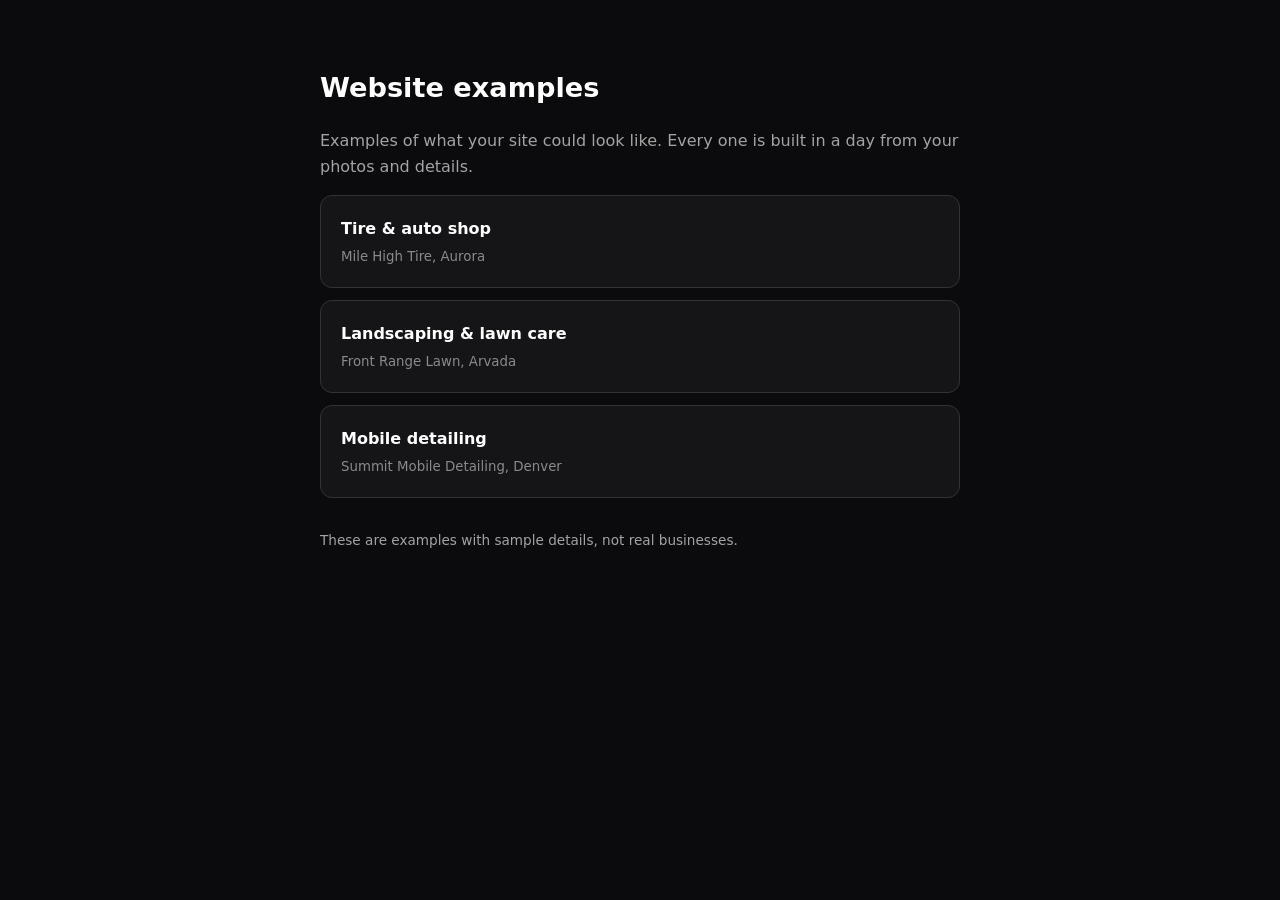
<file: index.html>
<!doctype html><html><head><meta charset="utf-8"><meta name="viewport" content="width=device-width,initial-scale=1"><meta name="robots" content="noindex"><title>Website examples by trade</title><style>body{margin:0;background:#0b0b0d;color:#fff;font:16px/1.6 system-ui}main{max-width:640px;margin:auto;padding:48px 22px}h1{font-size:1.7rem}p{color:#a3a3a3}a{display:block;margin:12px 0;padding:20px;border:1px solid #333;border-radius:12px;background:#151517;color:#fff;text-decoration:none;font-weight:600}a:hover{border-color:#ffcd2a}small{display:block;color:#8a8a8a;font-weight:400;margin-top:4px}</style></head><body><main><h1>Website examples</h1><p>Examples of what your site could look like. Every one is built in a day from your photos and details.</p><a href="tire/">Tire &amp; auto shop<small>Mile High Tire, Aurora</small></a><a href="landscaping/">Landscaping &amp; lawn care<small>Front Range Lawn, Arvada</small></a><a href="detailing/">Mobile detailing<small>Summit Mobile Detailing, Denver</small></a><p style="font-size:.85rem;margin-top:2rem">These are examples with sample details, not real businesses.</p></main></body></html>
</file>
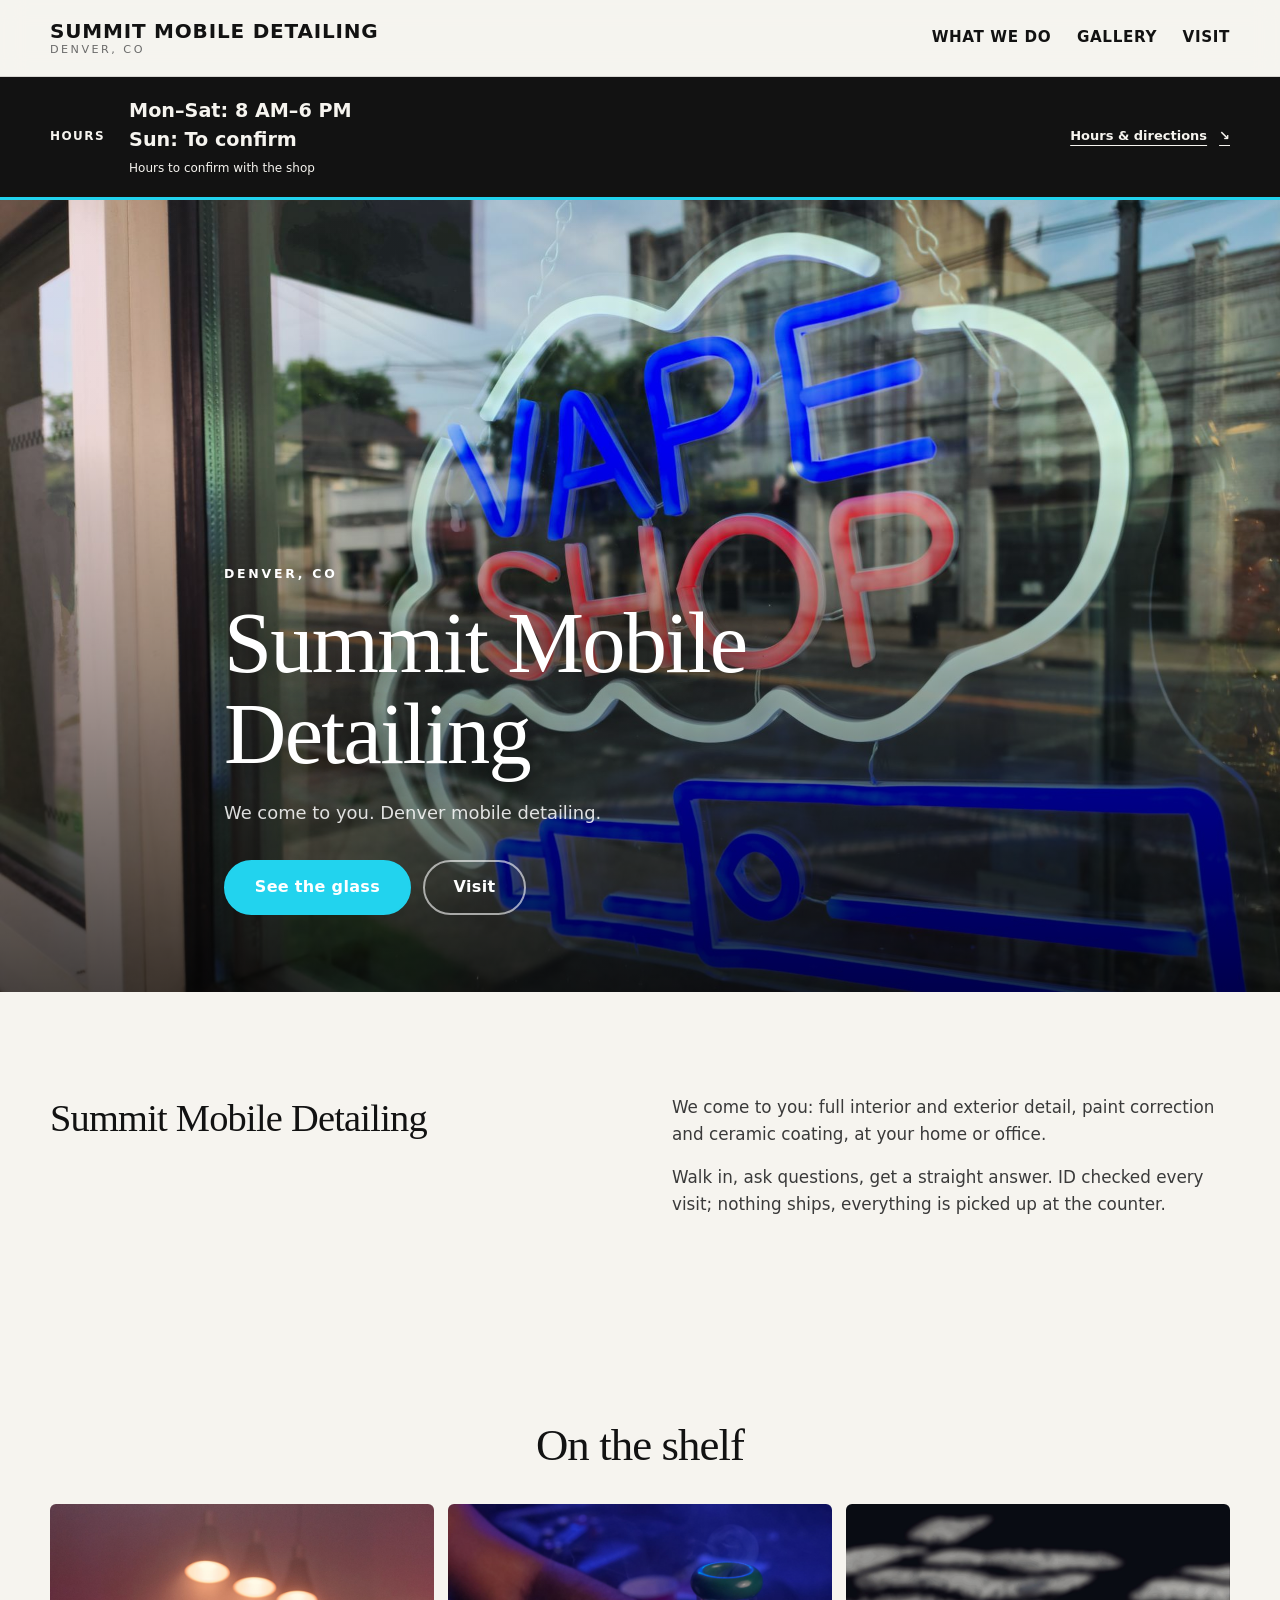
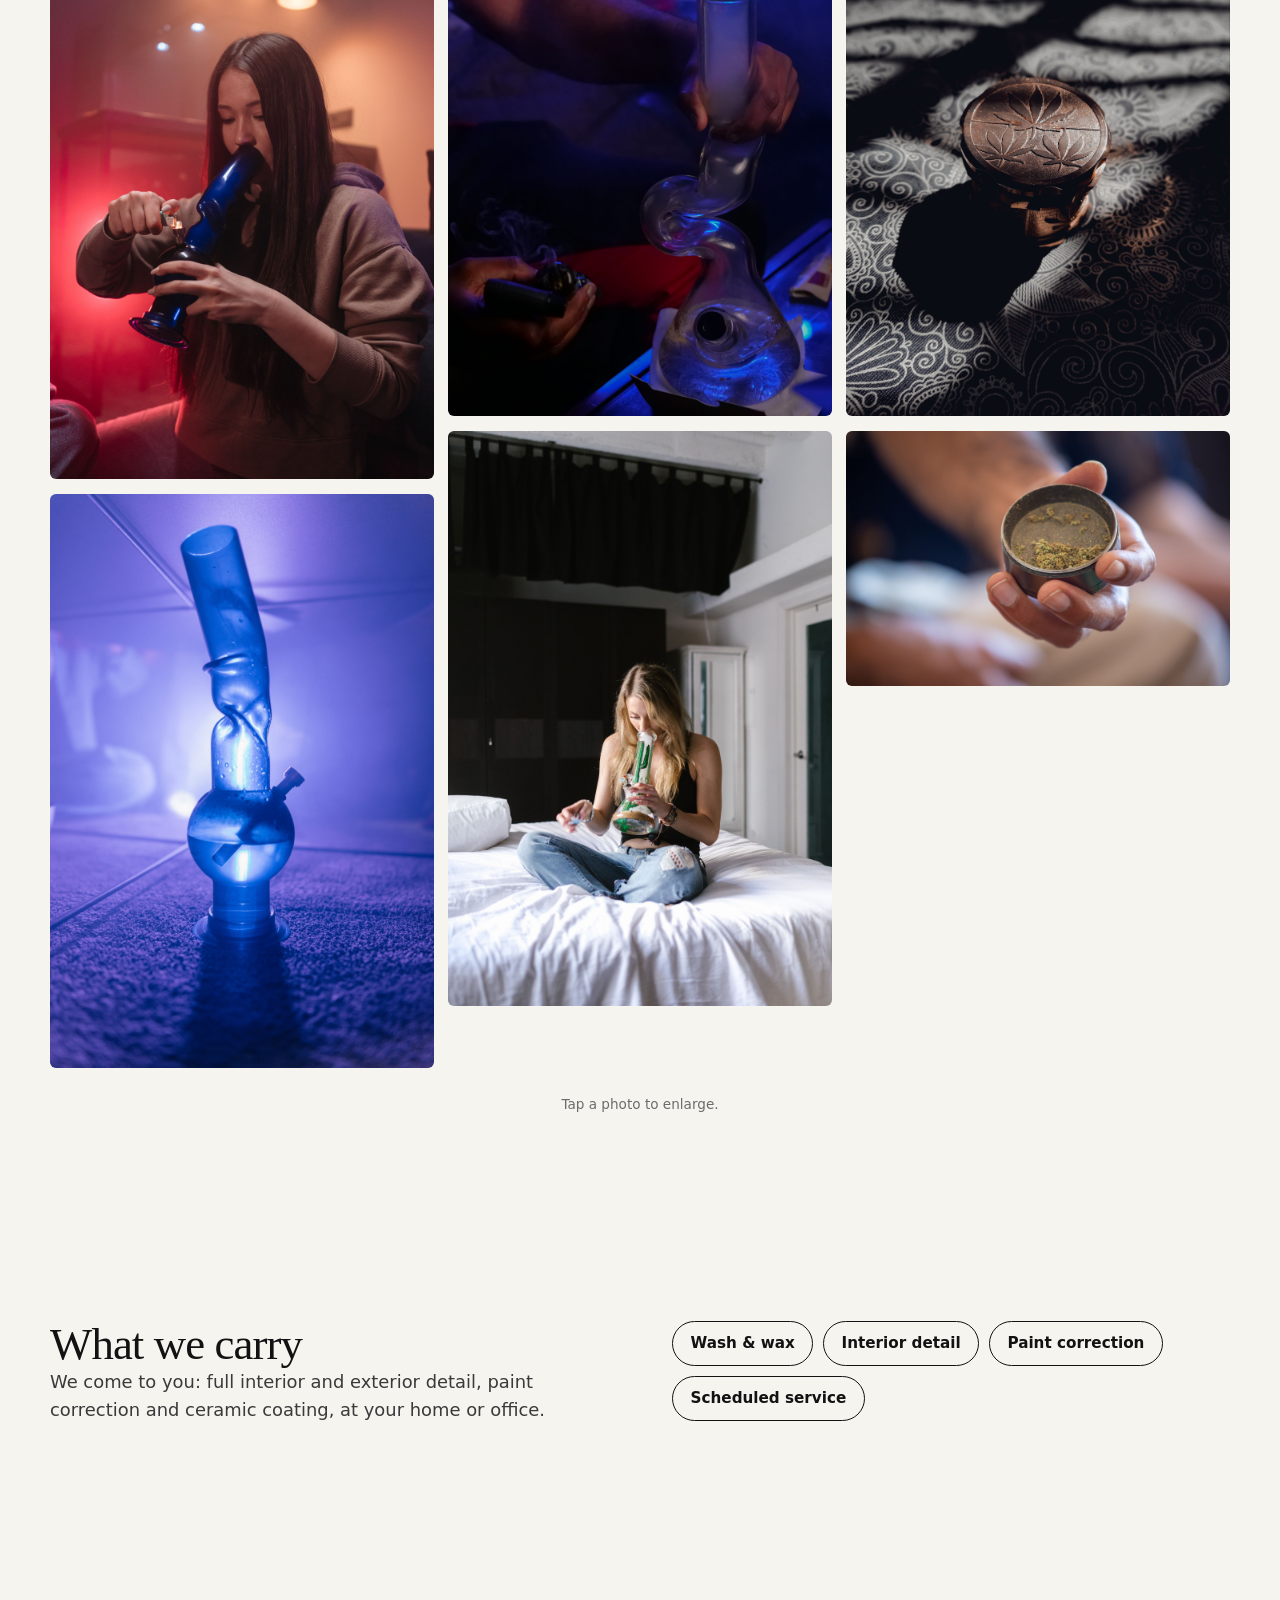
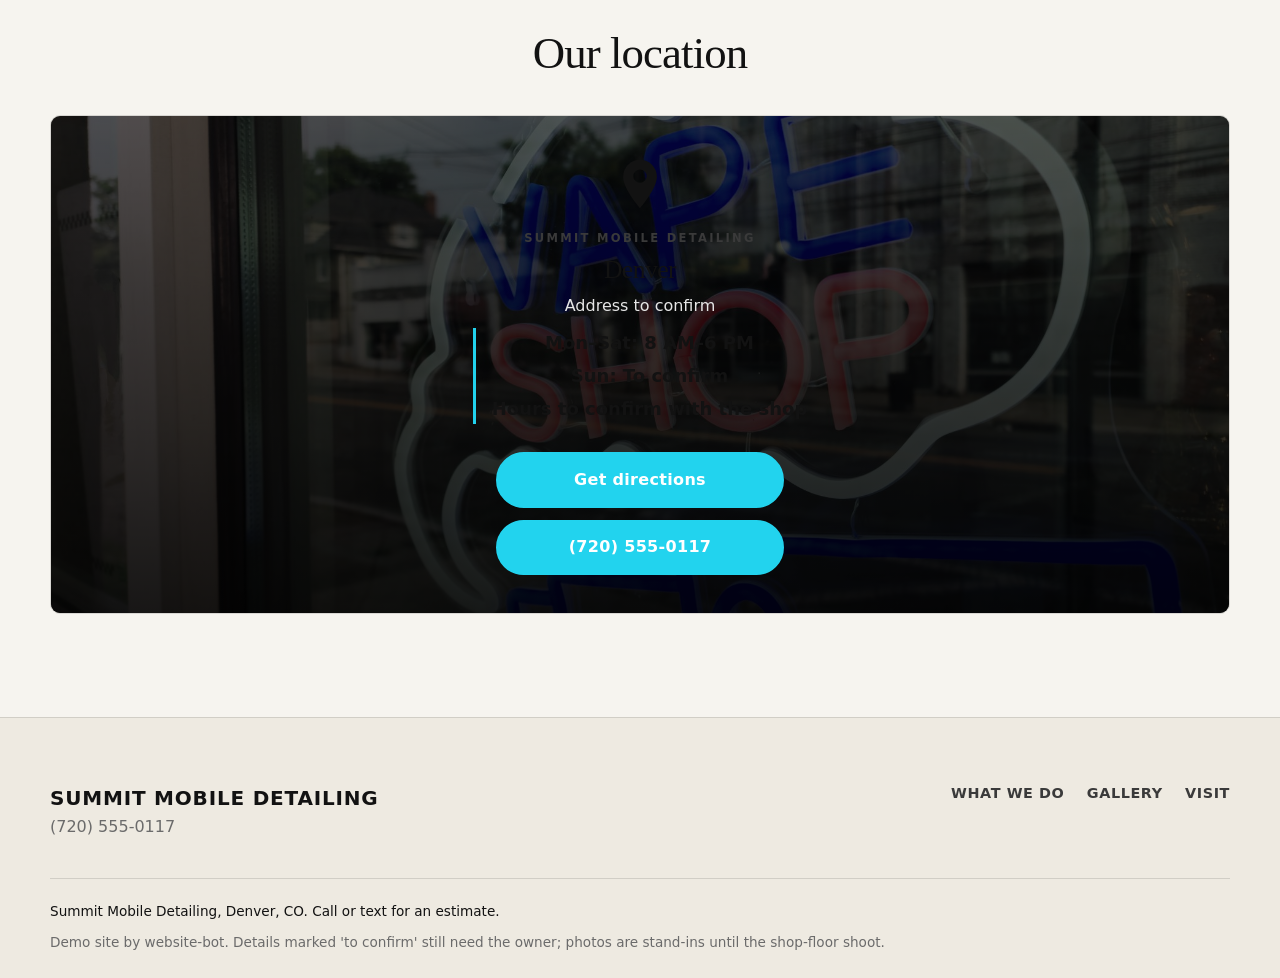
<file: detailing/index.html>
<!DOCTYPE html>
<html lang="en">
<head>
<meta charset="utf-8">
<meta name="viewport" content="width=device-width, initial-scale=1, viewport-fit=cover">
<title>Summit Mobile Detailing | Denver, CO</title>
<meta name="description" content="Summit Mobile Detailing in Denver, CO: We come to you: full interior and exterior detail, paint correction and ceramic coating, at your home or office.">
<link rel="canonical" href="https://demo-detail-demo.netlify.app/">
<meta property="og:title" content="Summit Mobile Detailing | Denver, CO">
<meta property="og:description" content="Summit Mobile Detailing in Denver, CO: We come to you: full interior and exterior detail, paint correction and ceramic coating, at your home or office.">
<meta property="og:type" content="website">
<meta property="og:url" content="https://demo-detail-demo.netlify.app/">
<meta property="og:image" content="images/stock/shop-interior-01.jpg">
<link rel="icon" href="favicon.svg" type="image/svg+xml">
<meta name="robots" content="noindex, nofollow">
<meta name="theme-color" content="#000000">
<link rel="stylesheet" href="styles.css?v=1790123920">
<script type="application/ld+json">{"@context": "https://schema.org", "@type": "LocalBusiness", "name": "Summit Mobile Detailing", "url": "https://demo-detail-demo.netlify.app", "description": "Summit Mobile Detailing in Denver, CO: We come to you: full interior and exterior detail, paint correction and ceramic coating, at your home or office.", "address": {"@type": "PostalAddress", "streetAddress": "", "addressLocality": "Denver", "addressRegion": "CO", "addressCountry": "US"}, "telephone": "(720) 555-0117"}</script>
</head>
<body data-page="home">
<a class="skip" href="#main">Skip to content</a>

<header class="site-header">
<div class="wrap">
<a class="brand" href="index.html"><span class="brand-name">Summit Mobile Detailing</span><span class="brand-loc">Denver, CO</span></a>
<button class="menu-btn" aria-expanded="false" aria-controls="nav" aria-label="Menu"><span></span><span></span><span></span></button>
<nav class="nav" id="nav" aria-label="Main"><button class="close-btn" type="button">Close</button><a href="#sell">What we do</a><a href="#gallery">Gallery</a><a href="#visit">Visit</a></nav>
</div>
</header>
<main id="main">
<aside class="hours-banner" aria-label="Store hours">
<div class="wrap hours-banner__inner"><p class="hours-banner__label">Hours</p>
<div class="hours-banner__schedules"><div class="hours-banner__schedule"><ul><li>Mon–Sat: 8 AM–6 PM</li><li>Sun: To confirm</li><li class="hours-banner__note">Hours to confirm with the shop</li></ul></div></div>
<a class="hours-banner__link" href="#visit">Hours &amp; directions <span aria-hidden="true">↘</span></a></div></aside>
<section class="hero hero--photo">
<img class="hero-bg" src="images/stock/shop-interior-01.jpg" alt="Glass on the shelf at Summit Mobile Detailing" fetchpriority="high">
<div class="hero-inner hero-inner--left"><p class="kicker">Denver, CO</p><h1>Summit Mobile Detailing</h1><p class="lede">We come to you. Denver mobile detailing.</p>
<div class="actions"><a class="btn" href="#gallery">See the glass</a><a class="btn btn--ghost" href="#visit">Visit</a></div></div>
</section><section class="section statement" id="about"><div class="wrap two"><h2>Summit Mobile Detailing</h2><div><p>We come to you: full interior and exterior detail, paint correction and ceramic coating, at your home or office.</p><p>Walk in, ask questions, get a straight answer. ID checked every visit; nothing ships, everything is picked up at the counter.</p></div></div></section><section class="section" id="gallery"><div class="wrap"><h2 class="center">On the shelf</h2>
<div class="masonry"><figure class="m-cell"><a href="images/stock/glass-01.jpg" data-light><img src="images/stock/glass-01.jpg" alt="Summit Mobile Detailing glass 1" loading="lazy" width="900" height="1100"></a></figure><figure class="m-cell"><a href="images/stock/glass-02.jpg" data-light><img src="images/stock/glass-02.jpg" alt="Summit Mobile Detailing glass 2" loading="lazy" width="900" height="700"></a></figure><figure class="m-cell"><a href="images/stock/glass-03.jpg" data-light><img src="images/stock/glass-03.jpg" alt="Summit Mobile Detailing glass 3" loading="lazy" width="900" height="700"></a></figure><figure class="m-cell"><a href="images/stock/glass-04.jpg" data-light><img src="images/stock/glass-04.jpg" alt="Summit Mobile Detailing glass 4" loading="lazy" width="900" height="1100"></a></figure><figure class="m-cell"><a href="images/stock/accessories-01.jpg" data-light><img src="images/stock/accessories-01.jpg" alt="Summit Mobile Detailing glass 5" loading="lazy" width="900" height="700"></a></figure><figure class="m-cell"><a href="images/stock/accessories-02.jpg" data-light><img src="images/stock/accessories-02.jpg" alt="Summit Mobile Detailing glass 6" loading="lazy" width="900" height="700"></a></figure></div><p class="note center">Tap a photo to enlarge.</p></div></section>
<dialog class="lightbox" id="lightbox"><button type="button" class="lb-close" aria-label="Close">×</button><img alt="Enlarged gallery photo"></dialog><section class="section" id="sell"><div class="wrap two"><div><h2>What we carry</h2><p class="lede">We come to you: full interior and exterior detail, paint correction and ceramic coating, at your home or office.</p></div><ul class="cat-chips"><li>Wash &amp; wax</li><li>Interior detail</li><li>Paint correction</li><li>Scheduled service</li></ul></div></section><section class="section" id="visit"><div class="wrap">
<h2 class="center">Our location</h2>
<div class="locs"><article class="loc"><div class="loc-bg" style="background-image:url('images/stock/shop-interior-01.jpg')" aria-hidden="true"></div>
<div class="loc-body"><svg class="pin" viewBox="0 0 24 24" fill="currentColor" aria-hidden="true"><path d="M12 2a7 7 0 0 0-7 7c0 5 7 13 7 13s7-8 7-13a7 7 0 0 0-7-7zm0 9.5A2.5 2.5 0 1 1 12 6a2.5 2.5 0 0 1 0 5.5z"/></svg><p class="eyebrow">Summit Mobile Detailing</p><h3>Denver</h3><p class="addr muted">Address to confirm</p><div class="hours"><p>Mon–Sat: 8 AM–6 PM</p><p>Sun: To confirm</p><p>Hours to confirm with the shop</p></div>
<div class="actions"><a class="btn" href="https://www.google.com/maps/search/?api=1&query=Summit+Mobile+Detailing+Denver+CO" rel="noopener" target="_blank">Get directions</a><a class="btn" href="tel:7205550117">(720) 555-0117</a></div></div></article></div>
</div></section></main>
<footer class="site-footer">
<div class="wrap foot-grid">
<div><p class="brand-name">Summit Mobile Detailing</p><p class="muted">(720) 555-0117</p></div>
<nav class="foot-links" aria-label="Footer"><a href="index.html#sell">What we do</a><a href="index.html#gallery">Gallery</a><a href="index.html#visit">Visit</a></nav>
</div>
<div class="wrap legal"><p class="small">Summit Mobile Detailing, Denver, CO. Call or text for an estimate.</p><p class="small muted">Demo site by website-bot. Details marked &#x27;to confirm&#x27; still need the owner; photos are stand-ins until the shop-floor shoot.</p></div>
</footer>
<div class="callbar"><a class="btn btn--ghost" href="https://www.google.com/maps/search/?api=1&query=Summit+Mobile+Detailing+Denver+CO" rel="noopener" target="_blank">Directions</a><a class="btn" href="tel:7205550117">Call</a></div>
<script src="site.js?v=1790123920" defer></script>
</body>
</html>
</file>
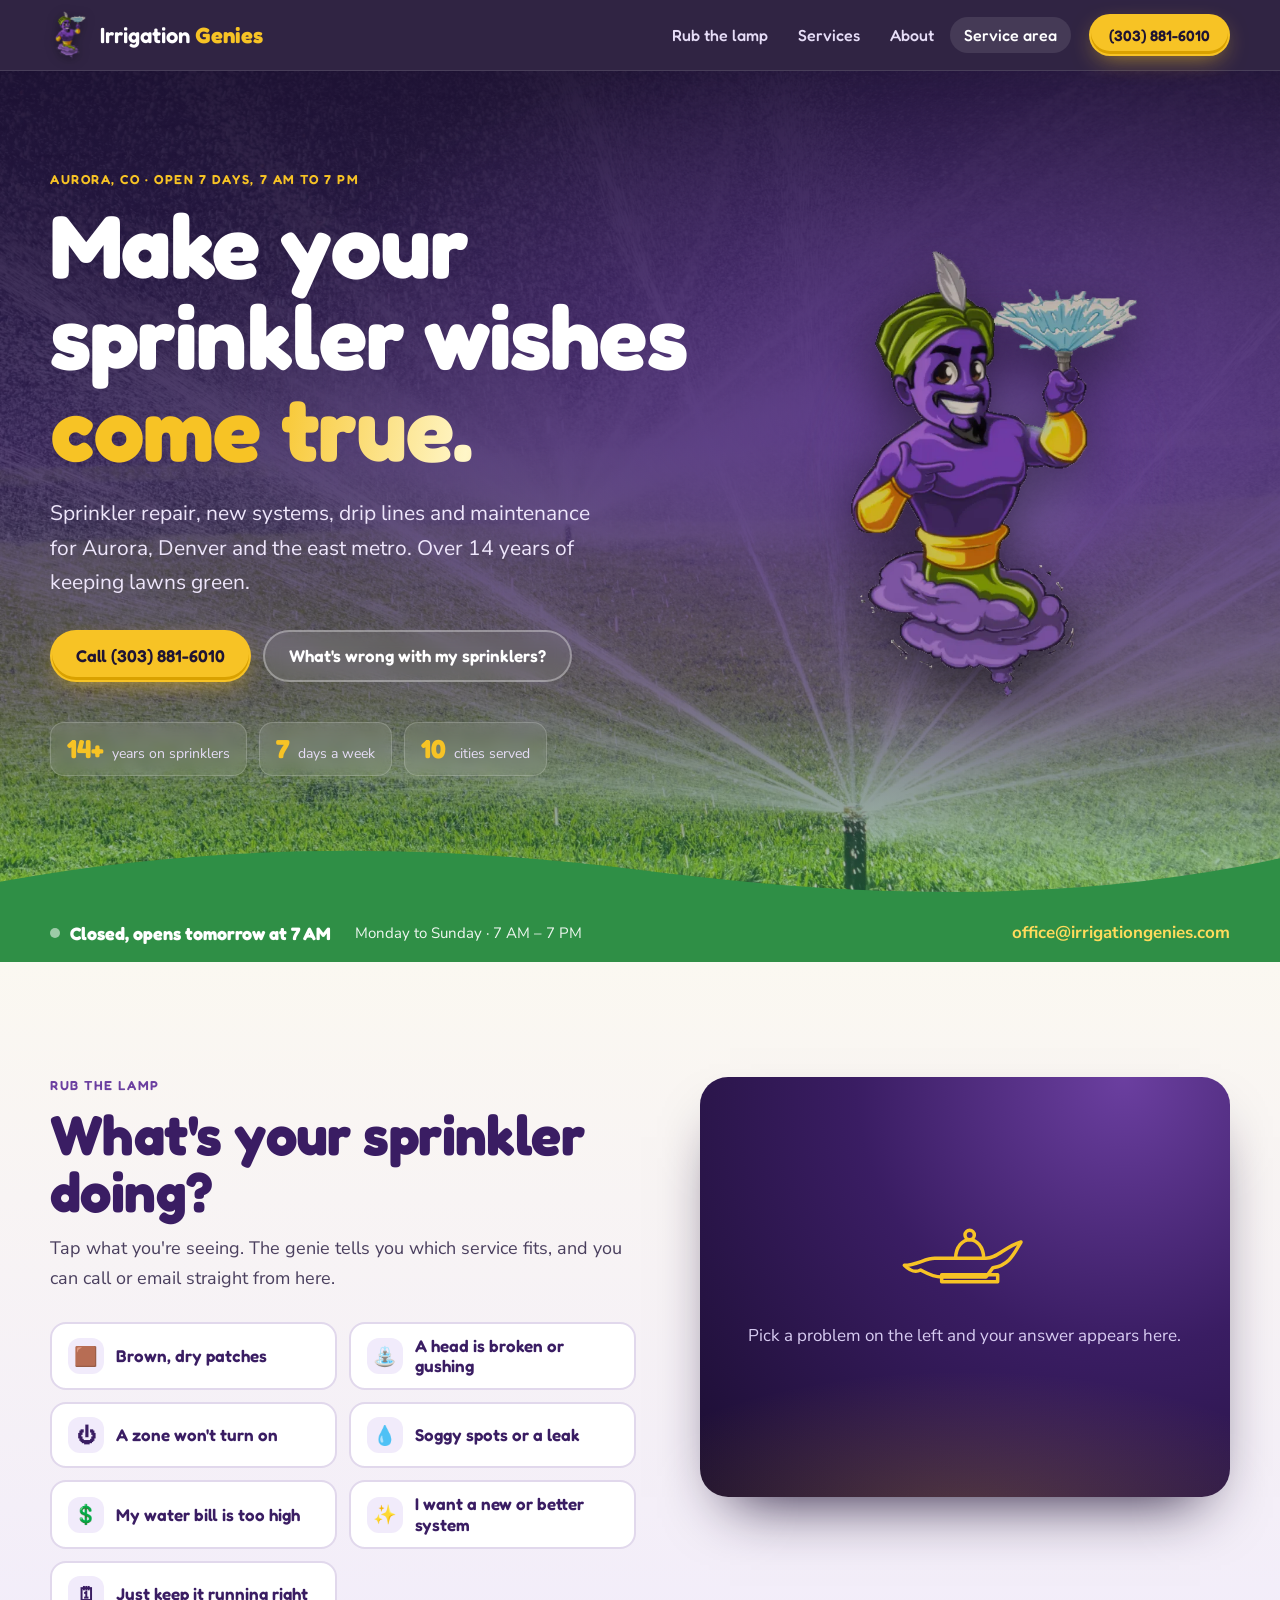
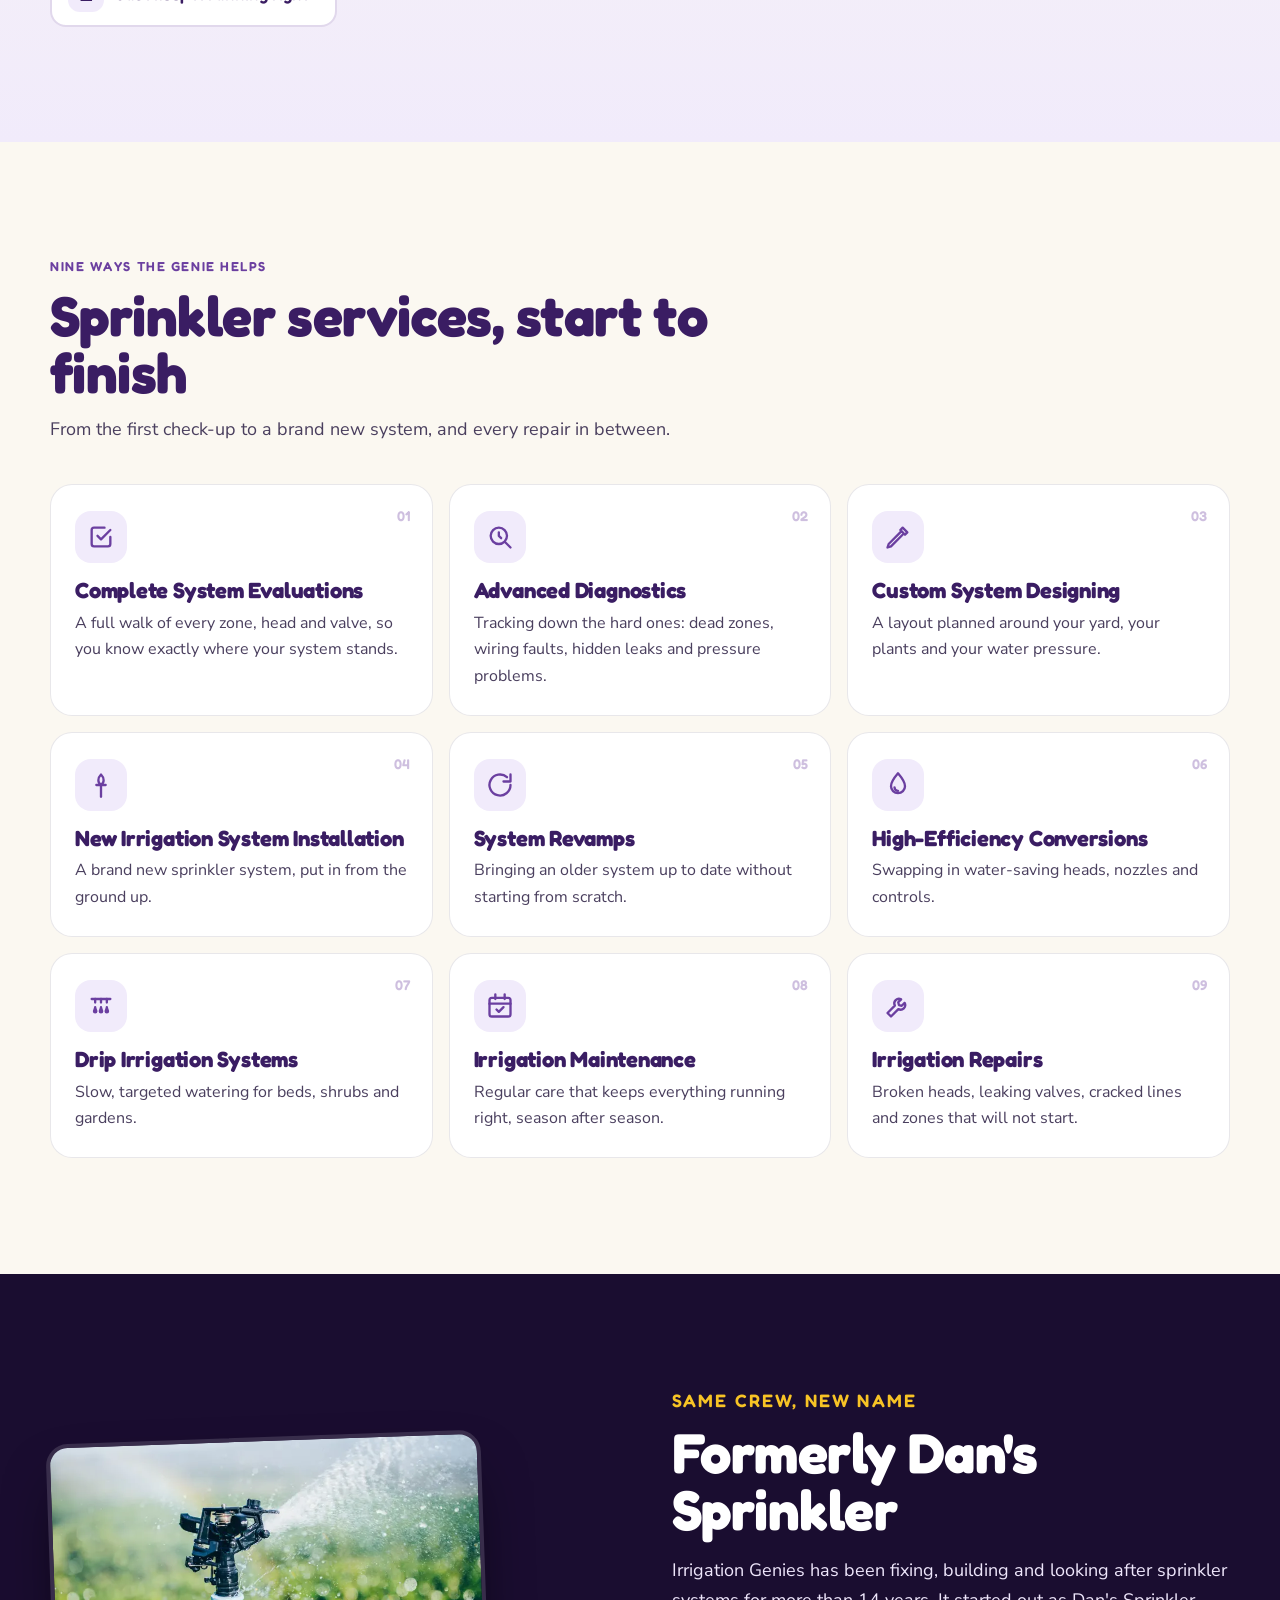
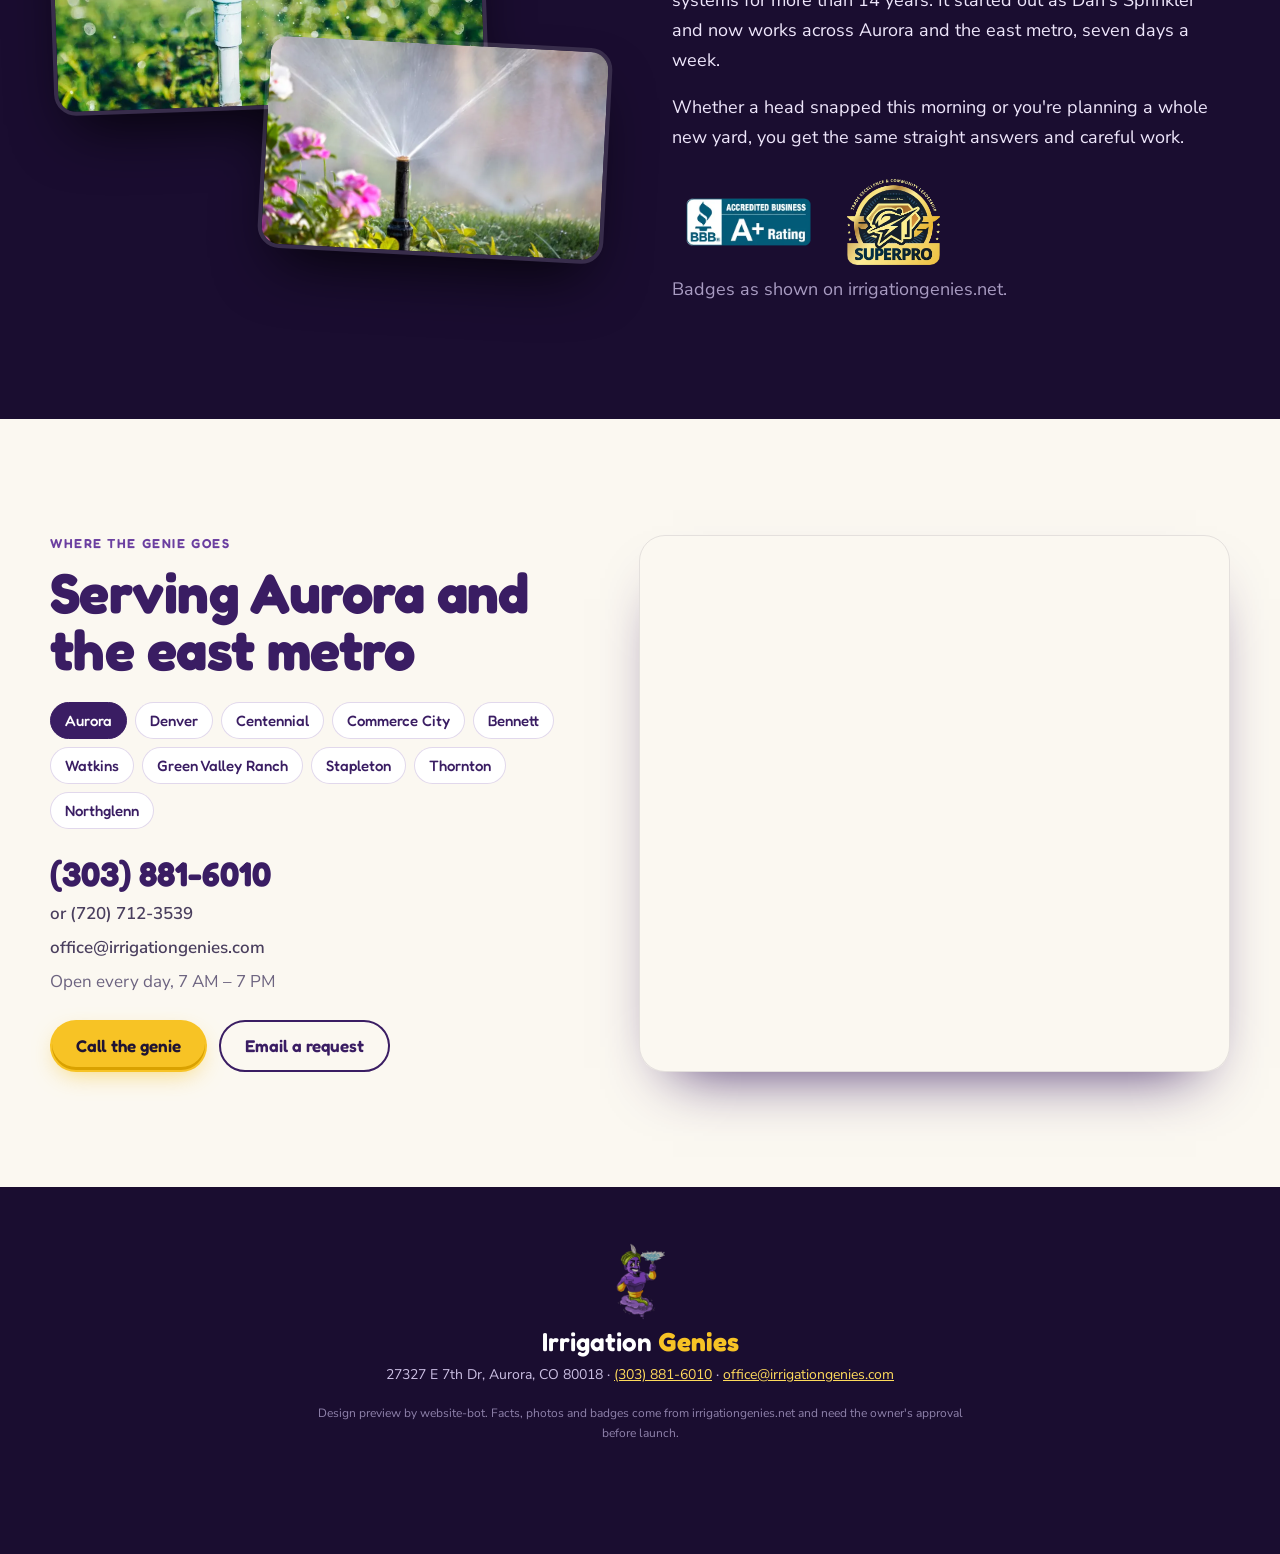
<file: irrigation-genies/index.html>
<!doctype html>
<html lang="en">
<head>
<meta charset="utf-8">
<meta name="viewport" content="width=device-width, initial-scale=1">
<title>Irrigation Genies | Sprinkler Repair &amp; Installation in Aurora, CO</title>
<meta name="description" content="Irrigation Genies: sprinkler repair, installation, drip systems and maintenance in Aurora, Denver and the east metro. Open 7 days, 7 AM to 7 PM. Call (303) 881-6010.">
<meta name="robots" content="noindex">
<meta name="theme-color" content="#3a1d63">
<meta property="og:title" content="Irrigation Genies | Make your sprinkler wishes come true">
<meta property="og:description" content="Sprinkler repair, installation and maintenance in Aurora and the east metro. Open 7 days.">
<meta property="og:image" content="images/spray-lawn.webp">
<link rel="icon" href="images/genie.webp">
<link rel="preload" href="fonts/Fredoka-0.woff2" as="font" type="font/woff2" crossorigin>
<link rel="stylesheet" href="fonts.css">
<link rel="stylesheet" href="styles.css">
<script type="application/ld+json">
{
  "@context": "https://schema.org",
  "@type": ["LocalBusiness", "HomeAndConstructionBusiness"],
  "name": "Irrigation Genies",
  "slogan": "Make Your Sprinkler Wishes Come True",
  "telephone": "+1-303-881-6010",
  "email": "office@irrigationgenies.com",
  "url": "https://www.irrigationgenies.net/",
  "address": {"@type": "PostalAddress", "streetAddress": "27327 E 7th Dr", "addressLocality": "Aurora", "addressRegion": "CO", "postalCode": "80018", "addressCountry": "US"},
  "areaServed": ["Aurora", "Denver", "Centennial", "Commerce City", "Bennett", "Watkins", "Green Valley Ranch", "Stapleton", "Thornton", "Northglenn"],
  "openingHoursSpecification": [{"@type": "OpeningHoursSpecification", "dayOfWeek": ["Monday","Tuesday","Wednesday","Thursday","Friday","Saturday","Sunday"], "opens": "07:00", "closes": "19:00"}]
}
</script>
</head>
<body>
<a class="skip" href="#main">Skip to content</a>

<header class="top" id="top">
  <div class="wrap top__inner">
    <a class="brand" href="#main" aria-label="Irrigation Genies, back to top">
      <img src="images/genie.webp" alt="" width="44" height="53">
      <span>Irrigation <b>Genies</b></span>
    </a>
    <nav class="nav" aria-label="Main">
      <a href="#wish">Rub the lamp</a>
      <a href="#services">Services</a>
      <a href="#about">About</a>
      <a href="#area">Service area</a>
    </nav>
    <a class="btn btn--gold btn--sm" href="tel:+13038816010">(303) 881-6010</a>
  </div>
</header>

<main id="main">

<section class="hero" aria-labelledby="hero-title">
  <div class="hero__bg" aria-hidden="true">
    <img src="images/spray-lawn.webp" srcset="images/spray-lawn-800.webp 800w, images/spray-lawn.webp 1920w" sizes="100vw" alt="" width="1920" height="1080" fetchpriority="high">
  </div>
  <div class="wrap hero__inner">
    <div class="hero__copy">
      <p class="eyebrow">Aurora, CO · Open 7 days, 7 AM to 7 PM</p>
      <h1 id="hero-title">Make your sprinkler wishes <span class="shine">come true.</span></h1>
      <p class="hero__lede">Sprinkler repair, new systems, drip lines and maintenance for Aurora, Denver and the east metro. Over 14 years of keeping lawns green.</p>
      <div class="hero__cta">
        <a class="btn btn--gold" href="tel:+13038816010">Call (303) 881-6010</a>
        <a class="btn btn--ghost" href="#wish">What's wrong with my sprinklers?</a>
      </div>
      <ul class="trust" aria-label="Why homeowners call">
        <li><b>14+</b><span>years on sprinklers</span></li>
        <li><b>7</b><span>days a week</span></li>
        <li><b>10</b><span>cities served</span></li>
      </ul>
    </div>
    <div class="hero__genie" aria-hidden="true">
      <div class="aura"></div>
      <img src="images/genie.webp" alt="" width="646" height="777">
      <span class="drop d1"></span><span class="drop d2"></span><span class="drop d3"></span><span class="drop d4"></span><span class="drop d5"></span>
    </div>
  </div>
  <svg class="hero__wave" viewBox="0 0 1440 90" preserveAspectRatio="none" aria-hidden="true"><path d="M0 60 C 240 10 480 10 720 45 S 1200 90 1440 30 V90 H0Z"/></svg>
</section>

<div class="band" role="region" aria-label="Hours">
  <div class="wrap band__inner">
    <span class="band__status" data-band><i class="dot"></i><b>Checking hours…</b></span>
    <span class="band__hours">Monday to Sunday · 7 AM – 7 PM</span>
    <a class="band__link" href="mailto:office@irrigationgenies.com">office@irrigationgenies.com</a>
  </div>
</div>

<section class="section wish" id="wish" aria-labelledby="wish-title">
  <div class="wrap wish__inner">
    <div class="wish__head">
      <p class="eyebrow">Rub the lamp</p>
      <h2 id="wish-title">What's your sprinkler doing?</h2>
      <p class="lede">Tap what you're seeing. The genie tells you which service fits, and you can call or email straight from here.</p>
      <div class="wishes" role="radiogroup" aria-label="Sprinkler problem" data-wishes></div>
    </div>
    <div class="lamp" data-lamp aria-live="polite">
      <div class="lamp__empty">
        <svg class="lamp__icon" viewBox="0 0 120 70" aria-hidden="true"><path d="M8 50c10 0 18-6 26-6h44c10 0 16-10 30-14-6 10-10 20-24 22l-6 8H40c-8 0-14-4-18-6-4 2-8 2-14-4z"/><path d="M52 44c0-10 6-16 12-16s12 6 12 16"/><circle cx="64" cy="24" r="4"/><path d="M40 58h48v6H40z"/></svg>
        <p>Pick a problem on the left and your answer appears here.</p>
      </div>
    </div>
  </div>
</section>

<section class="section services" id="services" aria-labelledby="svc-title">
  <div class="wrap">
    <header class="head">
      <p class="eyebrow">Nine ways the genie helps</p>
      <h2 id="svc-title">Sprinkler services, start to finish</h2>
      <p class="lede">From the first check-up to a brand new system, and every repair in between.</p>
    </header>
    <ol class="svc" data-services></ol>
  </div>
</section>

<section class="section about" id="about" aria-labelledby="about-title">
  <div class="wrap about__inner">
    <div class="about__photos">
      <figure class="ph ph--a"><img src="images/spray-rotor-800.webp" alt="A rotor sprinkler head spraying over a green lawn" width="800" height="450" loading="lazy"></figure>
      <figure class="ph ph--b"><img src="images/spray-flowers-800.webp" alt="A pop-up sprinkler watering pink flowers" width="800" height="450" loading="lazy"></figure>
    </div>
    <div class="about__copy">
      <p class="eyebrow">Same crew, new name</p>
      <h2 id="about-title">Formerly Dan's Sprinkler</h2>
      <p>Irrigation Genies has been fixing, building and looking after sprinkler systems for more than 14 years. It started out as Dan's Sprinkler and now works across Aurora and the east metro, seven days a week.</p>
      <p>Whether a head snapped this morning or you're planning a whole new yard, you get the same straight answers and careful work.</p>
      <div class="badges">
        <img src="images/badge-bbb.webp" alt="BBB Accredited Business, A+ rating" width="400" height="225" loading="lazy">
        <img src="images/badge-superpro.webp" alt="Housecall Pro Super Pro 2023 seal" width="360" height="331" loading="lazy">
      </div>
      <p class="note">Badges as shown on irrigationgenies.net.</p>
    </div>
  </div>
</section>

<section class="section area" id="area" aria-labelledby="area-title">
  <div class="wrap area__inner">
    <div>
      <p class="eyebrow">Where the genie goes</p>
      <h2 id="area-title">Serving Aurora and the east metro</h2>
      <ul class="cities">
        <li>Aurora</li><li>Denver</li><li>Centennial</li><li>Commerce City</li><li>Bennett</li><li>Watkins</li><li>Green Valley Ranch</li><li>Stapleton</li><li>Thornton</li><li>Northglenn</li>
      </ul>
      <div class="contact">
        <a class="contact__big" href="tel:+13038816010">(303) 881-6010</a>
        <a href="tel:+17207123539">or (720) 712-3539</a>
        <a href="mailto:office@irrigationgenies.com">office@irrigationgenies.com</a>
        <span>Open every day, 7 AM – 7 PM</span>
      </div>
      <div class="hero__cta">
        <a class="btn btn--gold" href="tel:+13038816010">Call the genie</a>
        <a class="btn btn--line" href="mailto:office@irrigationgenies.com?subject=Sprinkler%20service%20request">Email a request</a>
      </div>
    </div>
    <div class="map">
      <iframe title="Map of Aurora, Colorado, the center of the Irrigation Genies service area" src="https://www.google.com/maps?q=Aurora,+CO&amp;z=10&amp;output=embed" loading="lazy" referrerpolicy="no-referrer-when-downgrade"></iframe>
    </div>
  </div>
</section>

</main>

<footer class="foot">
  <div class="wrap foot__inner">
    <img src="images/genie.webp" alt="" width="80" height="96" loading="lazy">
    <p class="foot__name">Irrigation <b>Genies</b></p>
    <p>27327 E 7th Dr, Aurora, CO 80018 · <a href="tel:+13038816010">(303) 881-6010</a> · <a href="mailto:office@irrigationgenies.com">office@irrigationgenies.com</a></p>
    <p class="foot__demo">Design preview by website-bot. Facts, photos and badges come from irrigationgenies.net and need the owner's approval before launch.</p>
  </div>
</footer>

<nav class="dock" aria-label="Quick actions">
  <a href="tel:+13038816010"><b aria-hidden="true">☎</b>Call</a>
  <a href="#wish"><b aria-hidden="true">✦</b>Rub the lamp</a>
  <a href="mailto:office@irrigationgenies.com"><b aria-hidden="true">✉</b>Email</a>
</nav>

<script src="app.js" defer></script>
</body>
</html>
</file>
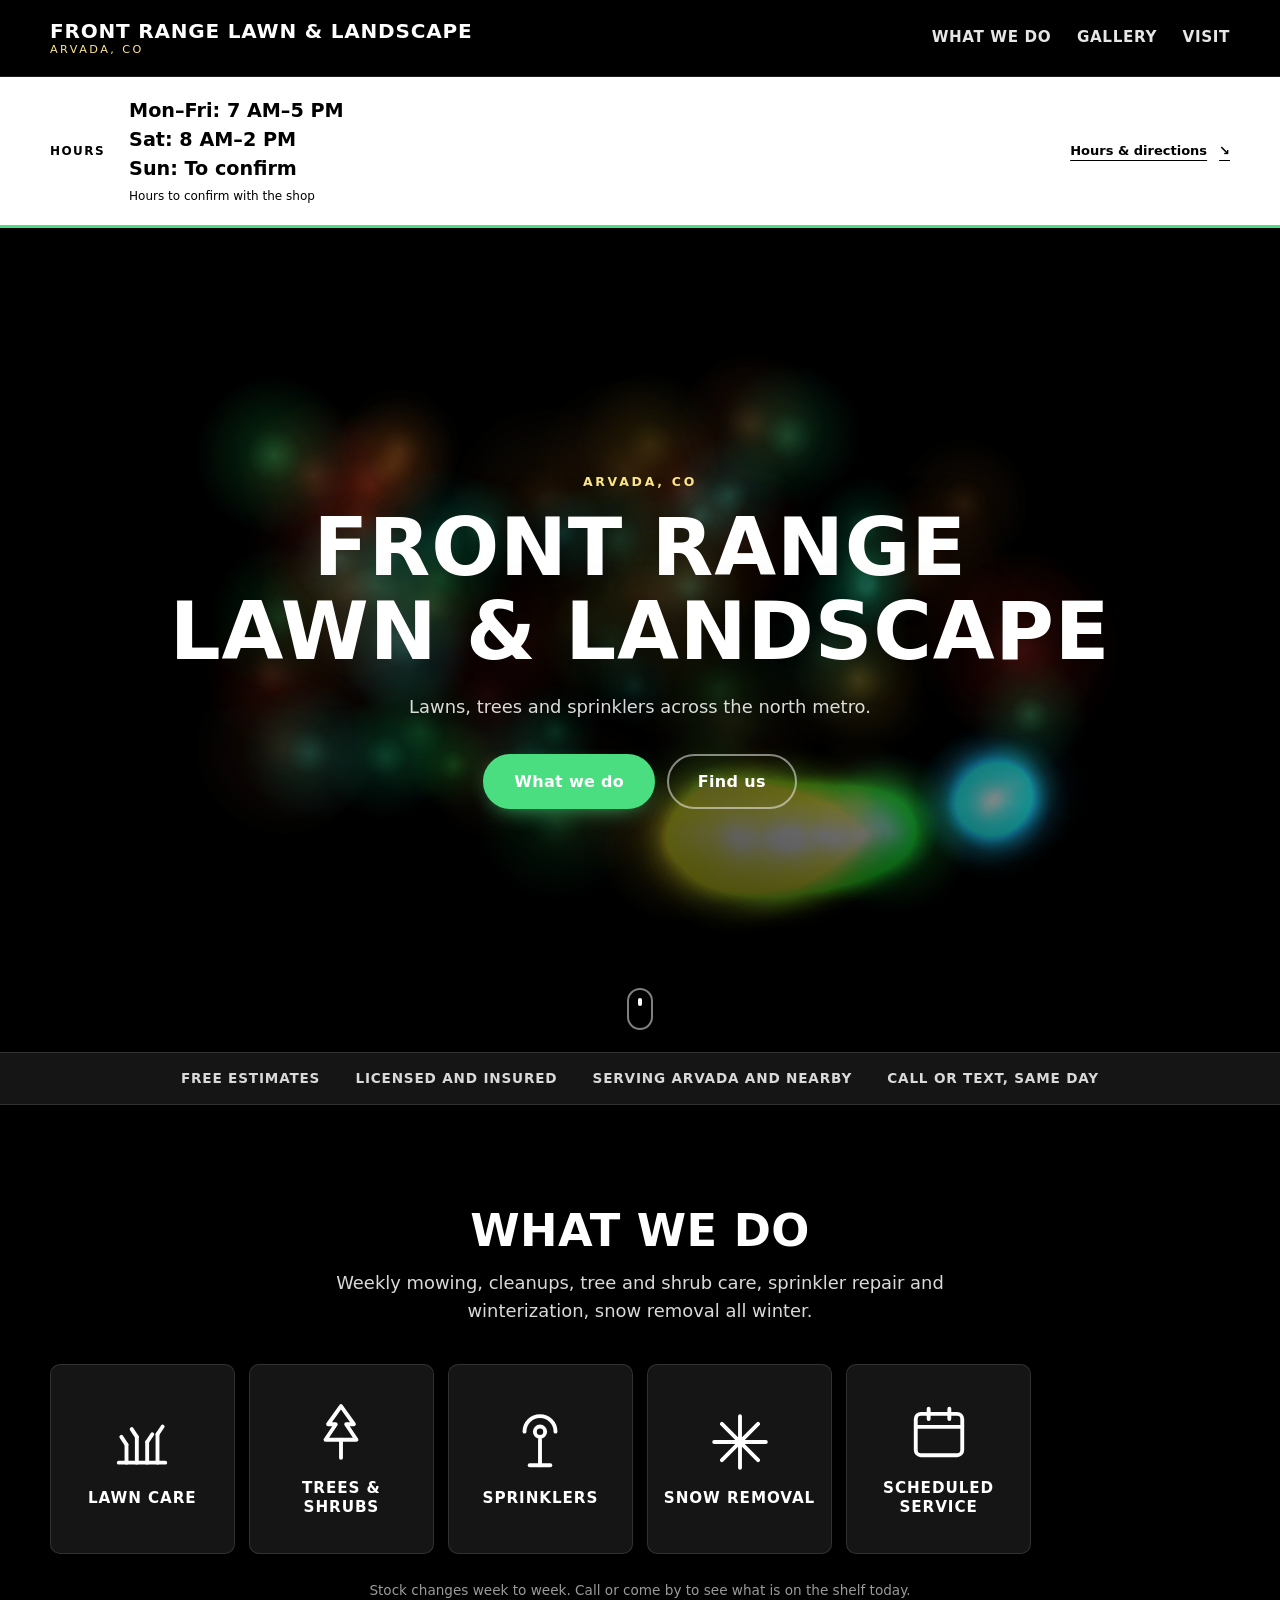
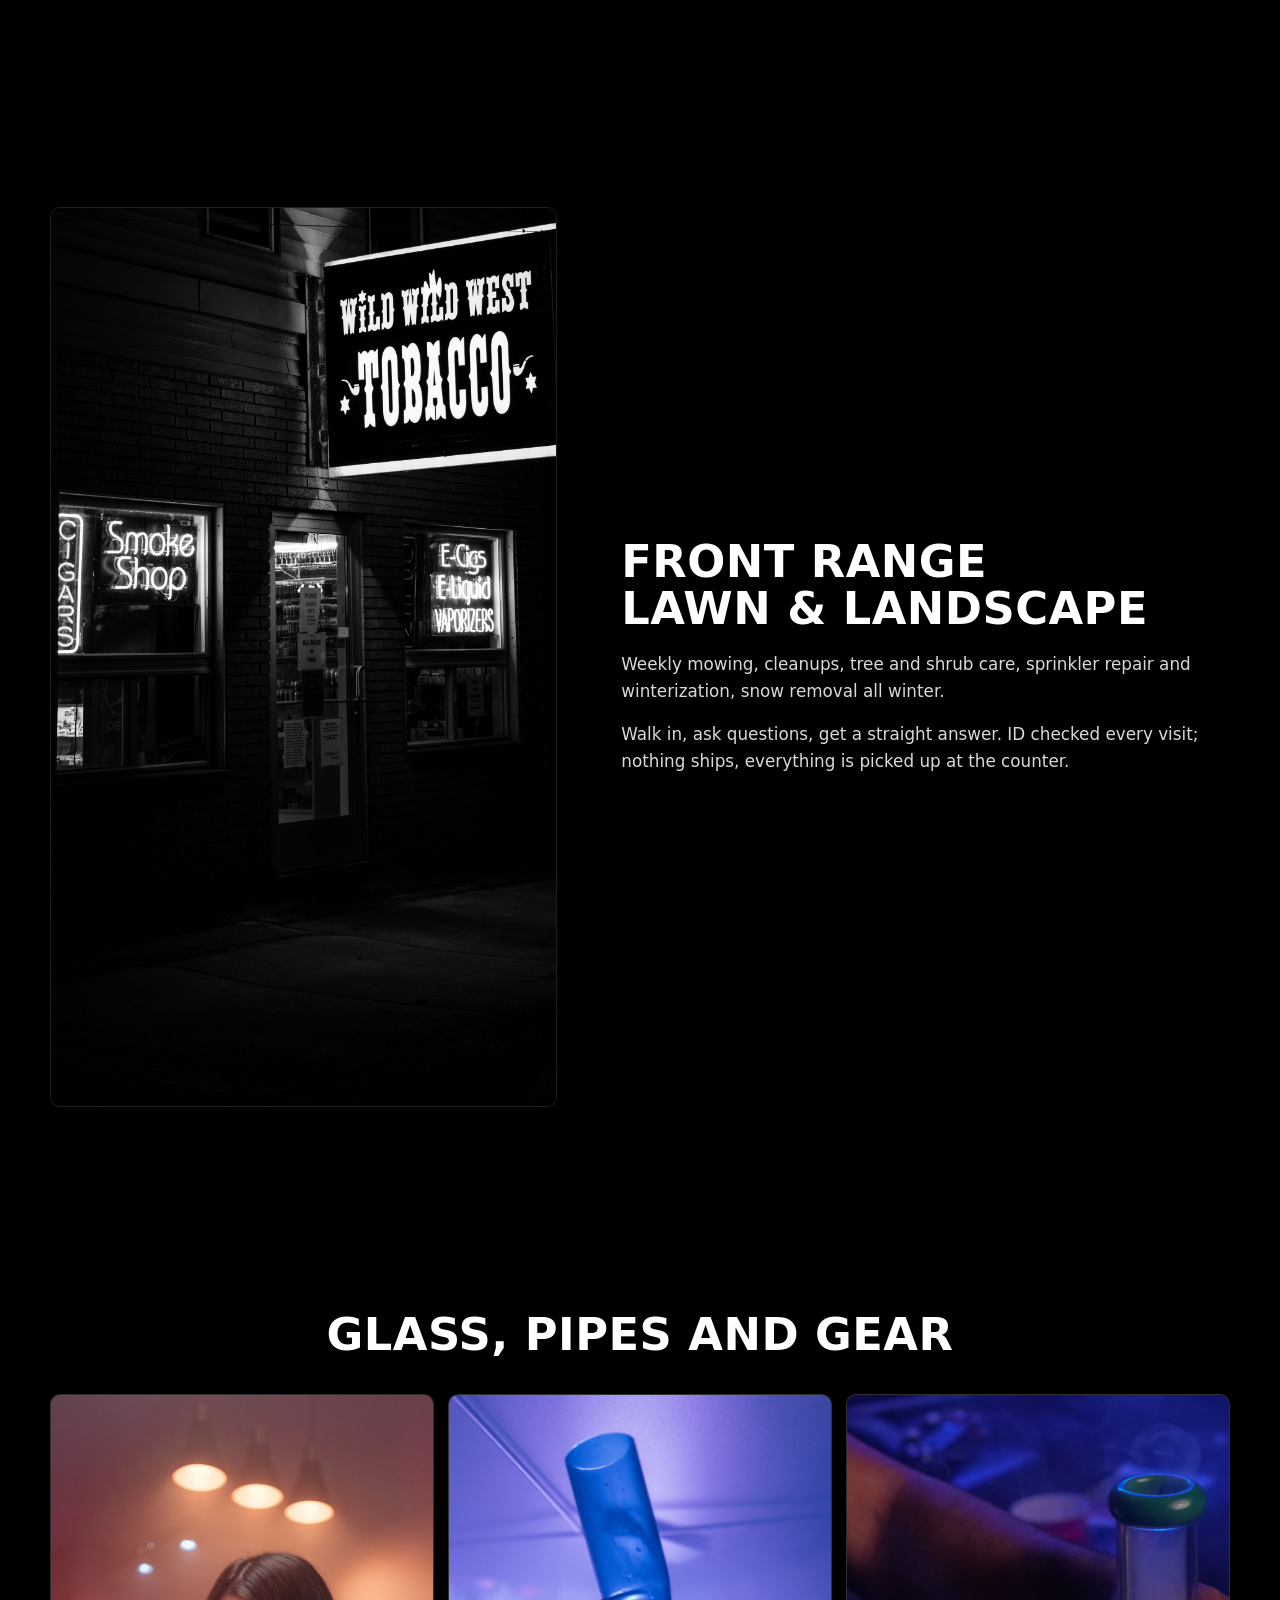
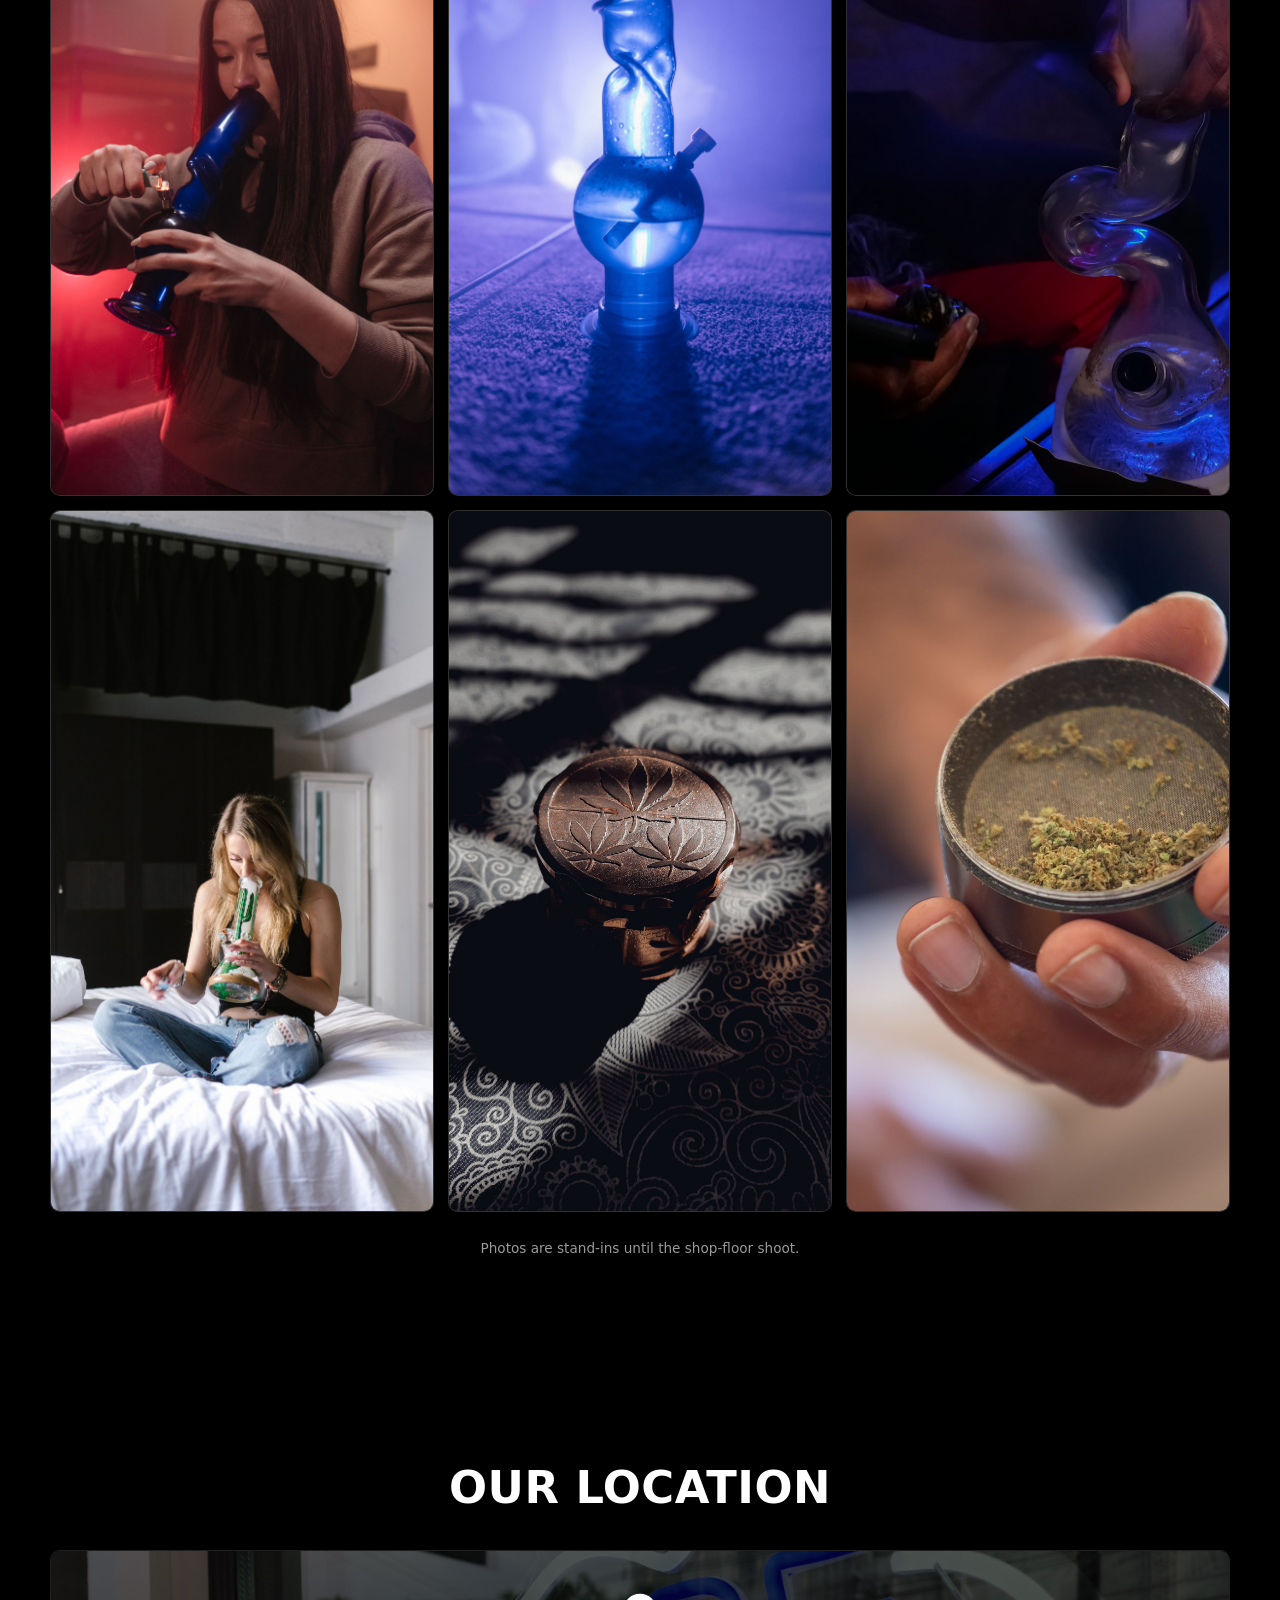
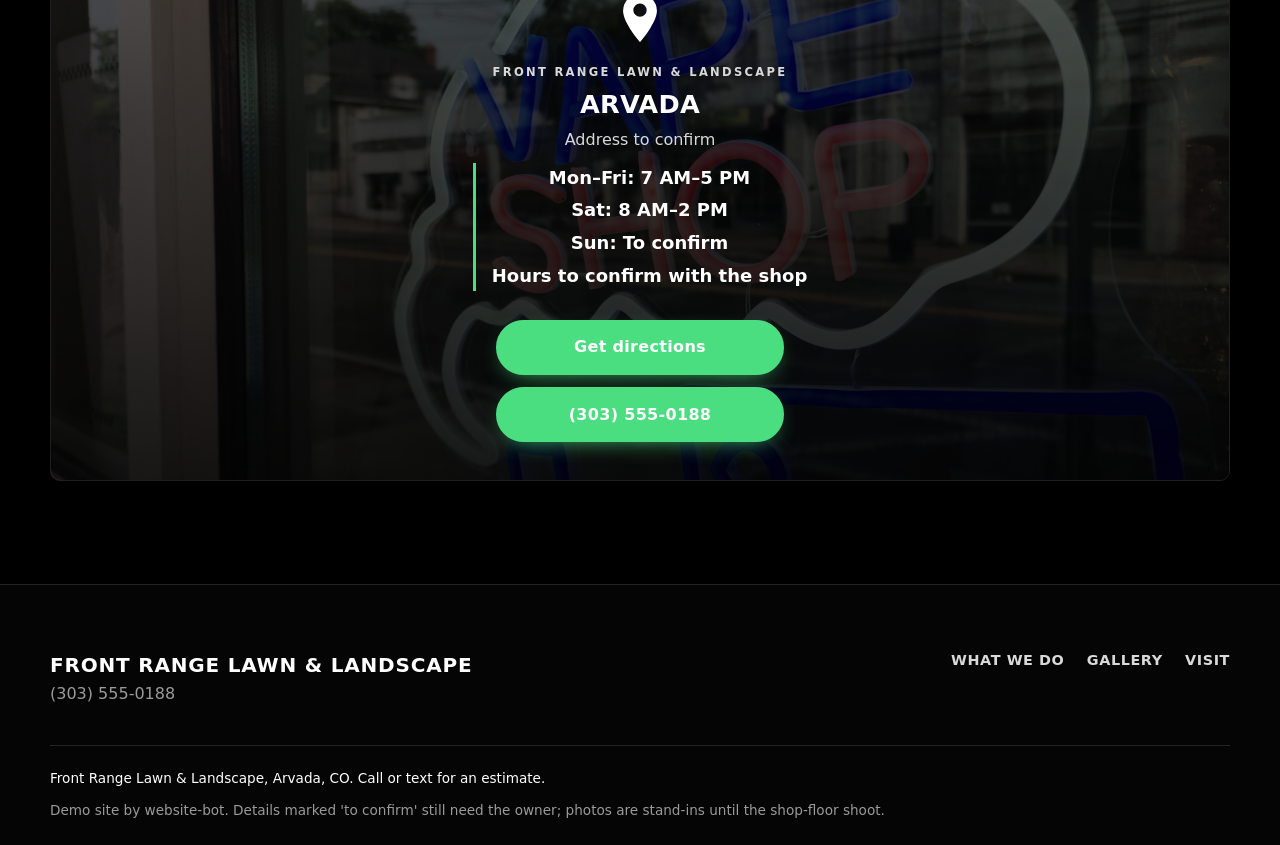
<file: landscaping/index.html>
<!DOCTYPE html>
<html lang="en">
<head>
<meta charset="utf-8">
<meta name="viewport" content="width=device-width, initial-scale=1, viewport-fit=cover">
<title>Front Range Lawn &amp; Landscape | Arvada, CO</title>
<meta name="description" content="Front Range Lawn &amp; Landscape in Arvada, CO: Weekly mowing, cleanups, tree and shrub care, sprinkler repair and winterization, snow removal all winter.">
<link rel="canonical" href="https://demo-landscape-demo.netlify.app/">
<meta property="og:title" content="Front Range Lawn &amp; Landscape | Arvada, CO">
<meta property="og:description" content="Front Range Lawn &amp; Landscape in Arvada, CO: Weekly mowing, cleanups, tree and shrub care, sprinkler repair and winterization, snow removal all winter.">
<meta property="og:type" content="website">
<meta property="og:url" content="https://demo-landscape-demo.netlify.app/">
<meta property="og:image" content="images/stock/shop-interior-01.jpg">
<link rel="icon" href="favicon.svg" type="image/svg+xml">
<meta name="robots" content="noindex, nofollow">
<meta name="theme-color" content="#000000">
<link rel="stylesheet" href="styles.css?v=1790123920">
<script type="application/ld+json">{"@context": "https://schema.org", "@type": "LocalBusiness", "name": "Front Range Lawn & Landscape", "url": "https://demo-landscape-demo.netlify.app", "description": "Front Range Lawn & Landscape in Arvada, CO: Weekly mowing, cleanups, tree and shrub care, sprinkler repair and winterization, snow removal all winter.", "address": {"@type": "PostalAddress", "streetAddress": "", "addressLocality": "Arvada", "addressRegion": "CO", "addressCountry": "US"}, "telephone": "(303) 555-0188"}</script>
</head>
<body data-page="home">
<a class="skip" href="#main">Skip to content</a>

<header class="site-header">
<div class="wrap">
<a class="brand" href="index.html"><span class="brand-name">Front Range Lawn &amp; Landscape</span><span class="brand-loc">Arvada, CO</span></a>
<button class="menu-btn" aria-expanded="false" aria-controls="nav" aria-label="Menu"><span></span><span></span><span></span></button>
<nav class="nav" id="nav" aria-label="Main"><button class="close-btn" type="button">Close</button><a href="#sell">What we do</a><a href="#gallery">Gallery</a><a href="#visit">Visit</a></nav>
</div>
</header>
<main id="main">
<aside class="hours-banner" aria-label="Store hours">
<div class="wrap hours-banner__inner"><p class="hours-banner__label">Hours</p>
<div class="hours-banner__schedules"><div class="hours-banner__schedule"><ul><li>Mon–Fri: 7 AM–5 PM</li><li>Sat: 8 AM–2 PM</li><li>Sun: To confirm</li><li class="hours-banner__note">Hours to confirm with the shop</li></ul></div></div>
<a class="hours-banner__link" href="#visit">Hours &amp; directions <span aria-hidden="true">↘</span></a></div></aside>
<section class="hero" data-smoke>
<div class="hero-inner"><p class="kicker">Arvada, CO</p><h1>Front Range Lawn &amp; Landscape</h1><p class="lede">Lawns, trees and sprinklers across the north metro.</p>
<div class="actions"><a class="btn" href="#sell">What we do</a><a class="btn btn--ghost" href="#visit">Find us</a></div></div>
<a class="scroll-cue" href="#sell" aria-label="Scroll down"></a>
</section><section class="trust" aria-label="Good to know"><ul class="wrap trust-list"><li>Free estimates</li><li>Licensed and insured</li><li>Serving Arvada and nearby</li><li>Call or text, same day</li></ul></section><section class="section" id="sell"><div class="wrap">
<h2 class="center">What we do</h2><p class="lede center">Weekly mowing, cleanups, tree and shrub care, sprinkler repair and winterization, snow removal all winter.</p>
<div class="tiles"><a class="tile" href="#visit"><span class="tile-icon"><svg viewBox="0 0 24 24" fill="none" stroke="currentColor" stroke-width="1.5" stroke-linecap="round" stroke-linejoin="round"><path d="M3 20h18"/><path d="M6 20V13M10 20V10M14 20V12M18 20V9"/><path d="M6 13l-2-3M10 10l-2-3M14 12l2-3M18 9l2-3"/></svg></span><span class="tile-name">Lawn care</span></a><a class="tile" href="#visit"><span class="tile-icon"><svg viewBox="0 0 24 24" fill="none" stroke="currentColor" stroke-width="1.5" stroke-linecap="round" stroke-linejoin="round"><path d="M12 2l5 7h-3l4 6H6l4-6H7z"/><path d="M12 15v7"/></svg></span><span class="tile-name">Trees &amp; shrubs</span></a><a class="tile" href="#visit"><span class="tile-icon"><svg viewBox="0 0 24 24" fill="none" stroke="currentColor" stroke-width="1.5" stroke-linecap="round" stroke-linejoin="round"><path d="M12 21V11"/><path d="M8 21h8"/><circle cx="12" cy="8" r="2"/><path d="M6 8a6 6 0 0 1 12 0"/></svg></span><span class="tile-name">Sprinklers</span></a><a class="tile" href="#visit"><span class="tile-icon"><svg viewBox="0 0 24 24" fill="none" stroke="currentColor" stroke-width="1.5" stroke-linecap="round" stroke-linejoin="round"><path d="M12 2v20M2 12h20M5 5l14 14M19 5L5 19"/></svg></span><span class="tile-name">Snow removal</span></a><a class="tile" href="#visit"><span class="tile-icon"><svg viewBox="0 0 24 24" fill="none" stroke="currentColor" stroke-width="1.5" stroke-linecap="round" stroke-linejoin="round"><rect x="3" y="5" width="18" height="16" rx="2"/><path d="M3 10h18M8 3v4M16 3v4"/></svg></span><span class="tile-name">Scheduled service</span></a></div>
<p class="note center">Stock changes week to week. Call or come by to see what is on the shelf today.</p>
</div></section><section class="section about" id="about"><div class="wrap about-grid">
<img class="about-img" src="images/stock/shop-storefront-01.jpg" alt="Inside Front Range Lawn &amp; Landscape" loading="lazy" width="1200" height="900">
<div><h2>Front Range Lawn &amp; Landscape</h2><p>Weekly mowing, cleanups, tree and shrub care, sprinkler repair and winterization, snow removal all winter.</p><p>Walk in, ask questions, get a straight answer. ID checked every visit; nothing ships, everything is picked up at the counter.</p></div>
</div></section><section class="section" id="gallery"><div class="wrap">
<h2 class="center">Glass, pipes and gear</h2>
<div class="gallery"><figure class="g-cell"><img src="images/stock/glass-01.jpg" alt="Front Range Lawn &amp; Landscape glass and gear 1" loading="lazy" width="900" height="700"></figure><figure class="g-cell"><img src="images/stock/glass-02.jpg" alt="Front Range Lawn &amp; Landscape glass and gear 2" loading="lazy" width="900" height="700"></figure><figure class="g-cell"><img src="images/stock/glass-03.jpg" alt="Front Range Lawn &amp; Landscape glass and gear 3" loading="lazy" width="900" height="700"></figure><figure class="g-cell"><img src="images/stock/glass-04.jpg" alt="Front Range Lawn &amp; Landscape glass and gear 4" loading="lazy" width="900" height="700"></figure><figure class="g-cell"><img src="images/stock/accessories-01.jpg" alt="Front Range Lawn &amp; Landscape glass and gear 5" loading="lazy" width="900" height="700"></figure><figure class="g-cell"><img src="images/stock/accessories-02.jpg" alt="Front Range Lawn &amp; Landscape glass and gear 6" loading="lazy" width="900" height="700"></figure></div>
<p class="note center">Photos are stand-ins until the shop-floor shoot.</p>
</div></section><section class="section" id="visit"><div class="wrap">
<h2 class="center">Our location</h2>
<div class="locs"><article class="loc"><div class="loc-bg" style="background-image:url('images/stock/shop-interior-01.jpg')" aria-hidden="true"></div>
<div class="loc-body"><svg class="pin" viewBox="0 0 24 24" fill="currentColor" aria-hidden="true"><path d="M12 2a7 7 0 0 0-7 7c0 5 7 13 7 13s7-8 7-13a7 7 0 0 0-7-7zm0 9.5A2.5 2.5 0 1 1 12 6a2.5 2.5 0 0 1 0 5.5z"/></svg><p class="eyebrow">Front Range Lawn &amp; Landscape</p><h3>Arvada</h3><p class="addr muted">Address to confirm</p><div class="hours"><p>Mon–Fri: 7 AM–5 PM</p><p>Sat: 8 AM–2 PM</p><p>Sun: To confirm</p><p>Hours to confirm with the shop</p></div>
<div class="actions"><a class="btn" href="https://www.google.com/maps/search/?api=1&query=Front+Range+Lawn+&amp;+Landscape+Arvada+CO" rel="noopener" target="_blank">Get directions</a><a class="btn" href="tel:3035550188">(303) 555-0188</a></div></div></article></div>
</div></section></main>
<footer class="site-footer">
<div class="wrap foot-grid">
<div><p class="brand-name">Front Range Lawn &amp; Landscape</p><p class="muted">(303) 555-0188</p></div>
<nav class="foot-links" aria-label="Footer"><a href="index.html#sell">What we do</a><a href="index.html#gallery">Gallery</a><a href="index.html#visit">Visit</a></nav>
</div>
<div class="wrap legal"><p class="small">Front Range Lawn &amp; Landscape, Arvada, CO. Call or text for an estimate.</p><p class="small muted">Demo site by website-bot. Details marked &#x27;to confirm&#x27; still need the owner; photos are stand-ins until the shop-floor shoot.</p></div>
</footer>
<div class="callbar"><a class="btn btn--ghost" href="https://www.google.com/maps/search/?api=1&query=Front+Range+Lawn+&amp;+Landscape+Arvada+CO" rel="noopener" target="_blank">Directions</a><a class="btn" href="tel:3035550188">Call</a></div>
<script src="site.js?v=1790123920" defer></script>
</body>
</html>
</file>
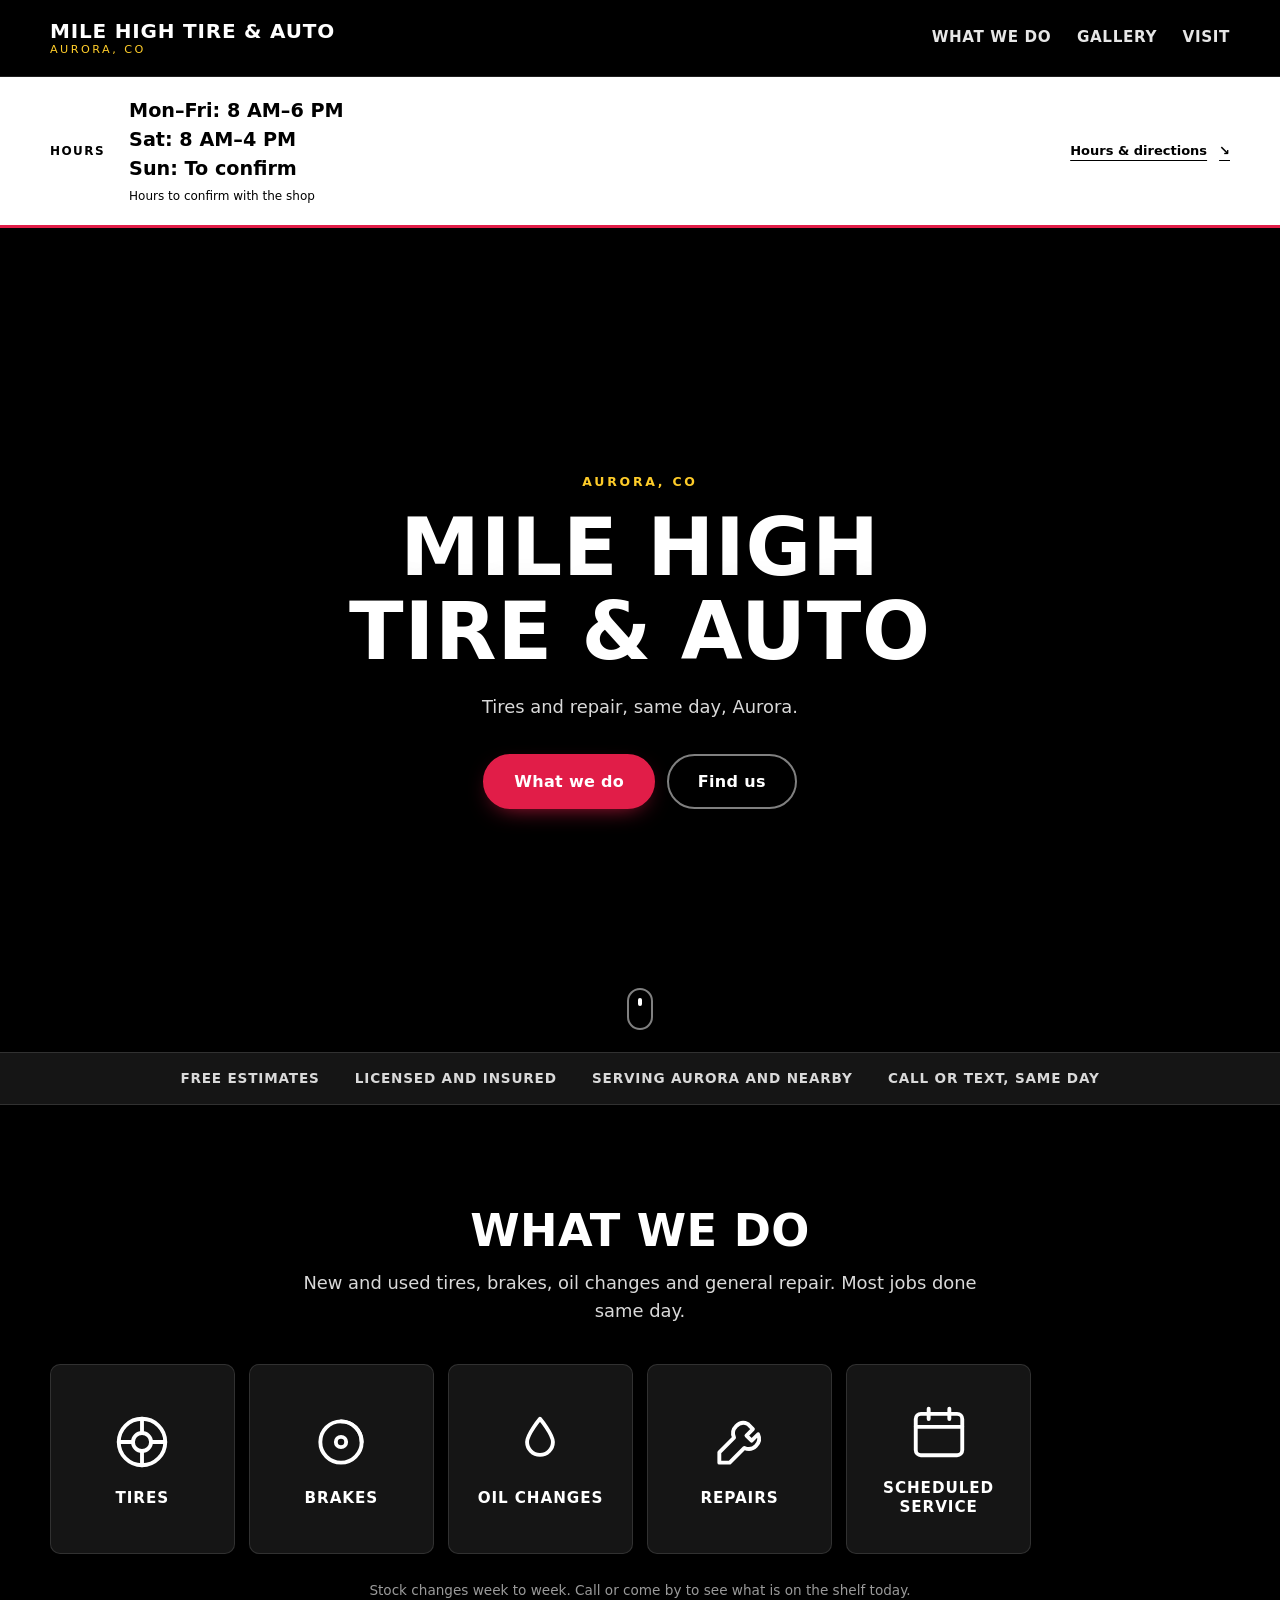
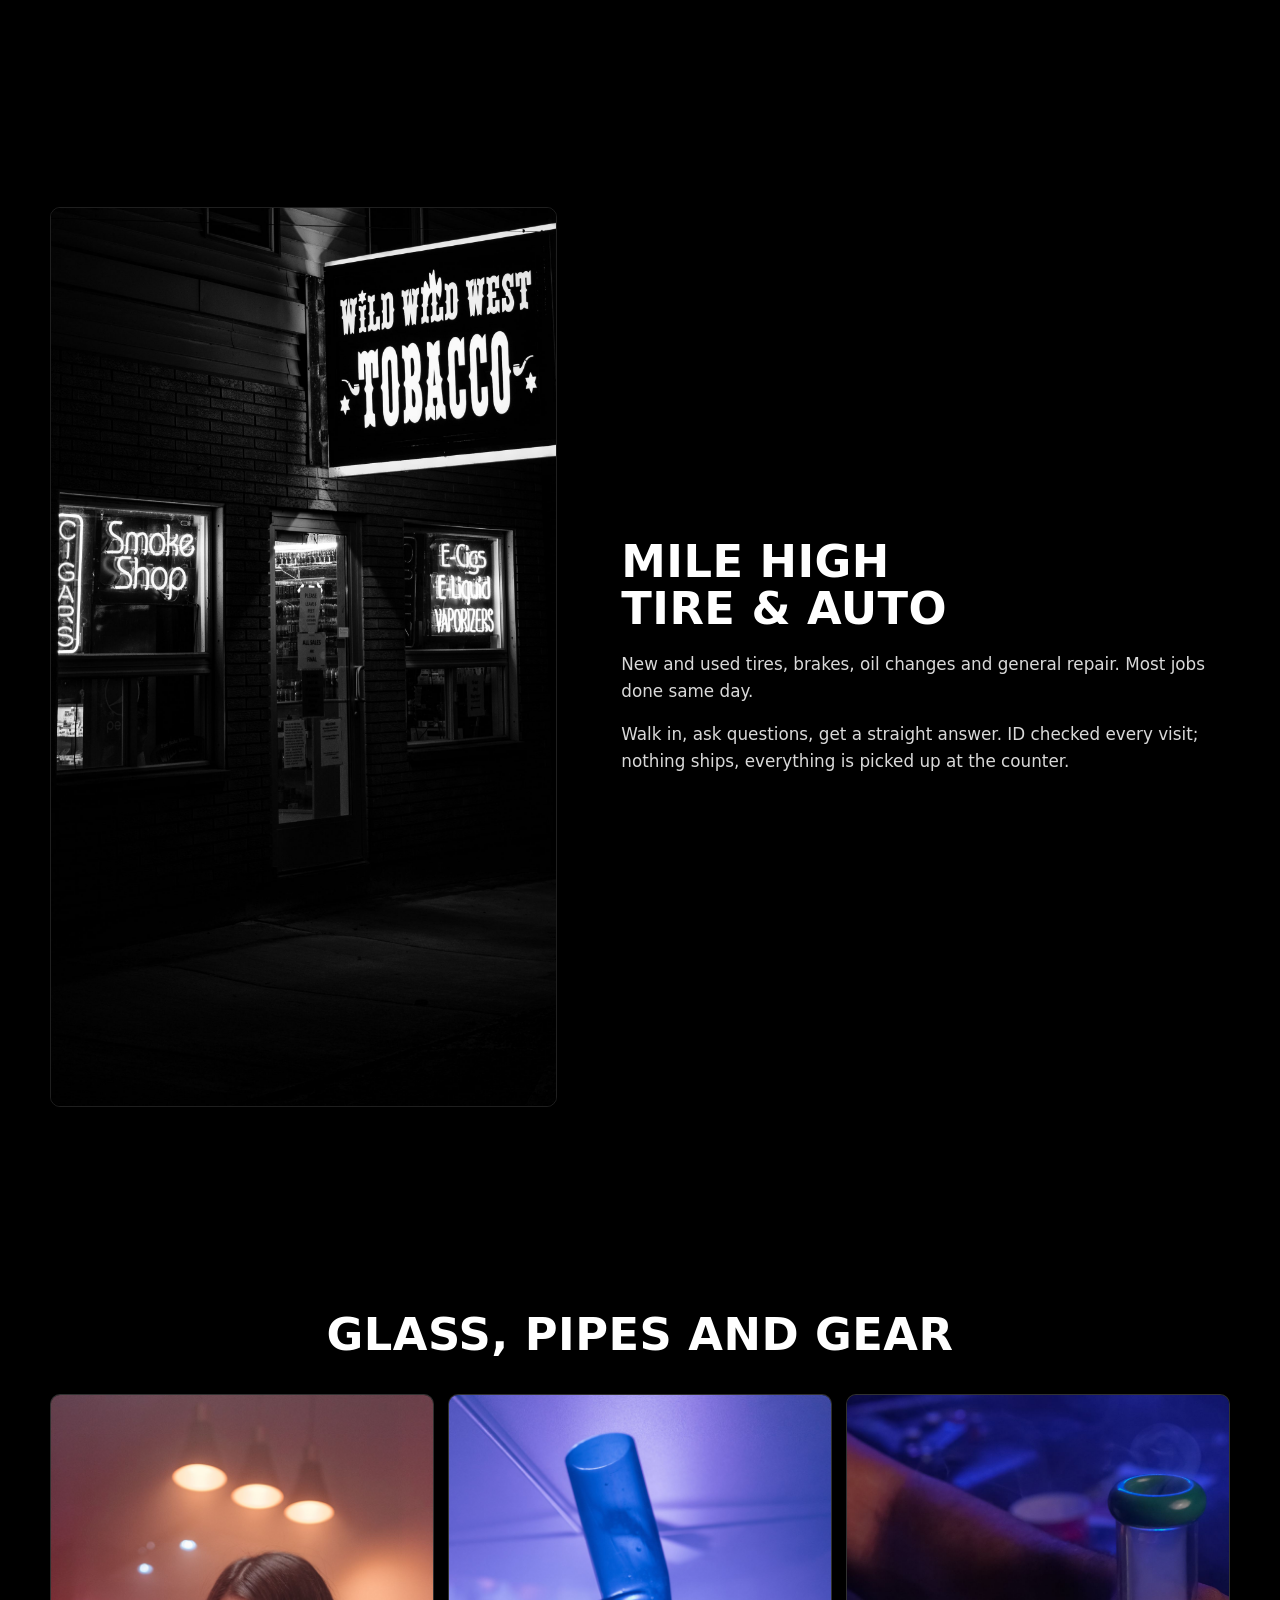
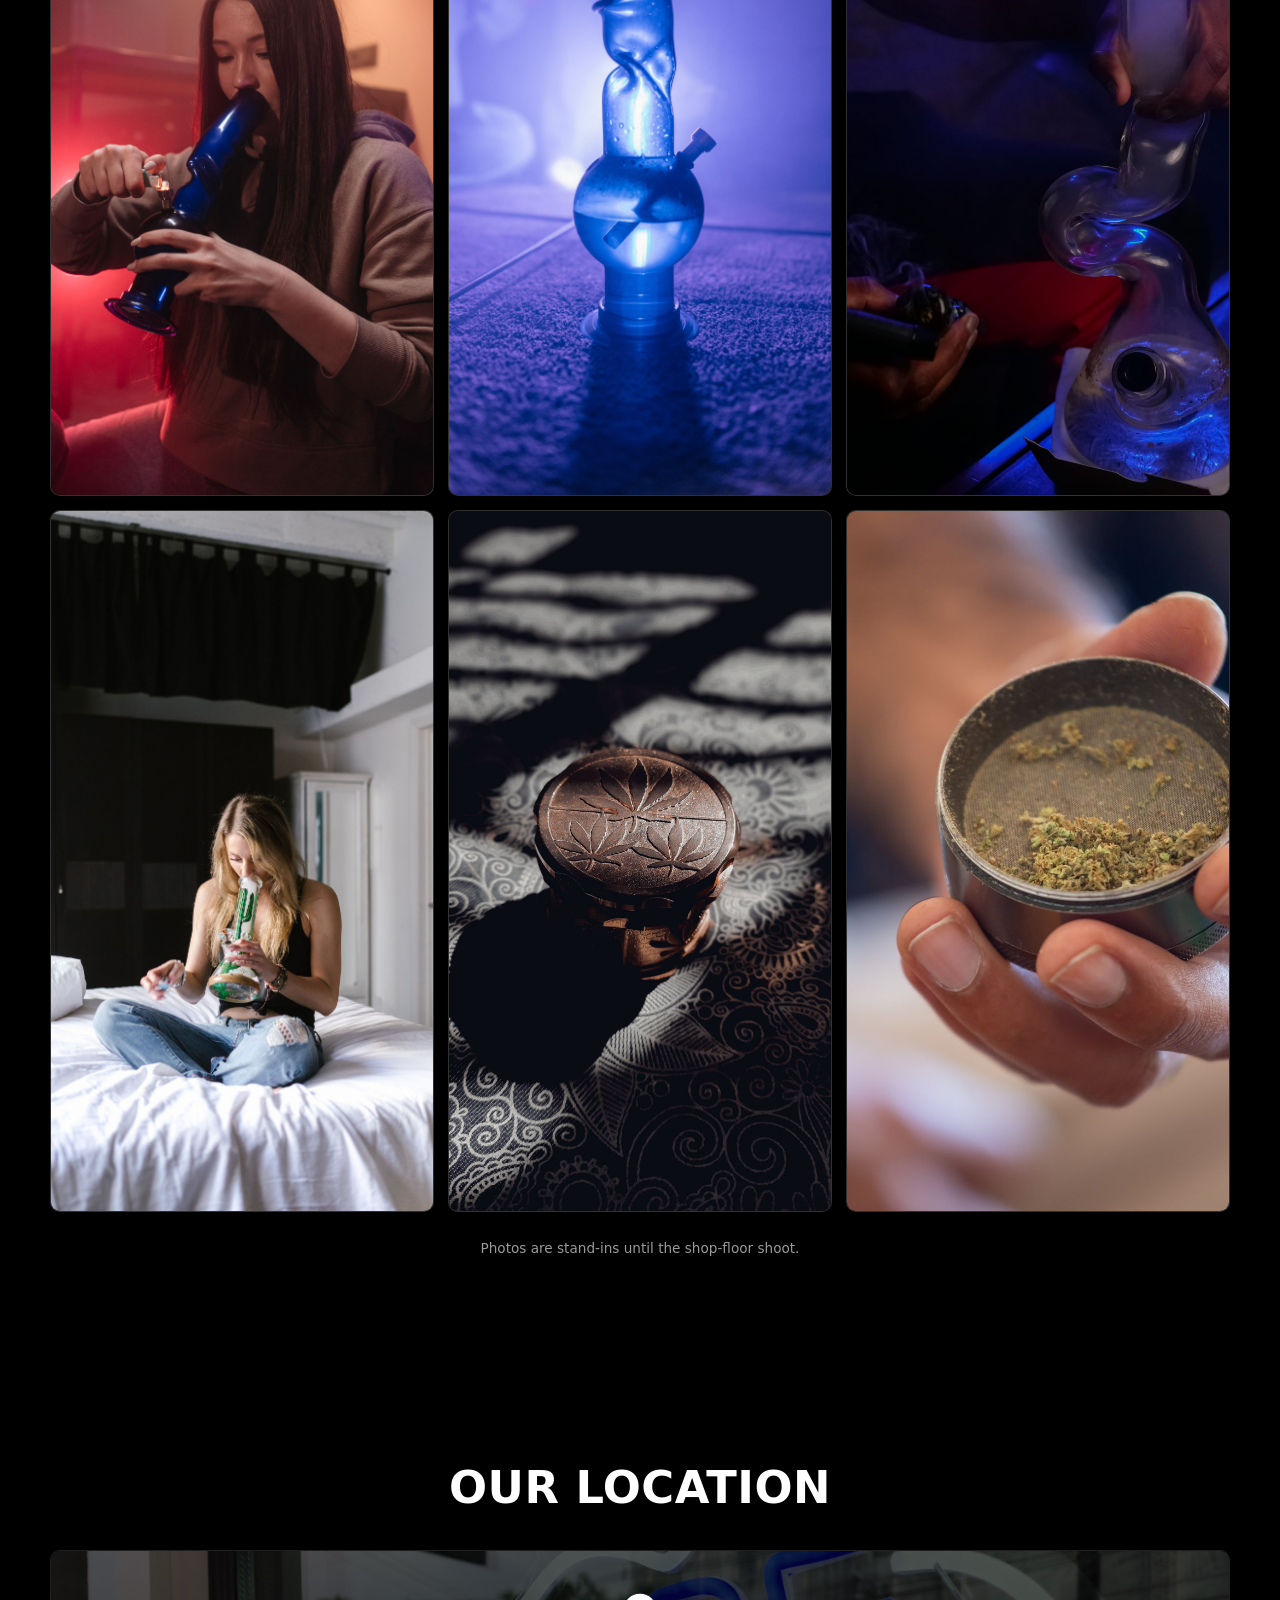
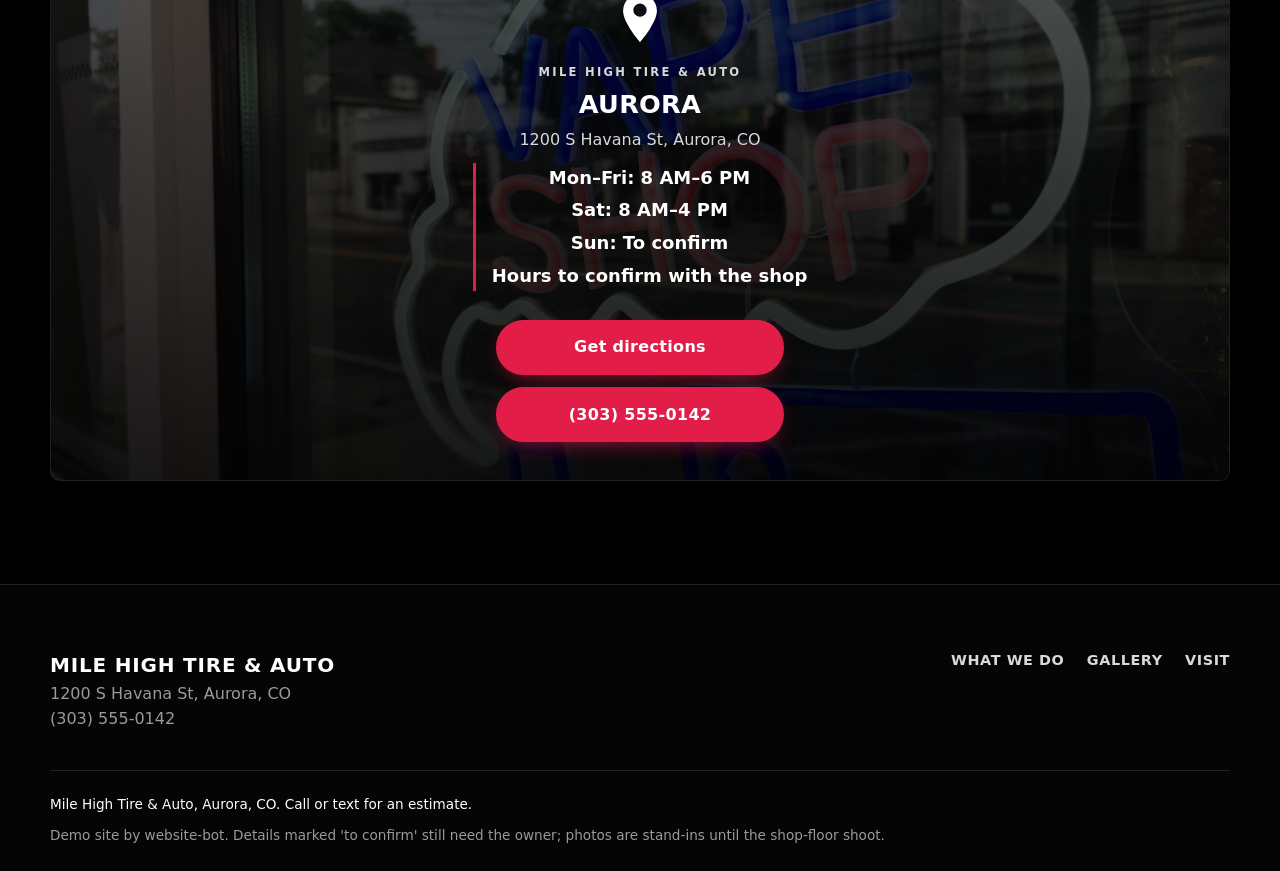
<file: tire/index.html>
<!DOCTYPE html>
<html lang="en">
<head>
<meta charset="utf-8">
<meta name="viewport" content="width=device-width, initial-scale=1, viewport-fit=cover">
<title>Mile High Tire &amp; Auto | Aurora, CO</title>
<meta name="description" content="Mile High Tire &amp; Auto in Aurora, CO: New and used tires, brakes, oil changes and general repair. Most jobs done same day.">
<link rel="canonical" href="https://demo-tire-demo.netlify.app/">
<meta property="og:title" content="Mile High Tire &amp; Auto | Aurora, CO">
<meta property="og:description" content="Mile High Tire &amp; Auto in Aurora, CO: New and used tires, brakes, oil changes and general repair. Most jobs done same day.">
<meta property="og:type" content="website">
<meta property="og:url" content="https://demo-tire-demo.netlify.app/">
<meta property="og:image" content="images/stock/shop-interior-01.jpg">
<link rel="icon" href="favicon.svg" type="image/svg+xml">
<meta name="robots" content="noindex, nofollow">
<meta name="theme-color" content="#000000">
<link rel="stylesheet" href="styles.css?v=1790123920">
<script type="application/ld+json">{"@context": "https://schema.org", "@type": "LocalBusiness", "name": "Mile High Tire & Auto", "url": "https://demo-tire-demo.netlify.app", "description": "Mile High Tire & Auto in Aurora, CO: New and used tires, brakes, oil changes and general repair. Most jobs done same day.", "address": {"@type": "PostalAddress", "streetAddress": "1200 S Havana St, Aurora, CO", "addressLocality": "Aurora", "addressRegion": "CO", "addressCountry": "US"}, "telephone": "(303) 555-0142"}</script>
</head>
<body data-page="home">
<a class="skip" href="#main">Skip to content</a>

<header class="site-header">
<div class="wrap">
<a class="brand" href="index.html"><span class="brand-name">Mile High Tire &amp; Auto</span><span class="brand-loc">Aurora, CO</span></a>
<button class="menu-btn" aria-expanded="false" aria-controls="nav" aria-label="Menu"><span></span><span></span><span></span></button>
<nav class="nav" id="nav" aria-label="Main"><button class="close-btn" type="button">Close</button><a href="#sell">What we do</a><a href="#gallery">Gallery</a><a href="#visit">Visit</a></nav>
</div>
</header>
<main id="main">
<aside class="hours-banner" aria-label="Store hours">
<div class="wrap hours-banner__inner"><p class="hours-banner__label">Hours</p>
<div class="hours-banner__schedules"><div class="hours-banner__schedule"><ul><li>Mon–Fri: 8 AM–6 PM</li><li>Sat: 8 AM–4 PM</li><li>Sun: To confirm</li><li class="hours-banner__note">Hours to confirm with the shop</li></ul></div></div>
<a class="hours-banner__link" href="#visit">Hours &amp; directions <span aria-hidden="true">↘</span></a></div></aside>
<section class="hero" data-smoke>
<div class="hero-inner"><p class="kicker">Aurora, CO</p><h1>Mile High Tire &amp; Auto</h1><p class="lede">Tires and repair, same day, Aurora.</p>
<div class="actions"><a class="btn" href="#sell">What we do</a><a class="btn btn--ghost" href="#visit">Find us</a></div></div>
<a class="scroll-cue" href="#sell" aria-label="Scroll down"></a>
</section><section class="trust" aria-label="Good to know"><ul class="wrap trust-list"><li>Free estimates</li><li>Licensed and insured</li><li>Serving Aurora and nearby</li><li>Call or text, same day</li></ul></section><section class="section" id="sell"><div class="wrap">
<h2 class="center">What we do</h2><p class="lede center">New and used tires, brakes, oil changes and general repair. Most jobs done same day.</p>
<div class="tiles"><a class="tile" href="#visit"><span class="tile-icon"><svg viewBox="0 0 24 24" fill="none" stroke="currentColor" stroke-width="1.5" stroke-linecap="round" stroke-linejoin="round"><circle cx="12" cy="12" r="9"/><circle cx="12" cy="12" r="3.5"/><path d="M12 3v5.5M12 15.5V21M3 12h5.5M15.5 12H21"/></svg></span><span class="tile-name">Tires</span></a><a class="tile" href="#visit"><span class="tile-icon"><svg viewBox="0 0 24 24" fill="none" stroke="currentColor" stroke-width="1.5" stroke-linecap="round" stroke-linejoin="round"><circle cx="12" cy="12" r="8"/><path d="M12 4a8 8 0 0 1 8 8"/><circle cx="12" cy="12" r="2"/></svg></span><span class="tile-name">Brakes</span></a><a class="tile" href="#visit"><span class="tile-icon"><svg viewBox="0 0 24 24" fill="none" stroke="currentColor" stroke-width="1.5" stroke-linecap="round" stroke-linejoin="round"><path d="M12 3s5 6 5 9a5 5 0 0 1-10 0c0-3 5-9 5-9z"/></svg></span><span class="tile-name">Oil changes</span></a><a class="tile" href="#visit"><span class="tile-icon"><svg viewBox="0 0 24 24" fill="none" stroke="currentColor" stroke-width="1.5" stroke-linecap="round" stroke-linejoin="round"><path d="M15 5a4 4 0 0 0-5.3 5.3L4 16v4h4l5.7-5.7A4 4 0 0 0 19 9l-2.5 2.5-2-2L17 7z"/></svg></span><span class="tile-name">Repairs</span></a><a class="tile" href="#visit"><span class="tile-icon"><svg viewBox="0 0 24 24" fill="none" stroke="currentColor" stroke-width="1.5" stroke-linecap="round" stroke-linejoin="round"><rect x="3" y="5" width="18" height="16" rx="2"/><path d="M3 10h18M8 3v4M16 3v4"/></svg></span><span class="tile-name">Scheduled service</span></a></div>
<p class="note center">Stock changes week to week. Call or come by to see what is on the shelf today.</p>
</div></section><section class="section about" id="about"><div class="wrap about-grid">
<img class="about-img" src="images/stock/shop-storefront-01.jpg" alt="Inside Mile High Tire &amp; Auto" loading="lazy" width="1200" height="900">
<div><h2>Mile High Tire &amp; Auto</h2><p>New and used tires, brakes, oil changes and general repair. Most jobs done same day.</p><p>Walk in, ask questions, get a straight answer. ID checked every visit; nothing ships, everything is picked up at the counter.</p></div>
</div></section><section class="section" id="gallery"><div class="wrap">
<h2 class="center">Glass, pipes and gear</h2>
<div class="gallery"><figure class="g-cell"><img src="images/stock/glass-01.jpg" alt="Mile High Tire &amp; Auto glass and gear 1" loading="lazy" width="900" height="700"></figure><figure class="g-cell"><img src="images/stock/glass-02.jpg" alt="Mile High Tire &amp; Auto glass and gear 2" loading="lazy" width="900" height="700"></figure><figure class="g-cell"><img src="images/stock/glass-03.jpg" alt="Mile High Tire &amp; Auto glass and gear 3" loading="lazy" width="900" height="700"></figure><figure class="g-cell"><img src="images/stock/glass-04.jpg" alt="Mile High Tire &amp; Auto glass and gear 4" loading="lazy" width="900" height="700"></figure><figure class="g-cell"><img src="images/stock/accessories-01.jpg" alt="Mile High Tire &amp; Auto glass and gear 5" loading="lazy" width="900" height="700"></figure><figure class="g-cell"><img src="images/stock/accessories-02.jpg" alt="Mile High Tire &amp; Auto glass and gear 6" loading="lazy" width="900" height="700"></figure></div>
<p class="note center">Photos are stand-ins until the shop-floor shoot.</p>
</div></section><section class="section" id="visit"><div class="wrap">
<h2 class="center">Our location</h2>
<div class="locs"><article class="loc"><div class="loc-bg" style="background-image:url('images/stock/shop-interior-01.jpg')" aria-hidden="true"></div>
<div class="loc-body"><svg class="pin" viewBox="0 0 24 24" fill="currentColor" aria-hidden="true"><path d="M12 2a7 7 0 0 0-7 7c0 5 7 13 7 13s7-8 7-13a7 7 0 0 0-7-7zm0 9.5A2.5 2.5 0 1 1 12 6a2.5 2.5 0 0 1 0 5.5z"/></svg><p class="eyebrow">Mile High Tire &amp; Auto</p><h3>Aurora</h3><p class="addr">1200 S Havana St, Aurora, CO</p><div class="hours"><p>Mon–Fri: 8 AM–6 PM</p><p>Sat: 8 AM–4 PM</p><p>Sun: To confirm</p><p>Hours to confirm with the shop</p></div>
<div class="actions"><a class="btn" href="https://www.google.com/maps/search/?api=1&query=1200+S+Havana+St,+Aurora,+CO" rel="noopener" target="_blank">Get directions</a><a class="btn" href="tel:3035550142">(303) 555-0142</a></div></div></article></div>
</div></section></main>
<footer class="site-footer">
<div class="wrap foot-grid">
<div><p class="brand-name">Mile High Tire &amp; Auto</p><p class="muted">1200 S Havana St, Aurora, CO<br>(303) 555-0142</p></div>
<nav class="foot-links" aria-label="Footer"><a href="index.html#sell">What we do</a><a href="index.html#gallery">Gallery</a><a href="index.html#visit">Visit</a></nav>
</div>
<div class="wrap legal"><p class="small">Mile High Tire &amp; Auto, Aurora, CO. Call or text for an estimate.</p><p class="small muted">Demo site by website-bot. Details marked &#x27;to confirm&#x27; still need the owner; photos are stand-ins until the shop-floor shoot.</p></div>
</footer>
<div class="callbar"><a class="btn btn--ghost" href="https://www.google.com/maps/search/?api=1&query=1200+S+Havana+St,+Aurora,+CO" rel="noopener" target="_blank">Directions</a><a class="btn" href="tel:3035550142">Call</a></div>
<script src="site.js?v=1790123920" defer></script>
</body>
</html>
</file>
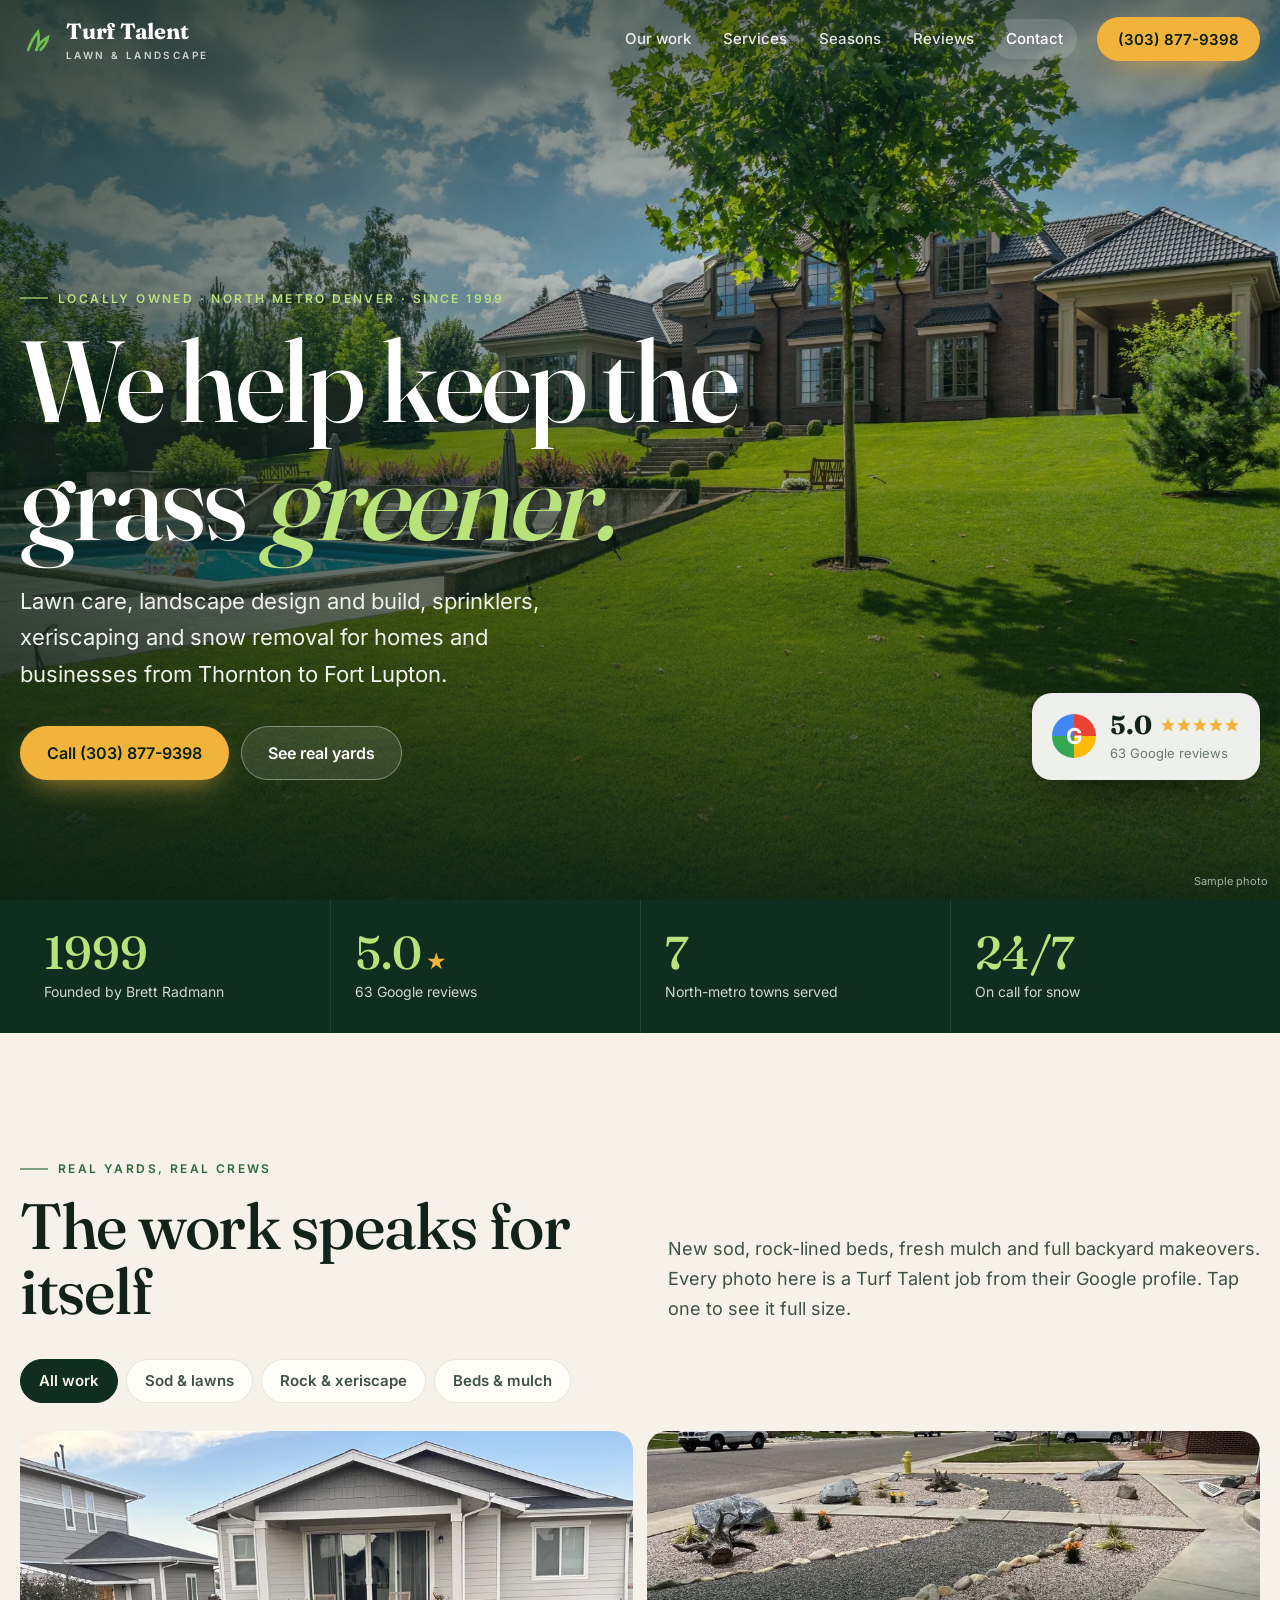
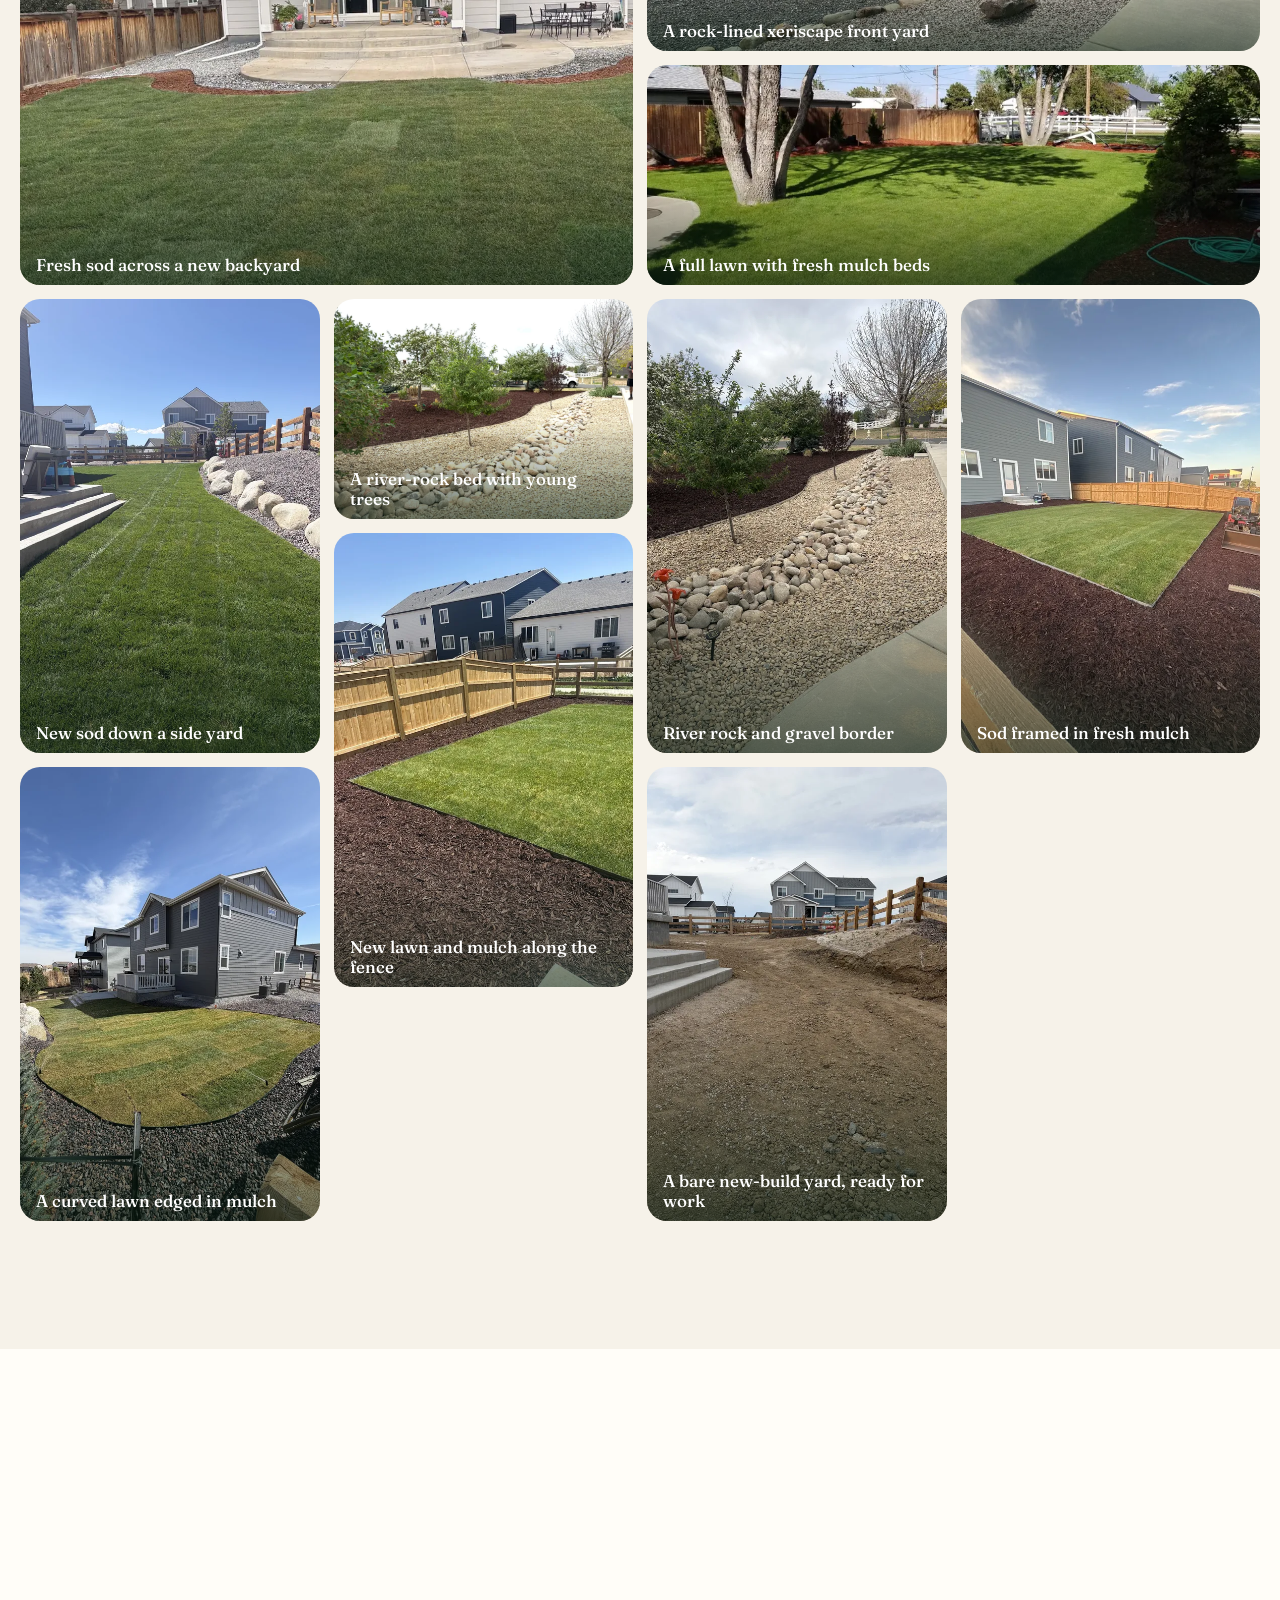
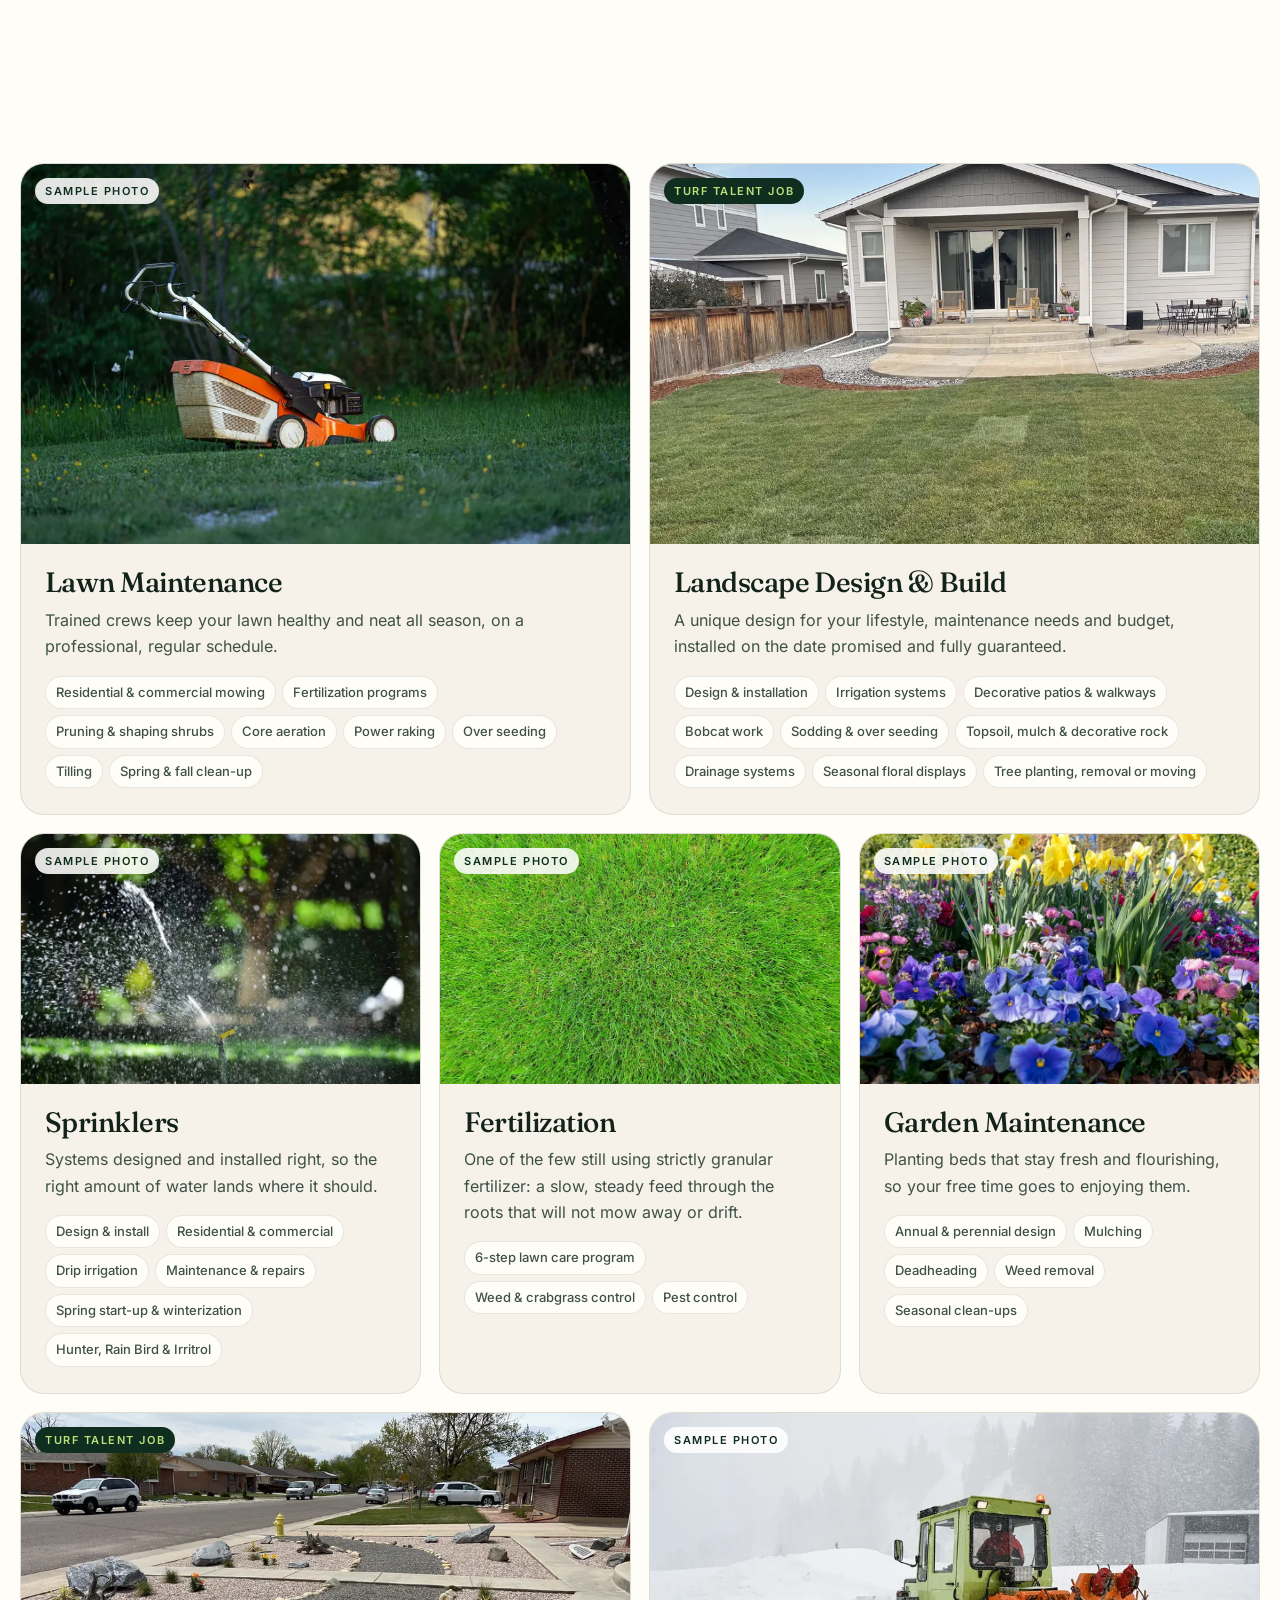
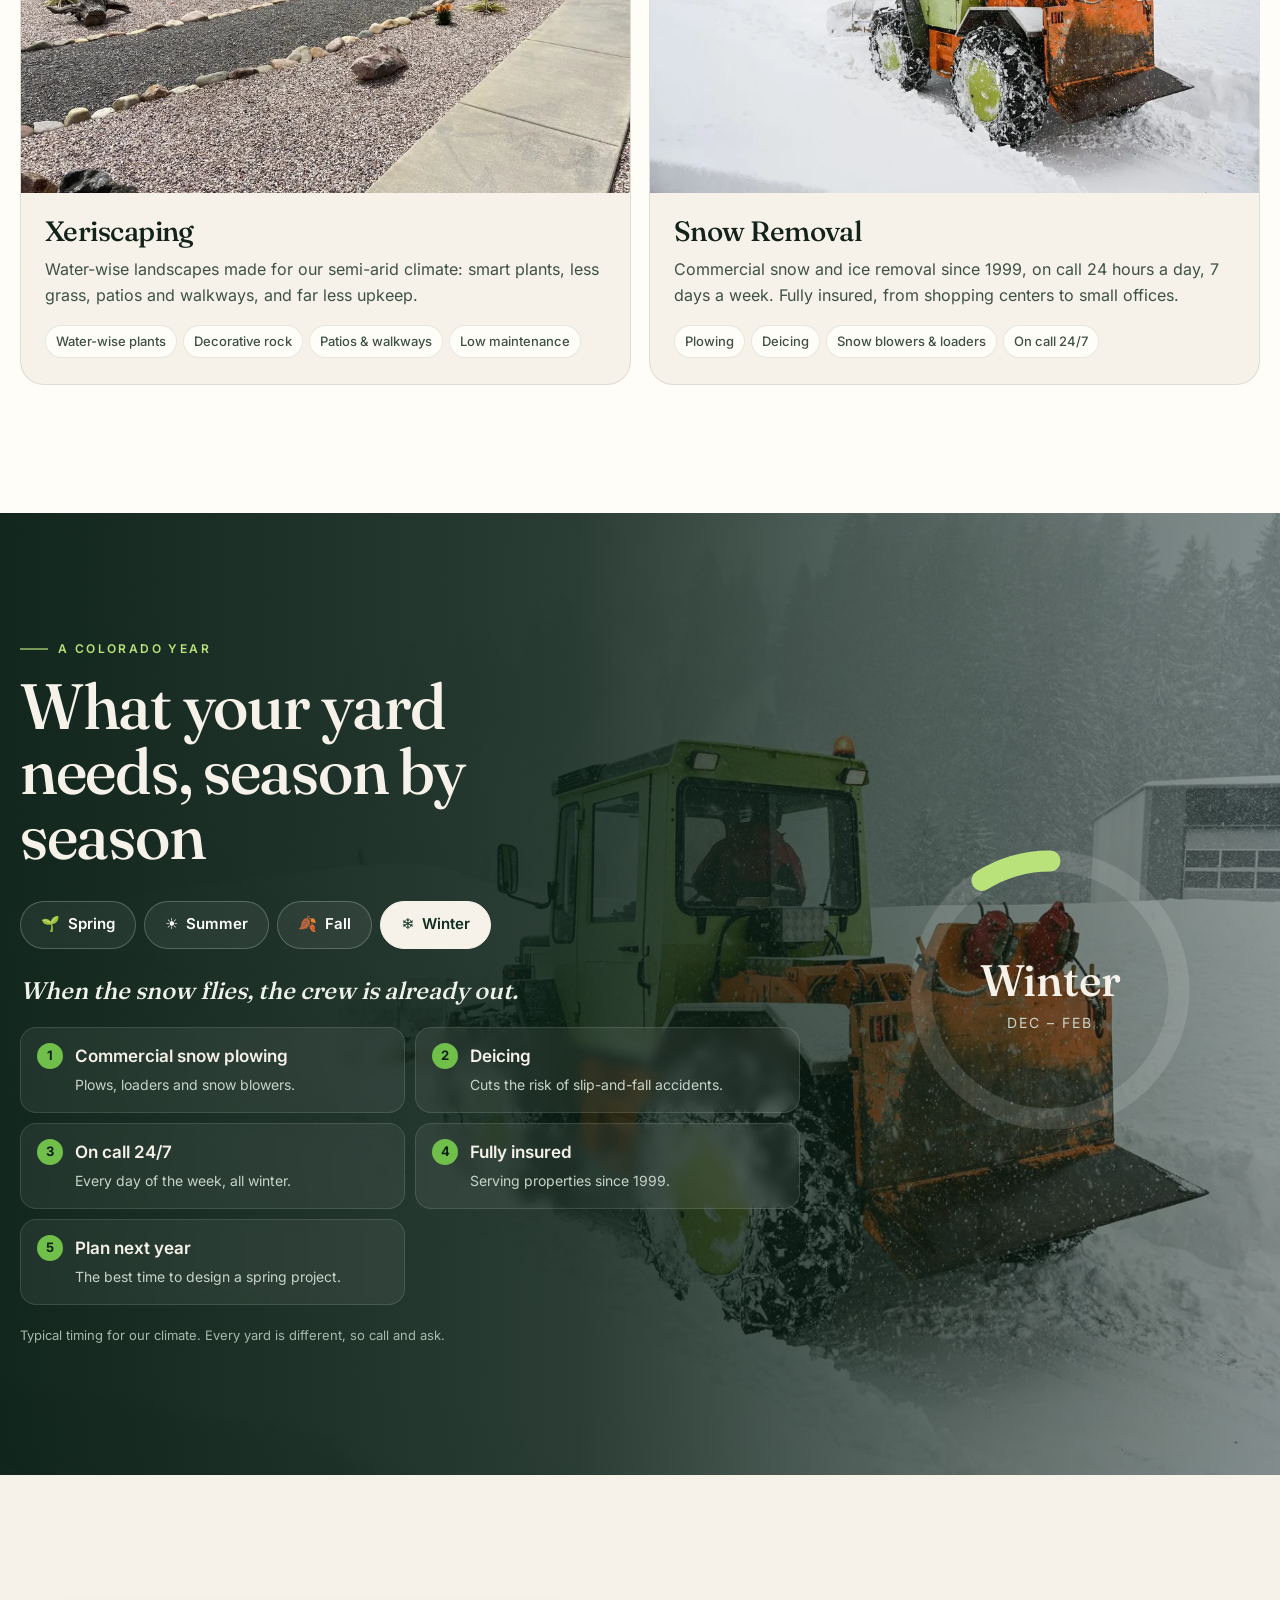
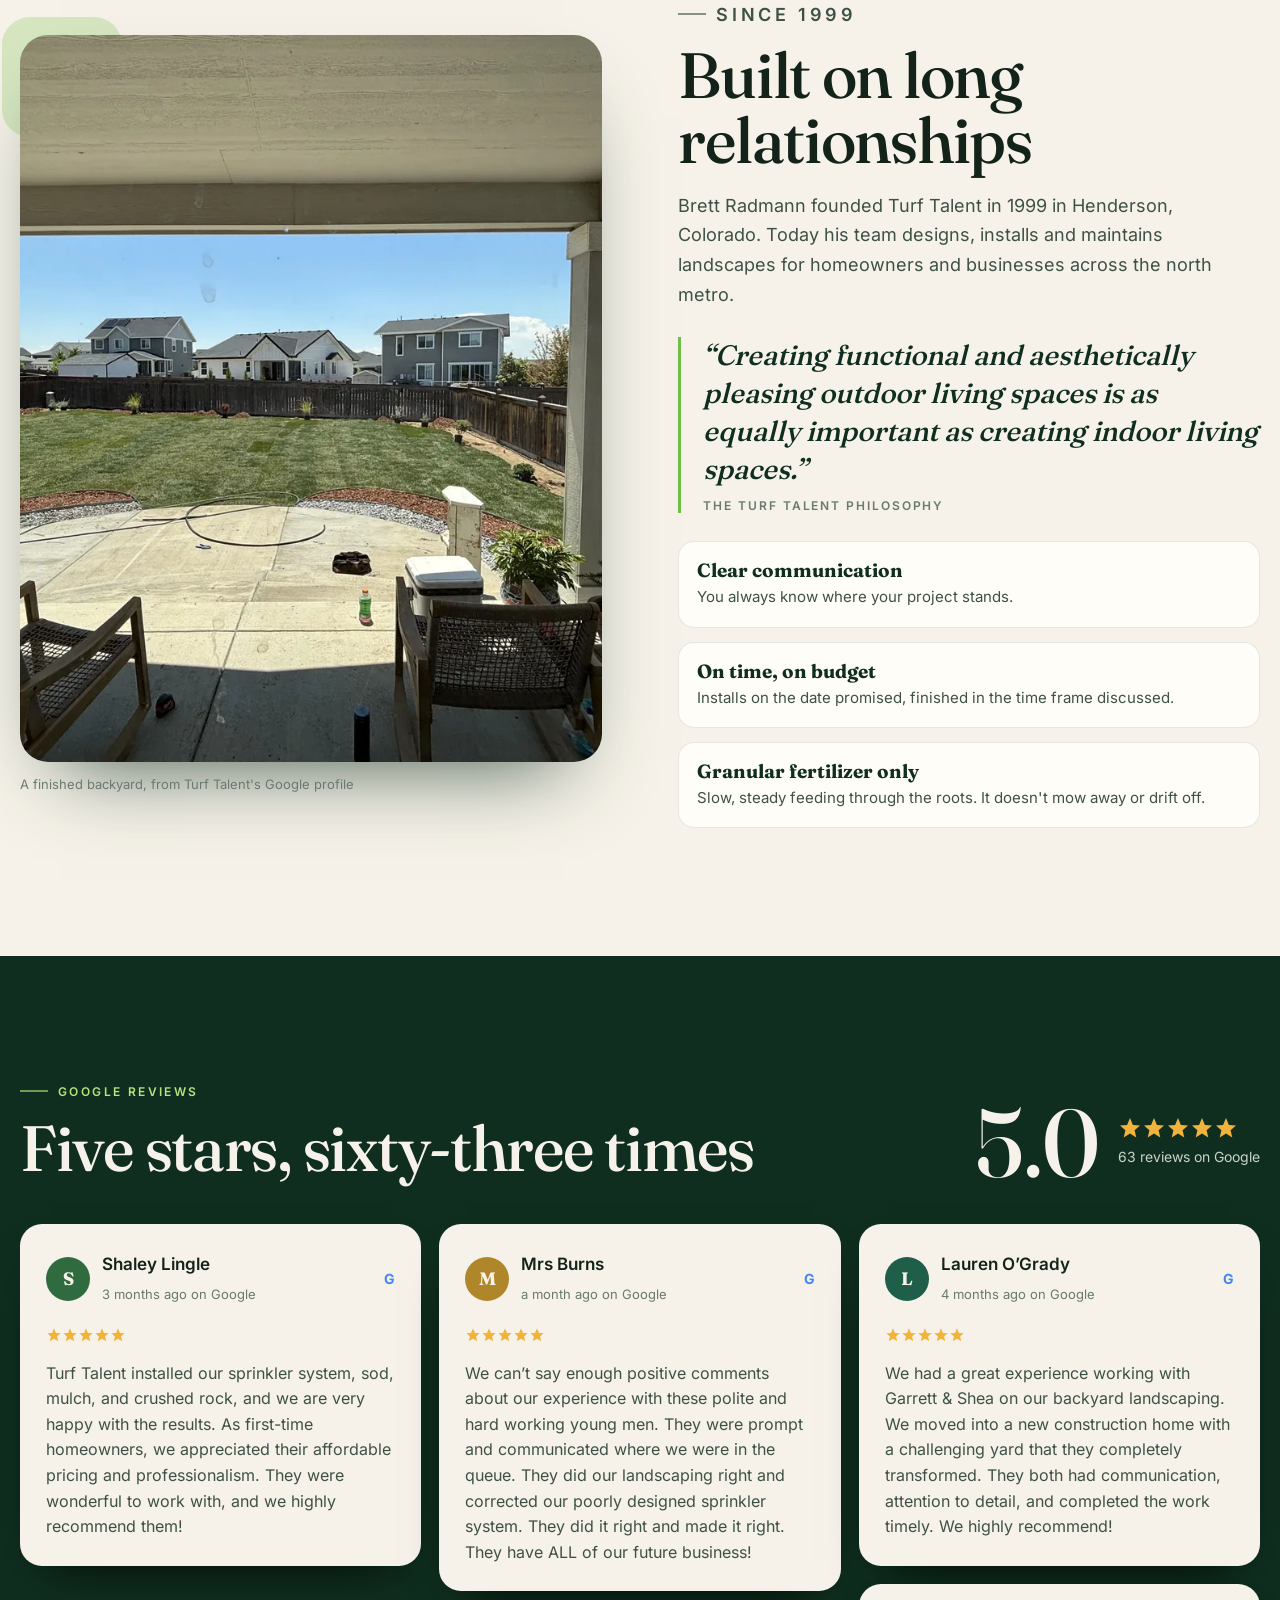
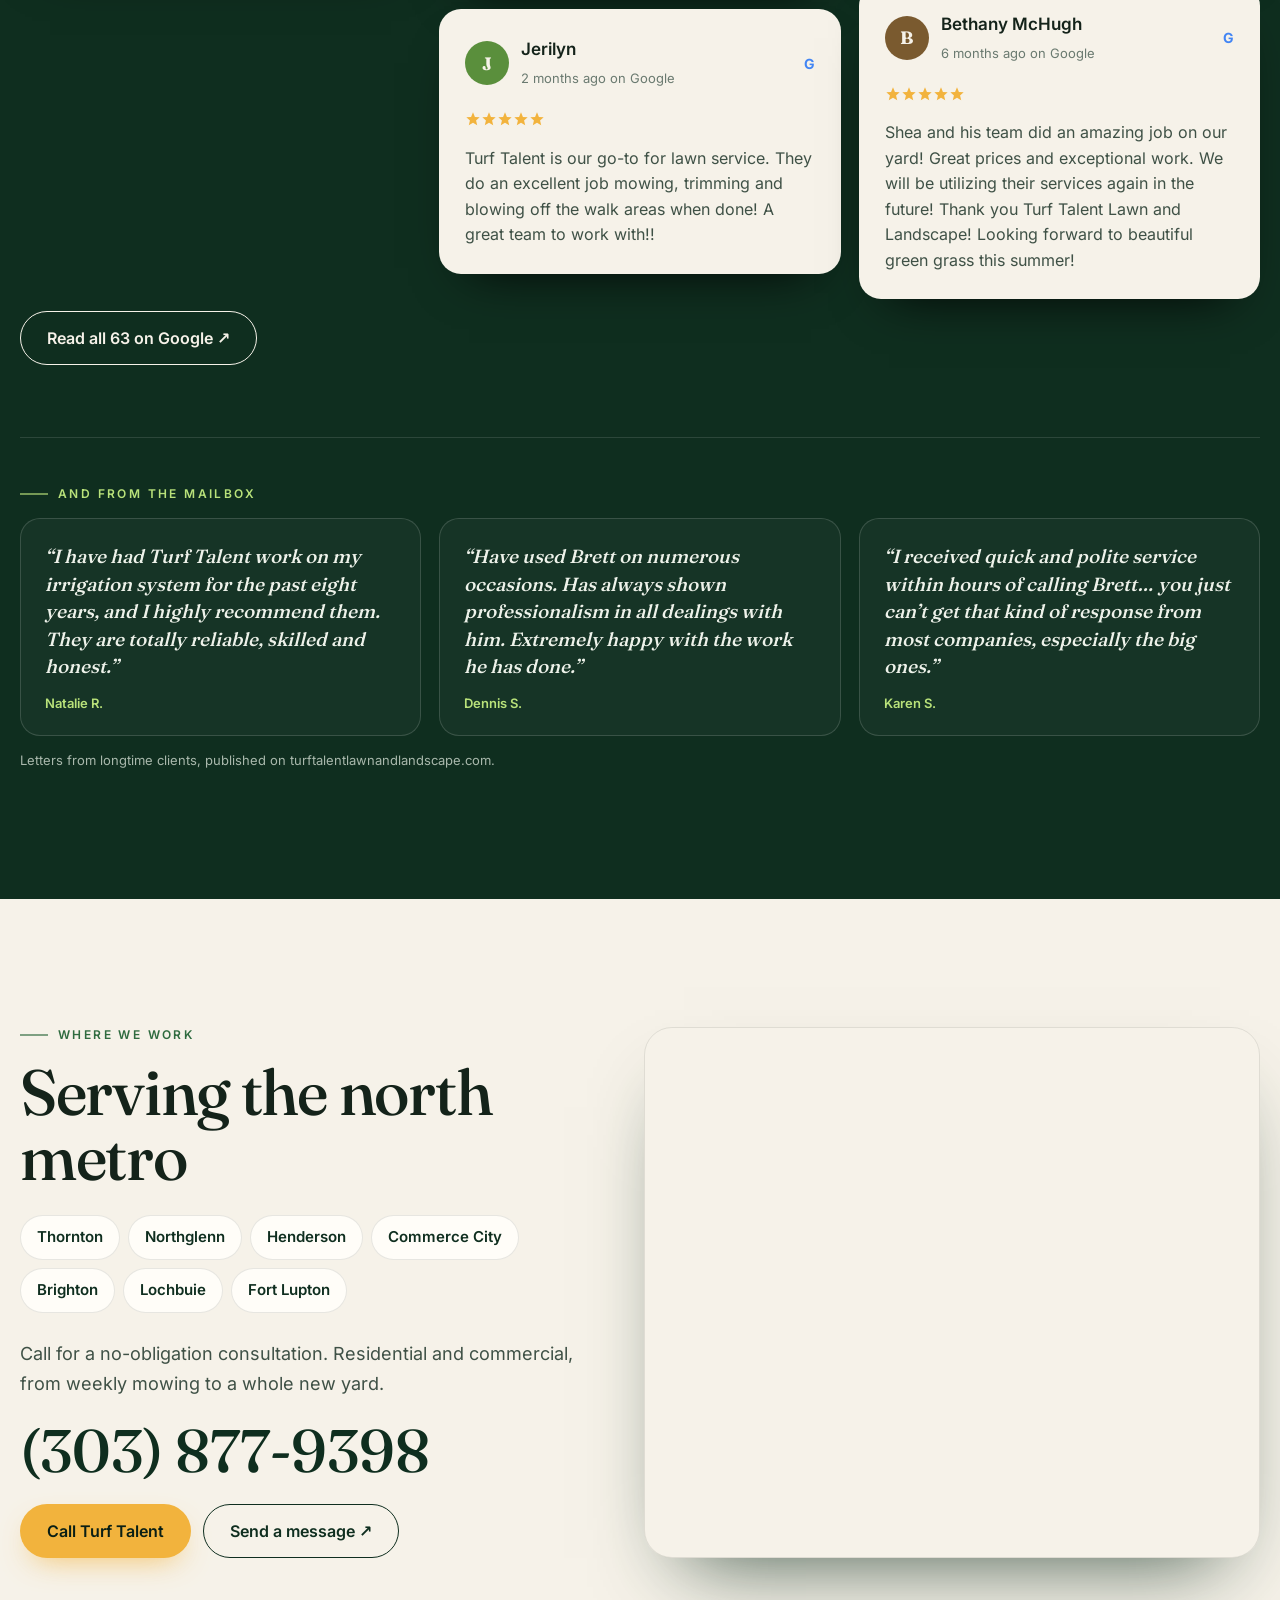
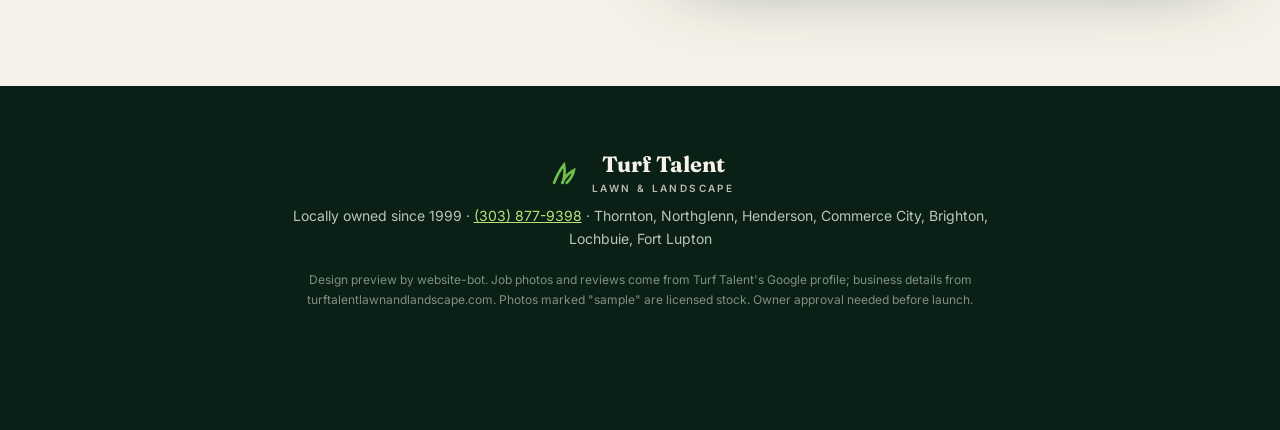
<file: turf-talent/index.html>
<!doctype html>
<html lang="en">
<head>
<meta charset="utf-8">
<meta name="viewport" content="width=device-width, initial-scale=1">
<title>Turf Talent Lawn &amp; Landscape | North Metro Denver Since 1999</title>
<meta name="description" content="Turf Talent Lawn and Landscape: lawn care, landscape design and build, sprinklers, xeriscaping and snow removal for Thornton, Northglenn, Henderson, Commerce City, Brighton, Lochbuie and Fort Lupton. 5.0 on Google.">
<meta name="robots" content="noindex">
<meta name="theme-color" content="#0f2e1f">
<meta property="og:title" content="Turf Talent Lawn &amp; Landscape">
<meta property="og:description" content="We help keep the grass greener. Locally owned since 1999. 5.0 on Google from 63 reviews.">
<meta property="og:image" content="images/hero-estate.webp">
<link rel="icon" href="data:image/svg+xml,%3Csvg xmlns='http://www.w3.org/2000/svg' viewBox='0 0 64 64'%3E%3Crect width='64' height='64' rx='16' fill='%230f2e1f'/%3E%3Cpath d='M18 46c4-10 8-18 14-26 2 9 1 17-2 26M30 46c3-8 9-14 16-18-1 8-5 13-10 18' fill='none' stroke='%236fbf4a' stroke-width='4' stroke-linecap='round'/%3E%3C/svg%3E">
<link rel="preload" href="fonts/Fraunces-0.woff2" as="font" type="font/woff2" crossorigin>
<link rel="preload" as="image" href="images/hero-estate.webp" imagesrcset="images/hero-estate-900.webp 900w, images/hero-estate.webp 2400w" imagesizes="100vw">
<link rel="stylesheet" href="fonts.css">
<link rel="stylesheet" href="styles.css">
<script type="application/ld+json">
{
  "@context": "https://schema.org",
  "@type": ["LocalBusiness", "HomeAndConstructionBusiness"],
  "name": "Turf Talent Lawn and Landscape",
  "slogan": "We help keep the grass greener!",
  "foundingDate": "1999",
  "founder": {"@type": "Person", "name": "Brett Radmann"},
  "telephone": "+1-303-877-9398",
  "url": "https://turftalentlawnandlandscape.com/",
  "areaServed": ["Thornton", "Northglenn", "Henderson", "Commerce City", "Brighton", "Lochbuie", "Fort Lupton"]
}
</script>
</head>
<body>
<a class="skip" href="#main">Skip to content</a>

<header class="top" id="top">
  <div class="wrap top__inner">
    <a class="logo" href="#main" aria-label="Turf Talent Lawn and Landscape, back to top">
      <svg viewBox="0 0 40 40" aria-hidden="true"><path d="M9 32c3-8 6-14 11-20 1.5 7 .8 13-1.5 20M18 32c2.5-6 7-11 13-14-1 6-4 10-8 14"/></svg>
      <span><b>Turf Talent</b><small>Lawn &amp; Landscape</small></span>
    </a>
    <nav class="nav" aria-label="Main">
      <a href="#work">Our work</a>
      <a href="#services">Services</a>
      <a href="#seasons">Seasons</a>
      <a href="#reviews">Reviews</a>
      <a href="#contact">Contact</a>
    </nav>
    <a class="btn btn--sun btn--sm top__call" href="tel:+13038779398">(303) 877-9398</a>
  </div>
</header>

<main id="main">

<section class="hero" aria-labelledby="hero-title">
  <div class="hero__media" aria-hidden="true">
    <img src="images/hero-estate.webp" srcset="images/hero-estate-900.webp 900w, images/hero-estate.webp 2400w" sizes="100vw" alt="" width="2400" height="1602" fetchpriority="high">
  </div>
  <div class="wrap hero__inner">
    <p class="eyebrow eyebrow--light">Locally owned · North metro Denver · Since 1999</p>
    <h1 id="hero-title">We help keep the grass <em>greener.</em></h1>
    <p class="hero__lede">Lawn care, landscape design and build, sprinklers, xeriscaping and snow removal for homes and businesses from Thornton to Fort Lupton.</p>
    <div class="hero__cta">
      <a class="btn btn--sun" href="tel:+13038779398">Call (303) 877-9398</a>
      <a class="btn btn--glass" href="#work">See real yards</a>
    </div>
  </div>
  <a class="gcard" href="#reviews" aria-label="Rated 5.0 out of 5 on Google from 63 reviews">
    <span class="gcard__g" aria-hidden="true">G</span>
    <span class="gcard__body">
      <span class="gcard__row"><b>5.0</b><span class="stars" style="--r:5" aria-hidden="true"></span></span>
      <span class="gcard__t">63 Google reviews</span>
    </span>
  </a>
  <span class="hero__credit">Sample photo</span>
</section>

<div class="facts" role="list" aria-label="At a glance">
  <div class="wrap facts__inner">
    <div role="listitem"><b>1999</b><span>Founded by Brett Radmann</span></div>
    <div role="listitem"><b>5.0<small>★</small></b><span>63 Google reviews</span></div>
    <div role="listitem"><b>7</b><span>North-metro towns served</span></div>
    <div role="listitem"><b>24/7</b><span>On call for snow</span></div>
  </div>
</div>

<section class="section work" id="work" aria-labelledby="work-title">
  <div class="wrap">
    <header class="head head--split">
      <div>
        <p class="eyebrow">Real yards, real crews</p>
        <h2 id="work-title">The work speaks for itself</h2>
      </div>
      <p class="lede">New sod, rock-lined beds, fresh mulch and full backyard makeovers. Every photo here is a Turf Talent job from their Google profile. Tap one to see it full size.</p>
    </header>
    <div class="filters" role="tablist" aria-label="Filter photos" data-filters>
      <button type="button" role="tab" aria-selected="true" data-f="all">All work</button>
      <button type="button" role="tab" aria-selected="false" data-f="sod">Sod &amp; lawns</button>
      <button type="button" role="tab" aria-selected="false" data-f="rock">Rock &amp; xeriscape</button>
      <button type="button" role="tab" aria-selected="false" data-f="beds">Beds &amp; mulch</button>
    </div>
    <div class="bento" data-gallery></div>
  </div>
</section>

<section class="section services" id="services" aria-labelledby="svc-title">
  <div class="wrap">
    <header class="head">
      <p class="eyebrow">Everything outside</p>
      <h2 id="svc-title">One crew for the whole yard</h2>
      <p class="lede">Design, build and care for residential and commercial properties, backed by a simple promise from Turf Talent: all work is fully guaranteed.</p>
    </header>
    <div class="svc" data-services></div>
  </div>
</section>

<section class="section seasons" id="seasons" aria-labelledby="sea-title">
  <div class="seasons__bg" data-season-bg aria-hidden="true"></div>
  <div class="wrap seasons__inner">
    <div class="seasons__copy">
      <p class="eyebrow eyebrow--light">A Colorado year</p>
      <h2 id="sea-title">What your yard needs, season by season</h2>
      <div class="season-tabs" role="tablist" aria-label="Season" data-season-tabs></div>
      <div class="season-panel" role="tabpanel" data-season-panel aria-live="polite"></div>
      <p class="seasons__note">Typical timing for our climate. Every yard is different, so call and ask.</p>
    </div>
    <div class="year" aria-hidden="true">
      <svg viewBox="0 0 200 200" class="year__dial">
        <circle cx="100" cy="100" r="86" class="year__track"/>
        <circle cx="100" cy="100" r="86" class="year__arc" data-arc/>
      </svg>
      <div class="year__center"><b data-season-name>Spring</b><span data-season-months>Mar – May</span></div>
    </div>
  </div>
</section>

<section class="section about" id="about" aria-labelledby="about-title">
  <div class="wrap about__inner">
    <figure class="about__photo">
      <img src="images/job-05.webp" srcset="images/job-05-900.webp 900w, images/job-05.webp 2400w" sizes="(min-width: 900px) 45vw, 100vw" alt="A covered patio looking out over a freshly finished backyard lawn" width="2400" height="2400" loading="lazy">
      <figcaption>A finished backyard, from Turf Talent's Google profile</figcaption>
    </figure>
    <div class="about__copy">
      <p class="eyebrow">Since 1999</p>
      <h2 id="about-title">Built on long relationships</h2>
      <p>Brett Radmann founded Turf Talent in 1999 in Henderson, Colorado. Today his team designs, installs and maintains landscapes for homeowners and businesses across the north metro.</p>
      <blockquote class="quote">“Creating functional and aesthetically pleasing outdoor living spaces is as equally important as creating indoor living spaces.”<cite>The Turf Talent philosophy</cite></blockquote>
      <ul class="pillars">
        <li><b>Clear communication</b><span>You always know where your project stands.</span></li>
        <li><b>On time, on budget</b><span>Installs on the date promised, finished in the time frame discussed.</span></li>
        <li><b>Granular fertilizer only</b><span>Slow, steady feeding through the roots. It doesn't mow away or drift off.</span></li>
      </ul>
    </div>
  </div>
</section>

<section class="section reviews" id="reviews" aria-labelledby="rev-title">
  <div class="wrap">
    <div class="reviews__top">
      <div>
        <p class="eyebrow">Google reviews</p>
        <h2 id="rev-title">Five stars, sixty-three times</h2>
      </div>
      <div class="score">
        <b>5.0</b>
        <span><span class="stars stars--lg" style="--r:5" role="img" aria-label="5 out of 5 stars"></span><br>63 reviews on Google</span>
      </div>
    </div>
    <div class="rgrid" data-reviews></div>
    <div class="reviews__more">
      <a class="btn btn--line" href="https://www.google.com/maps/place/Turf+Talent+Lawn+and+Landscape/@39.972228,-104.9126095,11z/data=!4m6!3m5!1s0x876c71bcdc475e33:0xa1e90bb868dff664!8m2!3d39.972228!4d-104.9126095" target="_blank" rel="noopener">Read all 63 on Google ↗</a>
    </div>
    <div class="letters">
      <p class="eyebrow">And from the mailbox</p>
      <div class="letters__row" data-letters></div>
      <p class="note">Letters from longtime clients, published on turftalentlawnandlandscape.com.</p>
    </div>
  </div>
</section>

<section class="section contact" id="contact" aria-labelledby="contact-title">
  <div class="wrap contact__inner">
    <div>
      <p class="eyebrow">Where we work</p>
      <h2 id="contact-title">Serving the north metro</h2>
      <ul class="towns">
        <li>Thornton</li><li>Northglenn</li><li>Henderson</li><li>Commerce City</li><li>Brighton</li><li>Lochbuie</li><li>Fort Lupton</li>
      </ul>
      <p class="lede">Call for a no-obligation consultation. Residential and commercial, from weekly mowing to a whole new yard.</p>
      <a class="phone" href="tel:+13038779398">(303) 877-9398</a>
      <div class="hero__cta">
        <a class="btn btn--sun" href="tel:+13038779398">Call Turf Talent</a>
        <a class="btn btn--line" href="https://turftalentlawnandlandscape.com/contact-us" target="_blank" rel="noopener">Send a message ↗</a>
      </div>
    </div>
    <div class="map">
      <iframe title="Map showing Turf Talent Lawn and Landscape in the north Denver metro" src="https://www.google.com/maps?q=Turf+Talent+Lawn+and+Landscape&amp;ll=39.972228,-104.9126095&amp;z=11&amp;output=embed" loading="lazy" referrerpolicy="no-referrer-when-downgrade"></iframe>
    </div>
  </div>
</section>

</main>

<footer class="foot">
  <div class="wrap foot__inner">
    <p class="logo logo--foot"><svg viewBox="0 0 40 40" aria-hidden="true"><path d="M9 32c3-8 6-14 11-20 1.5 7 .8 13-1.5 20M18 32c2.5-6 7-11 13-14-1 6-4 10-8 14"/></svg><span><b>Turf Talent</b><small>Lawn &amp; Landscape</small></span></p>
    <p>Locally owned since 1999 · <a href="tel:+13038779398">(303) 877-9398</a> · Thornton, Northglenn, Henderson, Commerce City, Brighton, Lochbuie, Fort Lupton</p>
    <p class="foot__demo">Design preview by website-bot. Job photos and reviews come from Turf Talent's Google profile; business details from turftalentlawnandlandscape.com. Photos marked "sample" are licensed stock. Owner approval needed before launch.</p>
  </div>
</footer>

<nav class="dock" aria-label="Quick actions">
  <a href="tel:+13038779398"><b aria-hidden="true">☎</b>Call</a>
  <a href="#work"><b aria-hidden="true">▦</b>Our work</a>
  <a href="#reviews"><b aria-hidden="true">★</b>Reviews</a>
</nav>

<div class="lightbox" data-lightbox role="dialog" aria-modal="true" aria-label="Photo viewer" hidden>
  <button class="lb__btn lb__close" type="button" data-lb-close aria-label="Close">✕</button>
  <button class="lb__btn lb__prev" type="button" data-lb-prev aria-label="Previous photo">←</button>
  <figure><img alt="Turf Talent job photo" data-lb-img><figcaption data-lb-cap></figcaption></figure>
  <button class="lb__btn lb__next" type="button" data-lb-next aria-label="Next photo">→</button>
</div>

<script src="app.js" defer></script>
</body>
</html>
</file>
<file: detailing/styles.css>
/* Smoke shop layout (mrsmoke.us pattern): black page, dark panels, one accent, pill buttons.
   Generated per demo from bot/_shared/smokeshop.css; #22d3ee / #ffffff are filled at build. */
:root {
    --bg: #000000;
    --panel: #151515;
    --panel-2: #1f1f1f;
    --ink: #ffffff;
    --ink-2: #d9d9d9;
    --mute: #9a9a9a;
    --line: rgba(255, 255, 255, 0.12);
    --accent: #22d3ee;
    --accent-2: #ffffff;
    --accent-ink: #ffffff;
    --sans: "Segoe UI Variable Display", "Segoe UI", system-ui, -apple-system, Roboto, Helvetica, Arial, sans-serif;
    --gutter: clamp(1rem, 4vw, 3rem);
    --radius: 10px;
    --pill: 999px;
    --ease: cubic-bezier(0.2, 0.7, 0.2, 1);
    --safe-t: env(safe-area-inset-top, 0px);
    --safe-b: env(safe-area-inset-bottom, 0px);
}
*, *::before, *::after { box-sizing: border-box; }
html { -webkit-text-size-adjust: 100%; scroll-behavior: smooth; }
body { margin: 0; font-family: var(--sans); font-size: 1rem; line-height: 1.6; color: var(--ink); background: var(--bg); overflow-x: clip; }
img, svg { max-width: 100%; display: block; }
h1, h2, h3, h4, p, ul, ol, figure { margin: 0; }
a { color: inherit; }
button, input, select, textarea { font: inherit; color: inherit; }
:focus-visible { outline: 3px solid var(--accent-2); outline-offset: 3px; }
.visually-hidden { position: absolute; width: 1px; height: 1px; margin: -1px; padding: 0; overflow: hidden; clip: rect(0 0 0 0); white-space: nowrap; border: 0; }
.skip { position: absolute; left: 1rem; top: -4rem; z-index: 100; background: var(--accent); color: var(--accent-ink); padding: 0.6rem 1rem; text-decoration: none; border-radius: var(--pill); }
.skip:focus { top: 1rem; }

/* Type */
h1, h2, h3 { font-weight: 800; line-height: 1.05; letter-spacing: 0.01em; text-transform: uppercase; text-wrap: balance; }
h1 { font-size: clamp(2.4rem, 7vw, 5rem); }
h2 { font-size: clamp(1.7rem, 3.6vw, 2.8rem); }
h3 { font-size: clamp(1.2rem, 2vw, 1.6rem); }
.h-small { font-size: 0.8rem; letter-spacing: 0.14em; text-transform: uppercase; color: var(--mute); margin-bottom: 0.8rem; }
.kicker { font-size: 0.78rem; font-weight: 700; letter-spacing: 0.22em; text-transform: uppercase; color: var(--accent-2); margin-bottom: 0.9rem; }
.eyebrow { font-size: 0.72rem; font-weight: 700; letter-spacing: 0.2em; text-transform: uppercase; color: var(--ink-2); }
.lede { font-size: clamp(1.05rem, 1.4vw, 1.25rem); color: var(--ink-2); max-width: 62ch; }
.center { text-align: center; margin-inline: auto; }
h2.center + .lede { margin-top: 0.9rem; }
.small { font-size: 0.85rem; }
.muted { color: var(--mute); }
.note { font-size: 0.85rem; color: var(--mute); max-width: 70ch; margin-top: 1.6rem; }
.about p + p { margin-top: 1rem; }

/* Layout */
.wrap { width: min(100% - 2 * var(--gutter), 1180px); margin-inline: auto; }
.section { padding-block: clamp(3.5rem, 8vw, 6.5rem); }
.section--tight { padding-block: clamp(1.5rem, 3vw, 3rem); }
.section--panel { background: linear-gradient(180deg, #0a0a0a, #111); border-block: 1px solid var(--line); }
.two { display: grid; grid-template-columns: 1fr 1fr; gap: clamp(2rem, 5vw, 5rem); align-items: start; }
.grid { display: grid; gap: 1rem; }
.grid.products { grid-template-columns: repeat(4, minmax(0, 1fr)); }
.actions { display: flex; flex-wrap: wrap; gap: 0.75rem; margin-top: 1.5rem; }
.page-head { padding: clamp(3rem, 7vw, 5rem) 0 clamp(1.5rem, 3vw, 2.5rem); border-bottom: 1px solid var(--line); }
.page-head .lede { margin-top: 0.75rem; }

/* Buttons: pills like the reference */
.btn { display: inline-flex; align-items: center; justify-content: center; gap: 0.5rem; min-height: 50px; padding: 0.8rem 1.8rem; background: var(--accent); color: var(--accent-ink); border: 2px solid var(--accent); border-radius: var(--pill); text-decoration: none; font-weight: 700; letter-spacing: 0.02em; cursor: pointer; transition: transform 0.2s var(--ease), filter 0.2s var(--ease), box-shadow 0.2s var(--ease); box-shadow: 0 8px 24px -12px var(--accent); }
.btn:hover { filter: brightness(1.12); transform: translateY(-1px); box-shadow: 0 12px 28px -10px var(--accent); }
.btn--ghost { background: transparent; color: var(--ink); border-color: rgba(255, 255, 255, 0.5); box-shadow: none; }
.btn--ghost:hover { border-color: var(--ink); background: rgba(255, 255, 255, 0.06); }
.btn--small { min-height: 42px; padding: 0.5rem 1.2rem; font-size: 0.9rem; }

/* Header */
.site-header { position: sticky; top: 0; z-index: 40; background: rgba(0, 0, 0, 0.82); backdrop-filter: blur(12px); border-bottom: 1px solid var(--line); padding-top: var(--safe-t); }
.site-header .wrap { display: flex; align-items: center; justify-content: space-between; min-height: 76px; gap: 1rem; }
.brand { text-decoration: none; display: flex; flex-direction: column; line-height: 1.1; }
.brand-name { font-weight: 900; font-size: 1.25rem; letter-spacing: 0.04em; text-transform: uppercase; }
.brand-loc { font-size: 0.7rem; letter-spacing: 0.22em; text-transform: uppercase; color: var(--accent-2); margin-top: 0.15rem; }
.nav { display: flex; align-items: center; gap: 1.6rem; }
.nav a { text-decoration: none; font-weight: 600; font-size: 0.95rem; letter-spacing: 0.04em; text-transform: uppercase; opacity: 0.9; padding: 0.4rem 0; border-bottom: 2px solid transparent; transition: border-color 0.2s var(--ease); }
.nav a:hover { border-color: var(--accent-2); opacity: 1; }
.nav .ig { display: inline-flex; padding: 0.4rem; border-radius: 50%; border: 0; }
.nav .ig:hover { color: var(--accent-2); }
.close-btn { display: none; }
.menu-btn { display: none; width: 48px; height: 48px; background: none; border: 0; cursor: pointer; flex-direction: column; justify-content: center; gap: 6px; padding: 10px; }
.menu-btn span { display: block; height: 2px; background: var(--ink); border-radius: 2px; }

/* Hero: black with the RGB smoke canvas behind the name */
.hero { position: relative; isolation: isolate; min-height: calc(100svh - 76px); display: grid; place-items: center; text-align: center; padding: clamp(3rem, 8vw, 6rem) var(--gutter); overflow: hidden; background: #000; touch-action: pan-y; }
.hero .smoke { position: absolute; inset: 0; z-index: -2; width: 100%; height: 100%; }
.hero::before { content: ''; position: absolute; inset: 0; z-index: -1; background: radial-gradient(62% 60% at 50% 55%, rgba(0, 0, 0, 0.78), rgba(0, 0, 0, 0.3) 78%); pointer-events: none; }   /* scrim: smoke stays at the edges, never behind the type */
.hero::after { content: ''; position: absolute; inset: auto 0 0 0; height: 30%; z-index: -1; background: linear-gradient(180deg, transparent, #000); pointer-events: none; }
.hero-inner { max-width: 60rem; }
.hero-inner .lede { margin: 1.2rem auto 0; color: var(--ink); opacity: 0.85; }
.hero-inner .actions { justify-content: center; margin-top: 2rem; }
.hero h1 { text-shadow: 0 6px 40px rgba(0, 0, 0, 0.7); }
.hero.no-motion { background: radial-gradient(60% 50% at 30% 40%, rgba(255, 0, 120, 0.35), transparent 70%), radial-gradient(50% 45% at 70% 60%, rgba(0, 160, 255, 0.35), transparent 70%), radial-gradient(40% 40% at 50% 80%, rgba(80, 255, 120, 0.25), transparent 70%), #000; }
.scroll-cue { position: absolute; bottom: 1.4rem; left: 50%; width: 26px; height: 42px; margin-left: -13px; border: 2px solid rgba(255, 255, 255, 0.5); border-radius: 14px; }
.scroll-cue::after { content: ''; position: absolute; left: 50%; top: 8px; width: 4px; height: 8px; margin-left: -2px; border-radius: 2px; background: var(--ink); animation: cue 1.8s infinite; }
@keyframes cue { 0% { transform: translateY(0); opacity: 1; } 100% { transform: translateY(14px); opacity: 0; } }

/* Trust bar under the hero */
.trust { border-block: 1px solid var(--line); background: var(--panel); }
.trust-list { list-style: none; padding: 0.9rem var(--gutter); margin-inline: auto; display: flex; flex-wrap: wrap; justify-content: center; gap: 0.5rem 2.2rem; font-size: 0.85rem; font-weight: 700; letter-spacing: 0.06em; text-transform: uppercase; color: var(--ink-2); }
.trust-list .rating { color: var(--ink); }
.trust-list .stars { color: var(--accent-2); letter-spacing: 0.1em; }
.map-slot { min-height: 160px; display: grid; place-items: center; border: 1px dashed var(--line); border-radius: var(--radius); color: var(--mute); text-align: center; padding: 1rem; }

/* What we sell: icon tiles */
.tiles { display: grid; grid-template-columns: repeat(6, minmax(0, 1fr)); gap: 0.9rem; margin-top: 2.4rem; }
.tile { display: flex; flex-direction: column; align-items: center; justify-content: center; gap: 1rem; min-height: 190px; padding: 1.6rem 0.8rem; background: var(--panel); border: 1px solid var(--line); border-radius: var(--radius); text-decoration: none; text-align: center; transition: transform 0.25s var(--ease), border-color 0.25s var(--ease), background 0.25s var(--ease); }
.tile:hover { transform: translateY(-4px); border-color: var(--accent); background: var(--panel-2); }
.tile-icon { width: 62px; height: 62px; color: var(--ink); }
.tile-icon svg { width: 100%; height: 100%; }
.tile:hover .tile-icon { color: var(--accent-2); }
.tile-name { font-weight: 800; font-size: 0.95rem; letter-spacing: 0.06em; text-transform: uppercase; line-height: 1.25; }

/* About */
.about-grid { display: grid; grid-template-columns: minmax(0, 1fr) minmax(0, 1.2fr); gap: clamp(2rem, 5vw, 4rem); align-items: center; }
.about-img { width: 100%; aspect-ratio: 4 / 3; object-fit: cover; border-radius: var(--radius); border: 1px solid var(--line); }
.about h2 { margin-bottom: 1.2rem; }
.about p { color: var(--ink-2); font-size: 1.05rem; }

/* Brands */
/* Brand belt: the carried brands scroll like a conveyor; pauses on hover/focus, static when reduced motion */
.brand-belt { margin-top: 2.2rem; overflow: hidden; -webkit-mask-image: linear-gradient(90deg, transparent, #000 8%, #000 92%, transparent); mask-image: linear-gradient(90deg, transparent, #000 8%, #000 92%, transparent); }
.brand-row { list-style: none; padding: 0; margin: 0; display: flex; flex-wrap: nowrap; width: max-content; gap: 0.8rem 1rem; animation: brand-belt 38s linear infinite; }
.brand-belt:hover .brand-row, .brand-belt:focus-within .brand-row { animation-play-state: paused; }
@keyframes brand-belt { to { transform: translateX(-50%); } }
.brand-row .chip, .brand-row .logo { flex: 0 0 auto; }
.brand-row .chip { padding: 0.7rem 1.4rem; border: 1px solid var(--line); border-radius: var(--pill); font-weight: 800; letter-spacing: 0.08em; text-transform: uppercase; font-size: 0.95rem; background: var(--panel); transition: border-color 0.2s var(--ease), color 0.2s var(--ease); }
.brand-row .chip:hover { border-color: var(--accent-2); color: var(--accent-2); }
.brand-row .logo { display: flex; align-items: center; height: 72px; padding: 0.6rem 1.2rem; background: #fff; border-radius: var(--radius); }
.brand-row .logo img { height: 48px; width: auto; }

/* Gallery */
.gallery { display: grid; grid-template-columns: repeat(3, minmax(0, 1fr)); gap: 0.9rem; margin-top: 2.2rem; }
.g-cell { overflow: hidden; border-radius: var(--radius); border: 1px solid var(--line); background: var(--panel); }
.g-cell img { width: 100%; aspect-ratio: 4 / 3; object-fit: cover; transition: transform 0.6s var(--ease); }
.g-cell:hover img { transform: scale(1.05); }

/* Reviews (real, attributed) */
.reviews { display: grid; grid-template-columns: repeat(auto-fit, minmax(260px, 1fr)); gap: 1rem; margin-top: 2rem; }
.review { background: var(--panel); border: 1px solid var(--line); border-radius: var(--radius); padding: 1.4rem; display: grid; gap: 0.6rem; }
.review .stars { color: var(--accent-2); letter-spacing: 0.12em; font-size: 1.05rem; }
.review blockquote { margin: 0; font-size: 1.05rem; line-height: 1.5; color: var(--ink); }
.review figcaption { font-size: 0.8rem; color: var(--mute); letter-spacing: 0.06em; text-transform: uppercase; }

/* Products (managed tier only) */
.card { background: var(--panel); border: 1px solid var(--line); border-radius: var(--radius); overflow: hidden; }
.thumb { position: relative; aspect-ratio: 1; background: var(--panel-2); }
.thumb img { width: 100%; height: 100%; object-fit: cover; }
.badge { position: absolute; top: 0.6rem; left: 0.6rem; background: var(--accent-2); color: #000; font-size: 0.7rem; font-weight: 800; letter-spacing: 0.08em; text-transform: uppercase; padding: 0.3rem 0.6rem; border-radius: var(--pill); }
.card-body { padding: 1rem; display: grid; gap: 0.4rem; }
.card-body h3 { font-size: 1rem; text-transform: none; letter-spacing: 0; }
.price { font-weight: 800; color: var(--accent-2); }
.card-body .btn { margin-top: 0.4rem; justify-self: start; }
.product.is-hidden { display: none; }
.chips { display: flex; flex-wrap: wrap; gap: 0.5rem; margin-bottom: 1.5rem; }
.chips .chip { background: var(--panel); border: 1px solid var(--line); color: var(--ink); padding: 0.5rem 1rem; border-radius: var(--pill); cursor: pointer; font-weight: 600; }
.chips .chip.is-on { background: var(--accent); border-color: var(--accent); }

/* Locations */
.locs { display: grid; grid-template-columns: repeat(auto-fit, minmax(300px, 1fr)); gap: 1.2rem; margin-top: 2.4rem; }
.loc { position: relative; isolation: isolate; overflow: hidden; border-radius: var(--radius); border: 1px solid var(--line); min-height: 460px; display: grid; }
.loc-bg { position: absolute; inset: 0; z-index: -2; background-size: cover; background-position: center; filter: brightness(0.5) saturate(0.7); transition: transform 0.8s var(--ease); }
.loc:hover .loc-bg { transform: scale(1.04); }
.loc::before { content: ''; position: absolute; inset: 0; z-index: -1; background: linear-gradient(180deg, rgba(0, 0, 0, 0.35), rgba(0, 0, 0, 0.8)); }
.loc-body { padding: clamp(1.5rem, 4vw, 2.4rem); text-align: center; display: flex; flex-direction: column; align-items: center; justify-content: center; gap: 0.6rem; }
.loc .pin { width: 58px; height: 58px; color: var(--ink); margin-bottom: 0.4rem; }
.loc .addr { color: var(--ink-2); }
.loc .hours { color: var(--ink-2); font-size: 0.98rem; }
.loc .hours p + p { margin-top: 0.2rem; }
.loc .actions { flex-direction: column; align-items: stretch; width: min(100%, 18rem); margin-top: 1.2rem; }

/* Forms (managed tier) */
.form { display: grid; gap: 1rem; }
.field { display: grid; gap: 0.35rem; }
.field label { font-weight: 600; font-size: 0.92rem; }
.field input, .field textarea { width: 100%; padding: 0.8rem 0.9rem; border: 1px solid var(--line); border-radius: 8px; background: var(--panel); color: var(--ink); }
.field.is-invalid input, .field.is-invalid textarea { border-color: #ff6b6b; }
.field .err { color: #ff8a8a; font-size: 0.85rem; }
.field--check { grid-template-columns: auto 1fr; align-items: center; gap: 0.6rem; }
.form-status { padding: 1rem; border-radius: 8px; background: var(--panel); border: 1px solid var(--line); }
.form-status.is-error { border-color: #ff6b6b; }
.hours p + p { margin-top: 0.2rem; }

/* Footer */
.site-footer { border-top: 1px solid var(--line); background: #050505; padding-top: clamp(2.5rem, 5vw, 4rem); padding-bottom: calc(1.5rem + var(--safe-b)); }
.foot-grid { display: grid; grid-template-columns: 1.2fr 1fr; gap: 2rem; align-items: start; }
.foot-links { display: flex; flex-wrap: wrap; gap: 0.6rem 1.4rem; justify-content: flex-end; }
.foot-links a { text-decoration: none; font-weight: 600; font-size: 0.9rem; letter-spacing: 0.04em; text-transform: uppercase; color: var(--ink-2); }
.foot-links a:hover { color: var(--accent-2); }
.legal { margin-top: 2.4rem; padding-top: 1.4rem; border-top: 1px solid var(--line); display: grid; gap: 0.6rem; }
.warning { font-weight: 800; letter-spacing: 0.02em; padding: 0.9rem 1rem; border: 2px solid var(--ink); border-radius: 6px; background: #000; }

/* Age gate */
body.gated { overflow: hidden; }
.gate { border: 0; padding: 0; background: transparent; max-width: none; max-height: none; width: 100vw; height: 100vh; margin: 0; display: grid; place-items: center; }
.gate::backdrop { background: rgba(0, 0, 0, 0.92); }
.gate-card { width: calc(100vw - 2rem); max-width: 28rem; padding: clamp(1.5rem, 5vw, 2.5rem); background: var(--panel); color: var(--ink); border: 1px solid var(--line); border-radius: 16px; text-align: center; display: grid; gap: 0.9rem; box-shadow: 0 30px 80px rgba(0, 0, 0, 0.6); }
.gate-card h2 { text-transform: none; letter-spacing: 0; font-size: 1.6rem; }
.gate-card .brand-mark { font-weight: 900; letter-spacing: 0.14em; text-transform: uppercase; color: var(--accent-2); font-size: 0.8rem; }
.gate-actions { display: flex; gap: 0.75rem; justify-content: center; flex-wrap: wrap; margin-top: 0.4rem; }
.gate:not([open]) { display: none !important; }

/* Sticky mobile Call / Directions bar (neon overrides these rules with its own glow) */
.callbar { display: none; }
@media (max-width: 820px) {
    .callbar { display: flex; gap: 0.6rem; position: fixed; left: 0; right: 0; bottom: 0; z-index: 45; padding: 0.6rem var(--gutter) calc(0.6rem + var(--safe-b)); background: rgba(0, 0, 0, 0.92); backdrop-filter: blur(12px); border-top: 1px solid var(--line); }
    .callbar .btn { flex: 1; min-height: 48px; padding: 0.6rem 1rem; }
    .site-footer { padding-bottom: calc(5rem + var(--safe-b)); }
}

/* Responsive */
@media (max-width: 1000px) {
    .tiles { grid-template-columns: repeat(3, minmax(0, 1fr)); }
    .grid.products { grid-template-columns: repeat(2, minmax(0, 1fr)); }
}
@media (max-width: 820px) {
    .menu-btn { display: flex; }
    .site-header { backdrop-filter: none; background: #000; }   /* a blurred header would become the containing block of the fixed nav */
    .nav { position: fixed; inset: 0; z-index: 60; background: #000; flex-direction: column; justify-content: center; gap: 1.6rem; overflow: auto; visibility: hidden; transform: translateY(-100%); transition: transform 0.3s var(--ease), visibility 0s 0.3s; }
    .nav.open { transform: none; visibility: visible; transition: transform 0.3s var(--ease); }
    .nav a { font-size: 1.5rem; }
    .close-btn { display: block; position: absolute; top: 1rem; right: 1rem; background: none; border: 1px solid var(--line); color: var(--ink); padding: 0.5rem 1rem; border-radius: var(--pill); cursor: pointer; }
    .two, .about-grid, .foot-grid { grid-template-columns: 1fr; }
    .foot-links { justify-content: flex-start; }
    .hero { min-height: calc(100svh - 70px); }
}
@media (max-width: 560px) {
    .tiles { grid-template-columns: repeat(2, minmax(0, 1fr)); gap: 0.6rem; }
    .tile { min-height: 150px; }
    .gallery { grid-template-columns: repeat(2, minmax(0, 1fr)); gap: 0.6rem; }
    .grid.products { grid-template-columns: 1fr; }
    .locs { grid-template-columns: 1fr; }
    .hero-inner .actions .btn { width: 100%; }
}
@media (prefers-reduced-motion: reduce) {
    .brand-row { animation: none; flex-wrap: wrap; width: auto; justify-content: center; }
    .brand-belt { mask-image: none; -webkit-mask-image: none; }
    html { scroll-behavior: auto; }
    *, *::before, *::after { transition: none !important; animation: none !important; }
}


/* glass (Gallery): light page, photo-first, masonry gallery, typographic brand list */
:root {
    --bg: #f6f4ef;
    --panel: #ffffff;
    --panel-2: #efece4;
    --ink: #121212;
    --ink-2: #3a3a3a;
    --mute: #6b6b6b;
    --line: rgba(0, 0, 0, 0.12);
    --accent-ink: #ffffff;
    --serif: Georgia, "Times New Roman", serif;
}
body { background: var(--bg); }
h1, h2, h3 { font-family: var(--serif); font-weight: 500; text-transform: none; letter-spacing: -0.02em; }
h1 { font-size: clamp(2.6rem, 7vw, 5.4rem); }
.kicker { color: var(--accent-2); }
.site-header { background: rgba(246, 244, 239, 0.9); border-color: var(--line); }
.brand-loc { color: var(--mute); }
.nav a:hover { border-color: var(--ink); }
.nav a { opacity: 1; }
.menu-btn span { background: var(--ink); }
.close-btn { color: var(--ink); }
.btn { box-shadow: none; }
.btn--ghost { color: var(--ink); border-color: rgba(0, 0, 0, 0.35); }
.btn--ghost:hover { border-color: var(--ink); background: rgba(0, 0, 0, 0.04); }
.hero--photo { min-height: min(88svh, 900px); place-items: end start; text-align: left; padding-bottom: clamp(2rem, 6vw, 5rem); background: #222; }
.hero--photo .hero-bg { position: absolute; inset: 0; z-index: -2; width: 100%; height: 100%; object-fit: cover; }
.hero--photo::before { content: ''; position: absolute; inset: 0; z-index: -1; background: linear-gradient(180deg, rgba(0, 0, 0, 0.05) 30%, rgba(0, 0, 0, 0.7)); }
.hero--photo::after { display: none; }
.hero-inner--left { color: #fff; max-width: 52rem; width: min(100%, 1180px); margin-inline: auto; }
.hero-inner--left .lede { margin-left: 0; color: #fff; }
.hero-inner--left .actions { justify-content: flex-start; }
.hero-inner--left .btn--ghost { color: #fff; border-color: rgba(255, 255, 255, 0.6); }
.hero--photo .scroll-cue { display: none; }
.statement h2 { font-size: clamp(1.6rem, 3vw, 2.4rem); line-height: 1.25; }
.statement p { color: var(--ink-2); font-size: 1.05rem; }
.statement p + p { margin-top: 1rem; }
.masonry { columns: 3; column-gap: 0.9rem; margin-top: 2.2rem; }
.m-cell { break-inside: avoid; margin: 0 0 0.9rem; }
.m-cell a { display: block; position: relative; overflow: hidden; border-radius: 6px; background: var(--panel-2); }
.m-cell a::after { content: 'Tap to enlarge'; position: absolute; left: 0; bottom: 0; padding: 0.35rem 0.7rem 0.4rem; font-size: 0.85rem; line-height: 1.2; color: #fff; background: linear-gradient(180deg, rgba(0, 0, 0, 0), rgba(0, 0, 0, 0.55)); border-top-right-radius: 6px; opacity: 0; transition: opacity 0.25s var(--ease); pointer-events: none; }
.m-cell a:hover::after, .m-cell a:focus-within::after { opacity: 1; }
.m-cell a:focus-visible { outline: 3px solid var(--accent-2); outline-offset: 2px; }
.m-cell img { width: 100%; height: auto; aspect-ratio: auto; display: block; transition: transform 0.6s var(--ease), filter 0.3s var(--ease); }
.m-cell a:hover img { transform: scale(1.03); filter: brightness(1.04); }
.lightbox { border: 0; padding: 0; background: transparent; max-width: none; max-height: none; width: 100vw; height: 100vh; margin: 0; display: grid; place-items: center; }
.lightbox::backdrop { background: rgba(0, 0, 0, 0.92); }
.lightbox img { max-width: min(96vw, 1400px); max-height: 92vh; width: auto; height: auto; border-radius: 6px; }
.lightbox .lb-close { position: fixed; top: 1rem; right: 1rem; width: 48px; height: 48px; border-radius: 50%; border: 1px solid rgba(255, 255, 255, 0.4); background: rgba(0, 0, 0, 0.5); color: #fff; font-size: 1.6rem; cursor: pointer; }
.lightbox .lb-nav { position: fixed; top: 50%; transform: translateY(-50%); width: 44px; height: 44px; border-radius: 50%; border: 1px solid rgba(255, 255, 255, 0.4); background: rgba(0, 0, 0, 0.5); color: #fff; font-size: 1.4rem; line-height: 1; cursor: pointer; }
.lightbox .lb-nav--prev { left: 1rem; }
.lightbox .lb-nav--next { right: 1rem; }
.lightbox:not([open]) { display: none; }
.section--panel { background: var(--panel); border-color: var(--line); }
.brand-list { list-style: none; padding: 0; margin: 0; columns: 2; column-gap: 2rem; }
.brand-list li { font-family: var(--serif); font-size: clamp(1.4rem, 2.4vw, 2rem); line-height: 1.5; border-bottom: 1px solid var(--line); break-inside: avoid; }
.cat-chips { list-style: none; padding: 0; margin: 0; display: flex; flex-wrap: wrap; gap: 0.6rem; align-content: start; }
.cat-chips li { padding: 0.6rem 1.1rem; border: 1px solid var(--ink); border-radius: var(--pill); font-weight: 600; font-size: 0.95rem; }
.loc { border-color: var(--line); }
.loc .hours, .loc .addr { color: #e6e6e6; }
.site-footer { background: #eeeae1; border-color: var(--line); }
.foot-links a { color: var(--ink-2); }
.warning { border-color: var(--ink); background: #fff; }
.gate-card { background: var(--panel); color: var(--ink); }
.gate::backdrop { background: rgba(20, 20, 20, 0.9); }
@media (max-width: 820px) {
    .site-header { background: var(--bg); }
    .nav { background: var(--bg); }
    .masonry { columns: 2; }
    .brand-list { columns: 1; }
}
@media (max-width: 560px) { .masonry { columns: 2; column-gap: 0.5rem; } .m-cell { margin-bottom: 0.5rem; } }

/* First-screen opening hours, shared across all retail demo styles. */
.hours-banner { background:var(--ink); color:var(--bg); border-bottom:3px solid var(--accent); }
.hours-banner__inner { display:flex; align-items:center; gap:24px; padding-block:20px; }
.hours-banner__label { flex:none; font-size:12px; font-weight:750; letter-spacing:.12em; text-transform:uppercase; }
.hours-banner__label span { display:block; margin-top:4px; font-size:11px; font-weight:400; letter-spacing:0; text-transform:none; }
.hours-banner__schedules { display:flex; flex:1; flex-wrap:wrap; gap:16px 36px; min-width:0; }
.hours-banner__schedule { min-width:0; }
.hours-banner__location { font-size:12px; font-weight:600; margin:0 0 4px; }
.hours-banner__schedule ul { list-style:none; margin:0; padding:0; }
.hours-banner__schedule li { font-size:clamp(17px,1.5vw,21px); font-weight:650; line-height:1.5; overflow-wrap:anywhere; }
.hours-banner__schedule .hours-banner__note { font-size:12px; font-weight:400; margin-top:4px; }
.hours-banner__link { flex:none; display:inline-flex; align-items:center; gap:12px; min-height:44px; font-size:13px; font-weight:600; color:inherit; text-underline-offset:5px; }
.hours-banner :focus-visible { outline:2px solid currentColor; outline-offset:4px; }
.visit-details .hours, .loc-body .hours { color:var(--ink); font-size:18px; font-weight:650; line-height:1.65; border-left:3px solid var(--accent); padding-left:16px; }
@media(max-width:760px) {
  .hours-banner__inner { display:grid; grid-template-columns:minmax(0,1fr); gap:8px; padding-block:14px; }
  .hours-banner__schedules { gap:14px 24px; }
  .hours-banner__link { justify-self:start; }
}
</file>
<file: irrigation-genies/fonts.css>
/* Self-hosted Google Fonts (SIL OFL), latin subset. */
@font-face {
  font-family: 'Fredoka';
  font-style: normal;
  font-weight: 500;
  font-stretch: 100%;
  font-display: swap;
  src: url(fonts/Fredoka-0.woff2) format('woff2');
  unicode-range: U+0000-00FF, U+0131, U+0152-0153, U+02BB-02BC, U+02C6, U+02DA, U+02DC, U+0304, U+0308, U+0329, U+2000-206F, U+20AC, U+2122, U+2191, U+2193, U+2212, U+2215, U+FEFF, U+FFFD;
}
@font-face {
  font-family: 'Fredoka';
  font-style: normal;
  font-weight: 600;
  font-stretch: 100%;
  font-display: swap;
  src: url(fonts/Fredoka-0.woff2) format('woff2');
  unicode-range: U+0000-00FF, U+0131, U+0152-0153, U+02BB-02BC, U+02C6, U+02DA, U+02DC, U+0304, U+0308, U+0329, U+2000-206F, U+20AC, U+2122, U+2191, U+2193, U+2212, U+2215, U+FEFF, U+FFFD;
}
@font-face {
  font-family: 'Fredoka';
  font-style: normal;
  font-weight: 700;
  font-stretch: 100%;
  font-display: swap;
  src: url(fonts/Fredoka-0.woff2) format('woff2');
  unicode-range: U+0000-00FF, U+0131, U+0152-0153, U+02BB-02BC, U+02C6, U+02DA, U+02DC, U+0304, U+0308, U+0329, U+2000-206F, U+20AC, U+2122, U+2191, U+2193, U+2212, U+2215, U+FEFF, U+FFFD;
}
@font-face {
  font-family: 'Nunito Sans';
  font-style: normal;
  font-weight: 400;
  font-stretch: 100%;
  font-display: swap;
  src: url(fonts/NunitoSans-1.woff2) format('woff2');
  unicode-range: U+0000-00FF, U+0131, U+0152-0153, U+02BB-02BC, U+02C6, U+02DA, U+02DC, U+0304, U+0308, U+0329, U+2000-206F, U+20AC, U+2122, U+2191, U+2193, U+2212, U+2215, U+FEFF, U+FFFD;
}
@font-face {
  font-family: 'Nunito Sans';
  font-style: normal;
  font-weight: 600;
  font-stretch: 100%;
  font-display: swap;
  src: url(fonts/NunitoSans-1.woff2) format('woff2');
  unicode-range: U+0000-00FF, U+0131, U+0152-0153, U+02BB-02BC, U+02C6, U+02DA, U+02DC, U+0304, U+0308, U+0329, U+2000-206F, U+20AC, U+2122, U+2191, U+2193, U+2212, U+2215, U+FEFF, U+FFFD;
}
@font-face {
  font-family: 'Nunito Sans';
  font-style: normal;
  font-weight: 700;
  font-stretch: 100%;
  font-display: swap;
  src: url(fonts/NunitoSans-1.woff2) format('woff2');
  unicode-range: U+0000-00FF, U+0131, U+0152-0153, U+02BB-02BC, U+02C6, U+02DA, U+02DC, U+0304, U+0308, U+0329, U+2000-206F, U+20AC, U+2122, U+2191, U+2193, U+2212, U+2215, U+FEFF, U+FFFD;
}
</file>
<file: irrigation-genies/styles.css>
/* Irrigation Genies demo. Colors from their genie mascot: violet, turban green, gold, water blue. */
:root{
  --night:#1a0d30; --purple:#3a1d63; --violet:#6b3fa0; --lilac:#b89bf0; --mist:#f1ebfb;
  --gold:#f7c325; --gold-2:#ffdb5c; --green:#6cc04a; --lawn:#2f8f46; --water:#4cc3ff;
  --cream:#fbf8f1; --ink:#1f1433; --ink-2:#4a3f5e; --muted:#6d6480; --line:#1f14331a;
  --r:22px;
  --display:"Fredoka", "Nunito Sans", system-ui, sans-serif;
  --sans:"Nunito Sans", system-ui, -apple-system, "Segoe UI", sans-serif;
}
*,*::before,*::after{box-sizing:border-box}
html{scroll-behavior:smooth;scroll-padding-top:84px;-webkit-text-size-adjust:100%}
body{margin:0;background:var(--cream);color:var(--ink);font:400 17px/1.65 var(--sans);overflow-x:hidden}
img{max-width:100%;display:block;height:auto}
a{color:inherit}
button{font:inherit;color:inherit}
.skip{position:absolute;left:-999px;top:8px;z-index:100;background:var(--gold);color:var(--ink);padding:8px 14px;border-radius:8px}
.skip:focus{left:12px}
:focus-visible{outline:3px solid var(--water);outline-offset:3px;border-radius:8px}
.wrap{width:min(1180px,100% - 32px);margin-inline:auto}
a[href^="tel:"]{white-space:nowrap}

.eyebrow{font:600 13px/1.3 var(--display);letter-spacing:.12em;text-transform:uppercase;color:var(--violet);margin:0 0 12px}
h1,h2,h3{font-family:var(--display);font-weight:700;margin:0;line-height:1.02;letter-spacing:-.01em}
h2{font-size:clamp(34px,4.6vw,56px);color:var(--purple)}
.section{padding:clamp(72px,9vw,116px) 0}
.head{max-width:660px;margin-bottom:40px}
.lede{color:var(--ink-2);font-size:18px;margin:14px 0 0}
.note{color:var(--muted);font-size:13px;margin:10px 0 0}

/* buttons */
.btn{display:inline-flex;align-items:center;justify-content:center;gap:8px;min-height:52px;padding:0 24px;border-radius:999px;font:600 17px var(--display);text-decoration:none;border:2px solid transparent;cursor:pointer;transition:transform .15s,box-shadow .2s,background .2s}
.btn:hover{transform:translateY(-2px)}
.btn--gold{background:var(--gold);color:var(--ink);box-shadow:0 8px 24px -8px #f7c325aa,inset 0 -3px 0 #d9a100}
.btn--gold:hover{background:var(--gold-2)}
.btn--ghost{background:#ffffff14;color:#fff;border-color:#ffffff55;backdrop-filter:blur(8px)}
.btn--ghost:hover{background:#ffffff26}
.btn--line{border-color:var(--purple);color:var(--purple)}
.btn--line:hover{background:var(--purple);color:#fff}
.btn--sm{min-height:42px;padding:0 18px;font-size:15px}

/* header */
.top{position:sticky;top:0;z-index:50;background:#1a0d30e6;backdrop-filter:blur(12px);color:#fff;border-bottom:1px solid #ffffff1f}
.top__inner{display:flex;align-items:center;gap:18px;height:70px}
.brand{display:flex;align-items:center;gap:10px;text-decoration:none;margin-right:auto;font:600 22px var(--display)}
.brand img{width:40px;height:auto;filter:drop-shadow(0 2px 6px #0006)}
.brand b{color:var(--gold);font-weight:700}
.nav{display:flex;gap:2px}
.nav a{text-decoration:none;color:#e6ddf7;font:500 16px var(--display);padding:8px 14px;border-radius:999px}
.nav a:hover,.nav a.is-active{background:#ffffff1a;color:#fff}

/* hero */
.hero{position:relative;color:#fff;overflow:hidden;isolation:isolate;padding:clamp(56px,8vw,100px) 0 clamp(90px,10vw,140px)}
.hero__bg{position:absolute;inset:0;z-index:-1}
.hero__bg img{width:100%;height:100%;object-fit:cover;object-position:50% 70%}
.hero__bg::after{content:"";position:absolute;inset:0;background:
  radial-gradient(ellipse at 78% 40%,#6b3fa0aa 0%,transparent 55%),
  linear-gradient(180deg,#1a0d30f0 0%,#2a1450cc 45%,#1a0d3099 75%,#2f8f4666 100%)}
.hero__inner{display:grid;grid-template-columns:1.15fr .85fr;gap:clamp(20px,4vw,56px);align-items:center}
.hero .eyebrow{color:var(--gold)}
.hero h1{font-size:clamp(48px,7vw,92px)}
.shine{background:linear-gradient(100deg,var(--gold) 20%,#fff6c8 40%,var(--gold) 60%);background-size:250% 100%;-webkit-background-clip:text;background-clip:text;color:transparent;animation:shine 5s ease-in-out infinite}
@keyframes shine{0%,100%{background-position:100% 0}50%{background-position:0 0}}
.hero__lede{font-size:clamp(18px,1.8vw,21px);color:#eee6fb;max-width:560px;margin:22px 0 30px}
.hero__cta{display:flex;flex-wrap:wrap;gap:12px}
.trust{list-style:none;margin:40px 0 0;padding:0;display:flex;flex-wrap:wrap;gap:12px}
.trust li{display:flex;align-items:baseline;gap:8px;padding:10px 16px;border-radius:14px;background:#ffffff14;border:1px solid #ffffff2e;backdrop-filter:blur(6px)}
.trust b{font:700 26px var(--display);color:var(--gold)}
.trust span{font-size:14px;color:#e6ddf7}
.hero__genie{position:relative;justify-self:center;width:min(380px,90%)}
.hero__genie img{position:relative;z-index:1;width:100%;filter:drop-shadow(0 20px 30px #0008);animation:float 5s ease-in-out infinite}
@keyframes float{50%{transform:translateY(-14px) rotate(-1.5deg)}}
.aura{position:absolute;inset:8% 4% 10%;border-radius:50%;background:radial-gradient(circle,#b89bf088 0%,#6b3fa033 45%,transparent 70%);filter:blur(10px);animation:pulse 5s ease-in-out infinite}
@keyframes pulse{50%{transform:scale(1.08);opacity:.8}}
.drop{position:absolute;z-index:2;width:10px;height:14px;border-radius:50% 50% 50% 50%/60% 60% 40% 40%;background:linear-gradient(180deg,#c9f0ff,var(--water));opacity:0;animation:drip 2.6s ease-in infinite}
.d1{left:74%;top:18%}.d2{left:80%;top:14%;animation-delay:.5s}.d3{left:86%;top:20%;animation-delay:1s}.d4{left:70%;top:12%;animation-delay:1.5s}.d5{left:90%;top:10%;animation-delay:2s}
@keyframes drip{0%{opacity:0;transform:translate(0,0) scale(.6)}15%{opacity:1}100%{opacity:0;transform:translate(18px,120px) scale(1)}}
.hero__wave{position:absolute;left:0;right:0;bottom:-1px;width:100%;height:70px;fill:var(--lawn)}

/* hours band */
.band{background:var(--lawn);color:#fff}
.band__inner{display:flex;flex-wrap:wrap;align-items:center;gap:6px 24px;min-height:58px;padding:10px 0}
.band__status{display:inline-flex;align-items:center;gap:10px;font:600 18px var(--display)}
.dot{width:10px;height:10px;border-radius:50%;background:#ffffff88;flex:none}
.band.is-open .dot{background:var(--gold);box-shadow:0 0 0 4px #f7c32540}
.band.is-closed .dot{background:#ff8f7a}
.band__hours{font-size:15px;opacity:.92}
.band__link{margin-left:auto;font-weight:700;text-decoration:none;color:var(--gold-2)}
.band__link:hover{text-decoration:underline}

/* rub the lamp */
.wish{background:linear-gradient(180deg,var(--cream),var(--mist))}
.wish__inner{display:grid;grid-template-columns:1.05fr .95fr;gap:clamp(28px,5vw,64px);align-items:start}
.wishes{display:grid;grid-template-columns:1fr 1fr;gap:12px;margin-top:28px}
.wopt{display:flex;align-items:center;gap:12px;min-height:66px;padding:12px 16px;border-radius:16px;border:2px solid #6b3fa033;background:#fff;cursor:pointer;text-align:left;font:600 17px/1.2 var(--display);color:var(--purple);transition:transform .15s,border-color .2s,box-shadow .2s,background .2s}
.wopt:hover{transform:translateY(-2px);border-color:var(--violet);box-shadow:0 10px 24px -14px #3a1d6380}
.wopt[aria-checked="true"]{background:var(--purple);color:#fff;border-color:var(--purple);box-shadow:0 12px 28px -12px #3a1d63aa}
.wopt__ico{flex:none;width:36px;height:36px;border-radius:12px;display:grid;place-items:center;background:var(--mist);font-size:19px}
.wopt[aria-checked="true"] .wopt__ico{background:#ffffff22}
.lamp{position:sticky;top:96px;min-height:420px;border-radius:28px;background:radial-gradient(circle at 80% 0%,#6b3fa0 0%,var(--purple) 45%,var(--night) 100%);color:#fff;padding:clamp(24px,3.5vw,40px);overflow:hidden;box-shadow:0 30px 60px -30px #1a0d30}
.lamp::before{content:"";position:absolute;inset:auto -20% -40% -20%;height:70%;background:radial-gradient(closest-side,#f7c32533,transparent);pointer-events:none}
.lamp__empty{height:100%;min-height:340px;display:grid;place-content:center;justify-items:center;text-align:center;gap:16px;color:#d8ccf2}
.lamp__icon{width:140px;fill:none;stroke:var(--gold);stroke-width:3;stroke-linejoin:round;animation:rub 3s ease-in-out infinite}
@keyframes rub{0%,100%{transform:rotate(0)}20%{transform:rotate(-4deg)}40%{transform:rotate(3deg)}}
.grant{position:relative;animation:grant .55s cubic-bezier(.2,.8,.2,1) both}
@keyframes grant{from{opacity:0;transform:translateY(16px) scale(.98)}to{opacity:1;transform:none}}
.grant__top{display:flex;align-items:center;gap:14px}
.grant__top img{width:74px;filter:drop-shadow(0 6px 12px #0007)}
.grant__kicker{font:600 13px var(--display);letter-spacing:.12em;text-transform:uppercase;color:var(--gold);margin:0}
.grant h3{font-size:clamp(26px,3vw,34px);margin-top:4px}
.grant__why{color:#e6ddf7;margin:18px 0}
.grant__list{list-style:none;margin:0 0 24px;padding:0;display:grid;gap:10px}
.grant__list li{display:flex;gap:12px;align-items:flex-start;padding:12px 14px;border-radius:14px;background:#ffffff12;border:1px solid #ffffff22}
.grant__list b{display:block;font:600 17px var(--display)}
.grant__list span{font-size:14px;color:#d8ccf2}
.grant__list i{flex:none;width:28px;height:28px;border-radius:50%;background:var(--gold);color:var(--ink);display:grid;place-items:center;font-style:normal;font-weight:800;font-size:14px}
.grant .hero__cta .btn--line{border-color:#ffffffaa;color:#fff}
.grant .hero__cta .btn--line:hover{background:#fff;color:var(--purple)}
.sparkle{position:absolute;width:8px;height:8px;border-radius:50%;background:var(--gold);pointer-events:none;animation:spark .9s ease-out forwards}
@keyframes spark{from{opacity:1;transform:translate(0,0) scale(1)}to{opacity:0;transform:translate(var(--dx),var(--dy)) scale(.2)}}

/* services */
.svc{list-style:none;margin:0;padding:0;display:grid;grid-template-columns:repeat(3,1fr);gap:16px;counter-reset:s}
.svc li{position:relative;background:#fff;border:1px solid var(--line);border-radius:var(--r);padding:26px 24px;transition:transform .2s,box-shadow .2s}
.svc li:hover{transform:translateY(-4px);box-shadow:0 18px 40px -24px #3a1d6399}
.svc__ico{width:52px;height:52px;border-radius:16px;display:grid;place-items:center;background:var(--mist);margin-bottom:16px}
.svc__ico svg{width:28px;height:28px;fill:none;stroke:var(--violet);stroke-width:2;stroke-linecap:round;stroke-linejoin:round}
.svc h3{font-size:22px;color:var(--purple);margin-bottom:8px}
.svc p{margin:0;color:var(--ink-2);font-size:16px}
.svc li::after{counter-increment:s;content:"0" counter(s);position:absolute;top:22px;right:22px;font:600 14px var(--display);color:#6b3fa055}

/* about */
.about{background:var(--night);color:#eee6fb}
.about h2{color:#fff}
.about .eyebrow{color:var(--gold)}
.about__inner{display:grid;grid-template-columns:1fr 1fr;gap:clamp(28px,5vw,72px);align-items:center}
.about__photos{position:relative;min-height:420px}
.ph{position:absolute;margin:0;border-radius:22px;overflow:hidden;border:4px solid #fff2;box-shadow:0 30px 60px -20px #000c}
.ph img{width:100%;height:100%;object-fit:cover}
.ph--a{left:0;top:0;width:78%;aspect-ratio:16/10;transform:rotate(-2deg)}
.ph--b{right:0;bottom:0;width:62%;aspect-ratio:16/10;transform:rotate(3deg)}
.about__copy p{font-size:18px}
.badges{display:flex;align-items:center;gap:22px;margin-top:26px;flex-wrap:wrap}
.badges img{height:86px;width:auto;border-radius:10px}
.about .note{color:#a99cc2}

/* area */
.area__inner{display:grid;grid-template-columns:1fr 1.1fr;gap:clamp(28px,4vw,56px);align-items:stretch}
.cities{list-style:none;margin:24px 0;padding:0;display:flex;flex-wrap:wrap;gap:8px}
.cities li{padding:8px 14px;border-radius:999px;background:#fff;border:1.5px solid #6b3fa033;font:500 15px var(--display);color:var(--purple)}
.cities li:first-child{background:var(--purple);color:#fff;border-color:var(--purple)}
.contact{display:grid;gap:6px;margin:0 0 24px}
.contact a{text-decoration:none;color:var(--ink-2);font-weight:600}
.contact a:hover{color:var(--violet)}
.contact .contact__big{font:700 34px var(--display);color:var(--purple)}
.contact span{color:var(--muted)}
.map{position:relative;border-radius:26px;overflow:hidden;min-height:420px;border:1px solid var(--line);box-shadow:0 30px 60px -34px #3a1d63}
.map iframe{position:absolute;inset:0;width:100%;height:100%;border:0}

/* footer */
.foot{background:var(--night);color:#cbbfe3;padding:56px 0 110px;text-align:center;font-size:14px}
.foot__inner{display:grid;justify-items:center;gap:6px}
.foot img{width:64px}
.foot__name{font:600 26px var(--display);color:#fff;margin:4px 0}
.foot__name b{color:var(--gold)}
.foot a{color:var(--gold-2)}
.foot p{margin:0;max-width:680px}
.foot .foot__demo{color:#8f82ab;font-size:12px;margin-top:12px}

.dock{display:none}

/* reveal */
.reveal{opacity:0;translate:0 22px;transition:opacity .7s cubic-bezier(.2,.8,.2,1),translate .7s cubic-bezier(.2,.8,.2,1)}
.reveal.is-in{opacity:1;translate:0 0}

@media (max-width:1000px){
  .nav{display:none}
  .svc{grid-template-columns:1fr 1fr}
}
@media (max-width:820px){
  .hero__inner,.wish__inner,.about__inner,.area__inner{grid-template-columns:1fr}
  .hero__genie{width:min(240px,64%);order:-1}
  .lamp{position:static;min-height:0}
  .lamp__empty{min-height:200px}
  .about__photos{min-height:300px}
  .map{min-height:320px}
  .top .btn--sm{display:none}
  .dock{display:grid;grid-template-columns:repeat(3,1fr);position:fixed;left:12px;right:12px;bottom:12px;z-index:60;background:var(--night);border-radius:18px;box-shadow:0 12px 30px #0007;overflow:hidden}
  .dock a{display:flex;flex-direction:column;align-items:center;justify-content:center;gap:2px;min-height:58px;color:#fff;text-decoration:none;font:600 12px var(--display)}
  .dock a+a{border-left:1px solid #ffffff1f}
  .dock b{color:var(--gold);font-size:17px}
}
@media (max-width:560px){
  body{font-size:16px}
  .wishes{grid-template-columns:1fr}
  .svc{grid-template-columns:1fr}
  .band__link{margin-left:0}
  .brand{font-size:19px}
  .trust li{padding:8px 12px}
  .trust b{font-size:22px}
  .about__photos{min-height:240px}
}
@media (prefers-reduced-motion:reduce){
  *,*::before,*::after{animation:none!important;transition:none!important;scroll-behavior:auto!important}
  .reveal{opacity:1;translate:0 0}
}
</file>
<file: landscaping/styles.css>
/* Smoke shop layout (mrsmoke.us pattern): black page, dark panels, one accent, pill buttons.
   Generated per demo from bot/_shared/smokeshop.css; #4ade80 / #fde68a are filled at build. */
:root {
    --bg: #000000;
    --panel: #151515;
    --panel-2: #1f1f1f;
    --ink: #ffffff;
    --ink-2: #d9d9d9;
    --mute: #9a9a9a;
    --line: rgba(255, 255, 255, 0.12);
    --accent: #4ade80;
    --accent-2: #fde68a;
    --accent-ink: #ffffff;
    --sans: "Segoe UI Variable Display", "Segoe UI", system-ui, -apple-system, Roboto, Helvetica, Arial, sans-serif;
    --gutter: clamp(1rem, 4vw, 3rem);
    --radius: 10px;
    --pill: 999px;
    --ease: cubic-bezier(0.2, 0.7, 0.2, 1);
    --safe-t: env(safe-area-inset-top, 0px);
    --safe-b: env(safe-area-inset-bottom, 0px);
}
*, *::before, *::after { box-sizing: border-box; }
html { -webkit-text-size-adjust: 100%; scroll-behavior: smooth; }
body { margin: 0; font-family: var(--sans); font-size: 1rem; line-height: 1.6; color: var(--ink); background: var(--bg); overflow-x: clip; }
img, svg { max-width: 100%; display: block; }
h1, h2, h3, h4, p, ul, ol, figure { margin: 0; }
a { color: inherit; }
button, input, select, textarea { font: inherit; color: inherit; }
:focus-visible { outline: 3px solid var(--accent-2); outline-offset: 3px; }
.visually-hidden { position: absolute; width: 1px; height: 1px; margin: -1px; padding: 0; overflow: hidden; clip: rect(0 0 0 0); white-space: nowrap; border: 0; }
.skip { position: absolute; left: 1rem; top: -4rem; z-index: 100; background: var(--accent); color: var(--accent-ink); padding: 0.6rem 1rem; text-decoration: none; border-radius: var(--pill); }
.skip:focus { top: 1rem; }

/* Type */
h1, h2, h3 { font-weight: 800; line-height: 1.05; letter-spacing: 0.01em; text-transform: uppercase; text-wrap: balance; }
h1 { font-size: clamp(2.4rem, 7vw, 5rem); }
h2 { font-size: clamp(1.7rem, 3.6vw, 2.8rem); }
h3 { font-size: clamp(1.2rem, 2vw, 1.6rem); }
.h-small { font-size: 0.8rem; letter-spacing: 0.14em; text-transform: uppercase; color: var(--mute); margin-bottom: 0.8rem; }
.kicker { font-size: 0.78rem; font-weight: 700; letter-spacing: 0.22em; text-transform: uppercase; color: var(--accent-2); margin-bottom: 0.9rem; }
.eyebrow { font-size: 0.72rem; font-weight: 700; letter-spacing: 0.2em; text-transform: uppercase; color: var(--ink-2); }
.lede { font-size: clamp(1.05rem, 1.4vw, 1.25rem); color: var(--ink-2); max-width: 62ch; }
.center { text-align: center; margin-inline: auto; }
h2.center + .lede { margin-top: 0.9rem; }
.small { font-size: 0.85rem; }
.muted { color: var(--mute); }
.note { font-size: 0.85rem; color: var(--mute); max-width: 70ch; margin-top: 1.6rem; }
.about p + p { margin-top: 1rem; }

/* Layout */
.wrap { width: min(100% - 2 * var(--gutter), 1180px); margin-inline: auto; }
.section { padding-block: clamp(3.5rem, 8vw, 6.5rem); }
.section--tight { padding-block: clamp(1.5rem, 3vw, 3rem); }
.section--panel { background: linear-gradient(180deg, #0a0a0a, #111); border-block: 1px solid var(--line); }
.two { display: grid; grid-template-columns: 1fr 1fr; gap: clamp(2rem, 5vw, 5rem); align-items: start; }
.grid { display: grid; gap: 1rem; }
.grid.products { grid-template-columns: repeat(4, minmax(0, 1fr)); }
.actions { display: flex; flex-wrap: wrap; gap: 0.75rem; margin-top: 1.5rem; }
.page-head { padding: clamp(3rem, 7vw, 5rem) 0 clamp(1.5rem, 3vw, 2.5rem); border-bottom: 1px solid var(--line); }
.page-head .lede { margin-top: 0.75rem; }

/* Buttons: pills like the reference */
.btn { display: inline-flex; align-items: center; justify-content: center; gap: 0.5rem; min-height: 50px; padding: 0.8rem 1.8rem; background: var(--accent); color: var(--accent-ink); border: 2px solid var(--accent); border-radius: var(--pill); text-decoration: none; font-weight: 700; letter-spacing: 0.02em; cursor: pointer; transition: transform 0.2s var(--ease), filter 0.2s var(--ease), box-shadow 0.2s var(--ease); box-shadow: 0 8px 24px -12px var(--accent); }
.btn:hover { filter: brightness(1.12); transform: translateY(-1px); box-shadow: 0 12px 28px -10px var(--accent); }
.btn--ghost { background: transparent; color: var(--ink); border-color: rgba(255, 255, 255, 0.5); box-shadow: none; }
.btn--ghost:hover { border-color: var(--ink); background: rgba(255, 255, 255, 0.06); }
.btn--small { min-height: 42px; padding: 0.5rem 1.2rem; font-size: 0.9rem; }

/* Header */
.site-header { position: sticky; top: 0; z-index: 40; background: rgba(0, 0, 0, 0.82); backdrop-filter: blur(12px); border-bottom: 1px solid var(--line); padding-top: var(--safe-t); }
.site-header .wrap { display: flex; align-items: center; justify-content: space-between; min-height: 76px; gap: 1rem; }
.brand { text-decoration: none; display: flex; flex-direction: column; line-height: 1.1; }
.brand-name { font-weight: 900; font-size: 1.25rem; letter-spacing: 0.04em; text-transform: uppercase; }
.brand-loc { font-size: 0.7rem; letter-spacing: 0.22em; text-transform: uppercase; color: var(--accent-2); margin-top: 0.15rem; }
.nav { display: flex; align-items: center; gap: 1.6rem; }
.nav a { text-decoration: none; font-weight: 600; font-size: 0.95rem; letter-spacing: 0.04em; text-transform: uppercase; opacity: 0.9; padding: 0.4rem 0; border-bottom: 2px solid transparent; transition: border-color 0.2s var(--ease); }
.nav a:hover { border-color: var(--accent-2); opacity: 1; }
.nav .ig { display: inline-flex; padding: 0.4rem; border-radius: 50%; border: 0; }
.nav .ig:hover { color: var(--accent-2); }
.close-btn { display: none; }
.menu-btn { display: none; width: 48px; height: 48px; background: none; border: 0; cursor: pointer; flex-direction: column; justify-content: center; gap: 6px; padding: 10px; }
.menu-btn span { display: block; height: 2px; background: var(--ink); border-radius: 2px; }

/* Hero: black with the RGB smoke canvas behind the name */
.hero { position: relative; isolation: isolate; min-height: calc(100svh - 76px); display: grid; place-items: center; text-align: center; padding: clamp(3rem, 8vw, 6rem) var(--gutter); overflow: hidden; background: #000; touch-action: pan-y; }
.hero .smoke { position: absolute; inset: 0; z-index: -2; width: 100%; height: 100%; }
.hero::before { content: ''; position: absolute; inset: 0; z-index: -1; background: radial-gradient(62% 60% at 50% 55%, rgba(0, 0, 0, 0.78), rgba(0, 0, 0, 0.3) 78%); pointer-events: none; }   /* scrim: smoke stays at the edges, never behind the type */
.hero::after { content: ''; position: absolute; inset: auto 0 0 0; height: 30%; z-index: -1; background: linear-gradient(180deg, transparent, #000); pointer-events: none; }
.hero-inner { max-width: 60rem; }
.hero-inner .lede { margin: 1.2rem auto 0; color: var(--ink); opacity: 0.85; }
.hero-inner .actions { justify-content: center; margin-top: 2rem; }
.hero h1 { text-shadow: 0 6px 40px rgba(0, 0, 0, 0.7); }
.hero.no-motion { background: radial-gradient(60% 50% at 30% 40%, rgba(255, 0, 120, 0.35), transparent 70%), radial-gradient(50% 45% at 70% 60%, rgba(0, 160, 255, 0.35), transparent 70%), radial-gradient(40% 40% at 50% 80%, rgba(80, 255, 120, 0.25), transparent 70%), #000; }
.scroll-cue { position: absolute; bottom: 1.4rem; left: 50%; width: 26px; height: 42px; margin-left: -13px; border: 2px solid rgba(255, 255, 255, 0.5); border-radius: 14px; }
.scroll-cue::after { content: ''; position: absolute; left: 50%; top: 8px; width: 4px; height: 8px; margin-left: -2px; border-radius: 2px; background: var(--ink); animation: cue 1.8s infinite; }
@keyframes cue { 0% { transform: translateY(0); opacity: 1; } 100% { transform: translateY(14px); opacity: 0; } }

/* Trust bar under the hero */
.trust { border-block: 1px solid var(--line); background: var(--panel); }
.trust-list { list-style: none; padding: 0.9rem var(--gutter); margin-inline: auto; display: flex; flex-wrap: wrap; justify-content: center; gap: 0.5rem 2.2rem; font-size: 0.85rem; font-weight: 700; letter-spacing: 0.06em; text-transform: uppercase; color: var(--ink-2); }
.trust-list .rating { color: var(--ink); }
.trust-list .stars { color: var(--accent-2); letter-spacing: 0.1em; }
.map-slot { min-height: 160px; display: grid; place-items: center; border: 1px dashed var(--line); border-radius: var(--radius); color: var(--mute); text-align: center; padding: 1rem; }

/* What we sell: icon tiles */
.tiles { display: grid; grid-template-columns: repeat(6, minmax(0, 1fr)); gap: 0.9rem; margin-top: 2.4rem; }
.tile { display: flex; flex-direction: column; align-items: center; justify-content: center; gap: 1rem; min-height: 190px; padding: 1.6rem 0.8rem; background: var(--panel); border: 1px solid var(--line); border-radius: var(--radius); text-decoration: none; text-align: center; transition: transform 0.25s var(--ease), border-color 0.25s var(--ease), background 0.25s var(--ease); }
.tile:hover { transform: translateY(-4px); border-color: var(--accent); background: var(--panel-2); }
.tile-icon { width: 62px; height: 62px; color: var(--ink); }
.tile-icon svg { width: 100%; height: 100%; }
.tile:hover .tile-icon { color: var(--accent-2); }
.tile-name { font-weight: 800; font-size: 0.95rem; letter-spacing: 0.06em; text-transform: uppercase; line-height: 1.25; }

/* About */
.about-grid { display: grid; grid-template-columns: minmax(0, 1fr) minmax(0, 1.2fr); gap: clamp(2rem, 5vw, 4rem); align-items: center; }
.about-img { width: 100%; aspect-ratio: 4 / 3; object-fit: cover; border-radius: var(--radius); border: 1px solid var(--line); }
.about h2 { margin-bottom: 1.2rem; }
.about p { color: var(--ink-2); font-size: 1.05rem; }

/* Brands */
/* Brand belt: the carried brands scroll like a conveyor; pauses on hover/focus, static when reduced motion */
.brand-belt { margin-top: 2.2rem; overflow: hidden; -webkit-mask-image: linear-gradient(90deg, transparent, #000 8%, #000 92%, transparent); mask-image: linear-gradient(90deg, transparent, #000 8%, #000 92%, transparent); }
.brand-row { list-style: none; padding: 0; margin: 0; display: flex; flex-wrap: nowrap; width: max-content; gap: 0.8rem 1rem; animation: brand-belt 38s linear infinite; }
.brand-belt:hover .brand-row, .brand-belt:focus-within .brand-row { animation-play-state: paused; }
@keyframes brand-belt { to { transform: translateX(-50%); } }
.brand-row .chip, .brand-row .logo { flex: 0 0 auto; }
.brand-row .chip { padding: 0.7rem 1.4rem; border: 1px solid var(--line); border-radius: var(--pill); font-weight: 800; letter-spacing: 0.08em; text-transform: uppercase; font-size: 0.95rem; background: var(--panel); transition: border-color 0.2s var(--ease), color 0.2s var(--ease); }
.brand-row .chip:hover { border-color: var(--accent-2); color: var(--accent-2); }
.brand-row .logo { display: flex; align-items: center; height: 72px; padding: 0.6rem 1.2rem; background: #fff; border-radius: var(--radius); }
.brand-row .logo img { height: 48px; width: auto; }

/* Gallery */
.gallery { display: grid; grid-template-columns: repeat(3, minmax(0, 1fr)); gap: 0.9rem; margin-top: 2.2rem; }
.g-cell { overflow: hidden; border-radius: var(--radius); border: 1px solid var(--line); background: var(--panel); }
.g-cell img { width: 100%; aspect-ratio: 4 / 3; object-fit: cover; transition: transform 0.6s var(--ease); }
.g-cell:hover img { transform: scale(1.05); }

/* Reviews (real, attributed) */
.reviews { display: grid; grid-template-columns: repeat(auto-fit, minmax(260px, 1fr)); gap: 1rem; margin-top: 2rem; }
.review { background: var(--panel); border: 1px solid var(--line); border-radius: var(--radius); padding: 1.4rem; display: grid; gap: 0.6rem; }
.review .stars { color: var(--accent-2); letter-spacing: 0.12em; font-size: 1.05rem; }
.review blockquote { margin: 0; font-size: 1.05rem; line-height: 1.5; color: var(--ink); }
.review figcaption { font-size: 0.8rem; color: var(--mute); letter-spacing: 0.06em; text-transform: uppercase; }

/* Products (managed tier only) */
.card { background: var(--panel); border: 1px solid var(--line); border-radius: var(--radius); overflow: hidden; }
.thumb { position: relative; aspect-ratio: 1; background: var(--panel-2); }
.thumb img { width: 100%; height: 100%; object-fit: cover; }
.badge { position: absolute; top: 0.6rem; left: 0.6rem; background: var(--accent-2); color: #000; font-size: 0.7rem; font-weight: 800; letter-spacing: 0.08em; text-transform: uppercase; padding: 0.3rem 0.6rem; border-radius: var(--pill); }
.card-body { padding: 1rem; display: grid; gap: 0.4rem; }
.card-body h3 { font-size: 1rem; text-transform: none; letter-spacing: 0; }
.price { font-weight: 800; color: var(--accent-2); }
.card-body .btn { margin-top: 0.4rem; justify-self: start; }
.product.is-hidden { display: none; }
.chips { display: flex; flex-wrap: wrap; gap: 0.5rem; margin-bottom: 1.5rem; }
.chips .chip { background: var(--panel); border: 1px solid var(--line); color: var(--ink); padding: 0.5rem 1rem; border-radius: var(--pill); cursor: pointer; font-weight: 600; }
.chips .chip.is-on { background: var(--accent); border-color: var(--accent); }

/* Locations */
.locs { display: grid; grid-template-columns: repeat(auto-fit, minmax(300px, 1fr)); gap: 1.2rem; margin-top: 2.4rem; }
.loc { position: relative; isolation: isolate; overflow: hidden; border-radius: var(--radius); border: 1px solid var(--line); min-height: 460px; display: grid; }
.loc-bg { position: absolute; inset: 0; z-index: -2; background-size: cover; background-position: center; filter: brightness(0.5) saturate(0.7); transition: transform 0.8s var(--ease); }
.loc:hover .loc-bg { transform: scale(1.04); }
.loc::before { content: ''; position: absolute; inset: 0; z-index: -1; background: linear-gradient(180deg, rgba(0, 0, 0, 0.35), rgba(0, 0, 0, 0.8)); }
.loc-body { padding: clamp(1.5rem, 4vw, 2.4rem); text-align: center; display: flex; flex-direction: column; align-items: center; justify-content: center; gap: 0.6rem; }
.loc .pin { width: 58px; height: 58px; color: var(--ink); margin-bottom: 0.4rem; }
.loc .addr { color: var(--ink-2); }
.loc .hours { color: var(--ink-2); font-size: 0.98rem; }
.loc .hours p + p { margin-top: 0.2rem; }
.loc .actions { flex-direction: column; align-items: stretch; width: min(100%, 18rem); margin-top: 1.2rem; }

/* Forms (managed tier) */
.form { display: grid; gap: 1rem; }
.field { display: grid; gap: 0.35rem; }
.field label { font-weight: 600; font-size: 0.92rem; }
.field input, .field textarea { width: 100%; padding: 0.8rem 0.9rem; border: 1px solid var(--line); border-radius: 8px; background: var(--panel); color: var(--ink); }
.field.is-invalid input, .field.is-invalid textarea { border-color: #ff6b6b; }
.field .err { color: #ff8a8a; font-size: 0.85rem; }
.field--check { grid-template-columns: auto 1fr; align-items: center; gap: 0.6rem; }
.form-status { padding: 1rem; border-radius: 8px; background: var(--panel); border: 1px solid var(--line); }
.form-status.is-error { border-color: #ff6b6b; }
.hours p + p { margin-top: 0.2rem; }

/* Footer */
.site-footer { border-top: 1px solid var(--line); background: #050505; padding-top: clamp(2.5rem, 5vw, 4rem); padding-bottom: calc(1.5rem + var(--safe-b)); }
.foot-grid { display: grid; grid-template-columns: 1.2fr 1fr; gap: 2rem; align-items: start; }
.foot-links { display: flex; flex-wrap: wrap; gap: 0.6rem 1.4rem; justify-content: flex-end; }
.foot-links a { text-decoration: none; font-weight: 600; font-size: 0.9rem; letter-spacing: 0.04em; text-transform: uppercase; color: var(--ink-2); }
.foot-links a:hover { color: var(--accent-2); }
.legal { margin-top: 2.4rem; padding-top: 1.4rem; border-top: 1px solid var(--line); display: grid; gap: 0.6rem; }
.warning { font-weight: 800; letter-spacing: 0.02em; padding: 0.9rem 1rem; border: 2px solid var(--ink); border-radius: 6px; background: #000; }

/* Age gate */
body.gated { overflow: hidden; }
.gate { border: 0; padding: 0; background: transparent; max-width: none; max-height: none; width: 100vw; height: 100vh; margin: 0; display: grid; place-items: center; }
.gate::backdrop { background: rgba(0, 0, 0, 0.92); }
.gate-card { width: calc(100vw - 2rem); max-width: 28rem; padding: clamp(1.5rem, 5vw, 2.5rem); background: var(--panel); color: var(--ink); border: 1px solid var(--line); border-radius: 16px; text-align: center; display: grid; gap: 0.9rem; box-shadow: 0 30px 80px rgba(0, 0, 0, 0.6); }
.gate-card h2 { text-transform: none; letter-spacing: 0; font-size: 1.6rem; }
.gate-card .brand-mark { font-weight: 900; letter-spacing: 0.14em; text-transform: uppercase; color: var(--accent-2); font-size: 0.8rem; }
.gate-actions { display: flex; gap: 0.75rem; justify-content: center; flex-wrap: wrap; margin-top: 0.4rem; }
.gate:not([open]) { display: none !important; }

/* Sticky mobile Call / Directions bar (neon overrides these rules with its own glow) */
.callbar { display: none; }
@media (max-width: 820px) {
    .callbar { display: flex; gap: 0.6rem; position: fixed; left: 0; right: 0; bottom: 0; z-index: 45; padding: 0.6rem var(--gutter) calc(0.6rem + var(--safe-b)); background: rgba(0, 0, 0, 0.92); backdrop-filter: blur(12px); border-top: 1px solid var(--line); }
    .callbar .btn { flex: 1; min-height: 48px; padding: 0.6rem 1rem; }
    .site-footer { padding-bottom: calc(5rem + var(--safe-b)); }
}

/* Responsive */
@media (max-width: 1000px) {
    .tiles { grid-template-columns: repeat(3, minmax(0, 1fr)); }
    .grid.products { grid-template-columns: repeat(2, minmax(0, 1fr)); }
}
@media (max-width: 820px) {
    .menu-btn { display: flex; }
    .site-header { backdrop-filter: none; background: #000; }   /* a blurred header would become the containing block of the fixed nav */
    .nav { position: fixed; inset: 0; z-index: 60; background: #000; flex-direction: column; justify-content: center; gap: 1.6rem; overflow: auto; visibility: hidden; transform: translateY(-100%); transition: transform 0.3s var(--ease), visibility 0s 0.3s; }
    .nav.open { transform: none; visibility: visible; transition: transform 0.3s var(--ease); }
    .nav a { font-size: 1.5rem; }
    .close-btn { display: block; position: absolute; top: 1rem; right: 1rem; background: none; border: 1px solid var(--line); color: var(--ink); padding: 0.5rem 1rem; border-radius: var(--pill); cursor: pointer; }
    .two, .about-grid, .foot-grid { grid-template-columns: 1fr; }
    .foot-links { justify-content: flex-start; }
    .hero { min-height: calc(100svh - 70px); }
}
@media (max-width: 560px) {
    .tiles { grid-template-columns: repeat(2, minmax(0, 1fr)); gap: 0.6rem; }
    .tile { min-height: 150px; }
    .gallery { grid-template-columns: repeat(2, minmax(0, 1fr)); gap: 0.6rem; }
    .grid.products { grid-template-columns: 1fr; }
    .locs { grid-template-columns: 1fr; }
    .hero-inner .actions .btn { width: 100%; }
}
@media (prefers-reduced-motion: reduce) {
    .brand-row { animation: none; flex-wrap: wrap; width: auto; justify-content: center; }
    .brand-belt { mask-image: none; -webkit-mask-image: none; }
    html { scroll-behavior: auto; }
    *, *::before, *::after { transition: none !important; animation: none !important; }
}

/* First-screen opening hours, shared across all retail demo styles. */
.hours-banner { background:var(--ink); color:var(--bg); border-bottom:3px solid var(--accent); }
.hours-banner__inner { display:flex; align-items:center; gap:24px; padding-block:20px; }
.hours-banner__label { flex:none; font-size:12px; font-weight:750; letter-spacing:.12em; text-transform:uppercase; }
.hours-banner__label span { display:block; margin-top:4px; font-size:11px; font-weight:400; letter-spacing:0; text-transform:none; }
.hours-banner__schedules { display:flex; flex:1; flex-wrap:wrap; gap:16px 36px; min-width:0; }
.hours-banner__schedule { min-width:0; }
.hours-banner__location { font-size:12px; font-weight:600; margin:0 0 4px; }
.hours-banner__schedule ul { list-style:none; margin:0; padding:0; }
.hours-banner__schedule li { font-size:clamp(17px,1.5vw,21px); font-weight:650; line-height:1.5; overflow-wrap:anywhere; }
.hours-banner__schedule .hours-banner__note { font-size:12px; font-weight:400; margin-top:4px; }
.hours-banner__link { flex:none; display:inline-flex; align-items:center; gap:12px; min-height:44px; font-size:13px; font-weight:600; color:inherit; text-underline-offset:5px; }
.hours-banner :focus-visible { outline:2px solid currentColor; outline-offset:4px; }
.visit-details .hours, .loc-body .hours { color:var(--ink); font-size:18px; font-weight:650; line-height:1.65; border-left:3px solid var(--accent); padding-left:16px; }
@media(max-width:760px) {
  .hours-banner__inner { display:grid; grid-template-columns:minmax(0,1fr); gap:8px; padding-block:14px; }
  .hours-banner__schedules { gap:14px 24px; }
  .hours-banner__link { justify-self:start; }
}
</file>
<file: tire/styles.css>
/* Smoke shop layout (mrsmoke.us pattern): black page, dark panels, one accent, pill buttons.
   Generated per demo from bot/_shared/smokeshop.css; #e11d48 / #ffcd2a are filled at build. */
:root {
    --bg: #000000;
    --panel: #151515;
    --panel-2: #1f1f1f;
    --ink: #ffffff;
    --ink-2: #d9d9d9;
    --mute: #9a9a9a;
    --line: rgba(255, 255, 255, 0.12);
    --accent: #e11d48;
    --accent-2: #ffcd2a;
    --accent-ink: #ffffff;
    --sans: "Segoe UI Variable Display", "Segoe UI", system-ui, -apple-system, Roboto, Helvetica, Arial, sans-serif;
    --gutter: clamp(1rem, 4vw, 3rem);
    --radius: 10px;
    --pill: 999px;
    --ease: cubic-bezier(0.2, 0.7, 0.2, 1);
    --safe-t: env(safe-area-inset-top, 0px);
    --safe-b: env(safe-area-inset-bottom, 0px);
}
*, *::before, *::after { box-sizing: border-box; }
html { -webkit-text-size-adjust: 100%; scroll-behavior: smooth; }
body { margin: 0; font-family: var(--sans); font-size: 1rem; line-height: 1.6; color: var(--ink); background: var(--bg); overflow-x: clip; }
img, svg { max-width: 100%; display: block; }
h1, h2, h3, h4, p, ul, ol, figure { margin: 0; }
a { color: inherit; }
button, input, select, textarea { font: inherit; color: inherit; }
:focus-visible { outline: 3px solid var(--accent-2); outline-offset: 3px; }
.visually-hidden { position: absolute; width: 1px; height: 1px; margin: -1px; padding: 0; overflow: hidden; clip: rect(0 0 0 0); white-space: nowrap; border: 0; }
.skip { position: absolute; left: 1rem; top: -4rem; z-index: 100; background: var(--accent); color: var(--accent-ink); padding: 0.6rem 1rem; text-decoration: none; border-radius: var(--pill); }
.skip:focus { top: 1rem; }

/* Type */
h1, h2, h3 { font-weight: 800; line-height: 1.05; letter-spacing: 0.01em; text-transform: uppercase; text-wrap: balance; }
h1 { font-size: clamp(2.4rem, 7vw, 5rem); }
h2 { font-size: clamp(1.7rem, 3.6vw, 2.8rem); }
h3 { font-size: clamp(1.2rem, 2vw, 1.6rem); }
.h-small { font-size: 0.8rem; letter-spacing: 0.14em; text-transform: uppercase; color: var(--mute); margin-bottom: 0.8rem; }
.kicker { font-size: 0.78rem; font-weight: 700; letter-spacing: 0.22em; text-transform: uppercase; color: var(--accent-2); margin-bottom: 0.9rem; }
.eyebrow { font-size: 0.72rem; font-weight: 700; letter-spacing: 0.2em; text-transform: uppercase; color: var(--ink-2); }
.lede { font-size: clamp(1.05rem, 1.4vw, 1.25rem); color: var(--ink-2); max-width: 62ch; }
.center { text-align: center; margin-inline: auto; }
h2.center + .lede { margin-top: 0.9rem; }
.small { font-size: 0.85rem; }
.muted { color: var(--mute); }
.note { font-size: 0.85rem; color: var(--mute); max-width: 70ch; margin-top: 1.6rem; }
.about p + p { margin-top: 1rem; }

/* Layout */
.wrap { width: min(100% - 2 * var(--gutter), 1180px); margin-inline: auto; }
.section { padding-block: clamp(3.5rem, 8vw, 6.5rem); }
.section--tight { padding-block: clamp(1.5rem, 3vw, 3rem); }
.section--panel { background: linear-gradient(180deg, #0a0a0a, #111); border-block: 1px solid var(--line); }
.two { display: grid; grid-template-columns: 1fr 1fr; gap: clamp(2rem, 5vw, 5rem); align-items: start; }
.grid { display: grid; gap: 1rem; }
.grid.products { grid-template-columns: repeat(4, minmax(0, 1fr)); }
.actions { display: flex; flex-wrap: wrap; gap: 0.75rem; margin-top: 1.5rem; }
.page-head { padding: clamp(3rem, 7vw, 5rem) 0 clamp(1.5rem, 3vw, 2.5rem); border-bottom: 1px solid var(--line); }
.page-head .lede { margin-top: 0.75rem; }

/* Buttons: pills like the reference */
.btn { display: inline-flex; align-items: center; justify-content: center; gap: 0.5rem; min-height: 50px; padding: 0.8rem 1.8rem; background: var(--accent); color: var(--accent-ink); border: 2px solid var(--accent); border-radius: var(--pill); text-decoration: none; font-weight: 700; letter-spacing: 0.02em; cursor: pointer; transition: transform 0.2s var(--ease), filter 0.2s var(--ease), box-shadow 0.2s var(--ease); box-shadow: 0 8px 24px -12px var(--accent); }
.btn:hover { filter: brightness(1.12); transform: translateY(-1px); box-shadow: 0 12px 28px -10px var(--accent); }
.btn--ghost { background: transparent; color: var(--ink); border-color: rgba(255, 255, 255, 0.5); box-shadow: none; }
.btn--ghost:hover { border-color: var(--ink); background: rgba(255, 255, 255, 0.06); }
.btn--small { min-height: 42px; padding: 0.5rem 1.2rem; font-size: 0.9rem; }

/* Header */
.site-header { position: sticky; top: 0; z-index: 40; background: rgba(0, 0, 0, 0.82); backdrop-filter: blur(12px); border-bottom: 1px solid var(--line); padding-top: var(--safe-t); }
.site-header .wrap { display: flex; align-items: center; justify-content: space-between; min-height: 76px; gap: 1rem; }
.brand { text-decoration: none; display: flex; flex-direction: column; line-height: 1.1; }
.brand-name { font-weight: 900; font-size: 1.25rem; letter-spacing: 0.04em; text-transform: uppercase; }
.brand-loc { font-size: 0.7rem; letter-spacing: 0.22em; text-transform: uppercase; color: var(--accent-2); margin-top: 0.15rem; }
.nav { display: flex; align-items: center; gap: 1.6rem; }
.nav a { text-decoration: none; font-weight: 600; font-size: 0.95rem; letter-spacing: 0.04em; text-transform: uppercase; opacity: 0.9; padding: 0.4rem 0; border-bottom: 2px solid transparent; transition: border-color 0.2s var(--ease); }
.nav a:hover { border-color: var(--accent-2); opacity: 1; }
.nav .ig { display: inline-flex; padding: 0.4rem; border-radius: 50%; border: 0; }
.nav .ig:hover { color: var(--accent-2); }
.close-btn { display: none; }
.menu-btn { display: none; width: 48px; height: 48px; background: none; border: 0; cursor: pointer; flex-direction: column; justify-content: center; gap: 6px; padding: 10px; }
.menu-btn span { display: block; height: 2px; background: var(--ink); border-radius: 2px; }

/* Hero: black with the RGB smoke canvas behind the name */
.hero { position: relative; isolation: isolate; min-height: calc(100svh - 76px); display: grid; place-items: center; text-align: center; padding: clamp(3rem, 8vw, 6rem) var(--gutter); overflow: hidden; background: #000; touch-action: pan-y; }
.hero .smoke { position: absolute; inset: 0; z-index: -2; width: 100%; height: 100%; }
.hero::before { content: ''; position: absolute; inset: 0; z-index: -1; background: radial-gradient(62% 60% at 50% 55%, rgba(0, 0, 0, 0.78), rgba(0, 0, 0, 0.3) 78%); pointer-events: none; }   /* scrim: smoke stays at the edges, never behind the type */
.hero::after { content: ''; position: absolute; inset: auto 0 0 0; height: 30%; z-index: -1; background: linear-gradient(180deg, transparent, #000); pointer-events: none; }
.hero-inner { max-width: 60rem; }
.hero-inner .lede { margin: 1.2rem auto 0; color: var(--ink); opacity: 0.85; }
.hero-inner .actions { justify-content: center; margin-top: 2rem; }
.hero h1 { text-shadow: 0 6px 40px rgba(0, 0, 0, 0.7); }
.hero.no-motion { background: radial-gradient(60% 50% at 30% 40%, rgba(255, 0, 120, 0.35), transparent 70%), radial-gradient(50% 45% at 70% 60%, rgba(0, 160, 255, 0.35), transparent 70%), radial-gradient(40% 40% at 50% 80%, rgba(80, 255, 120, 0.25), transparent 70%), #000; }
.scroll-cue { position: absolute; bottom: 1.4rem; left: 50%; width: 26px; height: 42px; margin-left: -13px; border: 2px solid rgba(255, 255, 255, 0.5); border-radius: 14px; }
.scroll-cue::after { content: ''; position: absolute; left: 50%; top: 8px; width: 4px; height: 8px; margin-left: -2px; border-radius: 2px; background: var(--ink); animation: cue 1.8s infinite; }
@keyframes cue { 0% { transform: translateY(0); opacity: 1; } 100% { transform: translateY(14px); opacity: 0; } }

/* Trust bar under the hero */
.trust { border-block: 1px solid var(--line); background: var(--panel); }
.trust-list { list-style: none; padding: 0.9rem var(--gutter); margin-inline: auto; display: flex; flex-wrap: wrap; justify-content: center; gap: 0.5rem 2.2rem; font-size: 0.85rem; font-weight: 700; letter-spacing: 0.06em; text-transform: uppercase; color: var(--ink-2); }
.trust-list .rating { color: var(--ink); }
.trust-list .stars { color: var(--accent-2); letter-spacing: 0.1em; }
.map-slot { min-height: 160px; display: grid; place-items: center; border: 1px dashed var(--line); border-radius: var(--radius); color: var(--mute); text-align: center; padding: 1rem; }

/* What we sell: icon tiles */
.tiles { display: grid; grid-template-columns: repeat(6, minmax(0, 1fr)); gap: 0.9rem; margin-top: 2.4rem; }
.tile { display: flex; flex-direction: column; align-items: center; justify-content: center; gap: 1rem; min-height: 190px; padding: 1.6rem 0.8rem; background: var(--panel); border: 1px solid var(--line); border-radius: var(--radius); text-decoration: none; text-align: center; transition: transform 0.25s var(--ease), border-color 0.25s var(--ease), background 0.25s var(--ease); }
.tile:hover { transform: translateY(-4px); border-color: var(--accent); background: var(--panel-2); }
.tile-icon { width: 62px; height: 62px; color: var(--ink); }
.tile-icon svg { width: 100%; height: 100%; }
.tile:hover .tile-icon { color: var(--accent-2); }
.tile-name { font-weight: 800; font-size: 0.95rem; letter-spacing: 0.06em; text-transform: uppercase; line-height: 1.25; }

/* About */
.about-grid { display: grid; grid-template-columns: minmax(0, 1fr) minmax(0, 1.2fr); gap: clamp(2rem, 5vw, 4rem); align-items: center; }
.about-img { width: 100%; aspect-ratio: 4 / 3; object-fit: cover; border-radius: var(--radius); border: 1px solid var(--line); }
.about h2 { margin-bottom: 1.2rem; }
.about p { color: var(--ink-2); font-size: 1.05rem; }

/* Brands */
/* Brand belt: the carried brands scroll like a conveyor; pauses on hover/focus, static when reduced motion */
.brand-belt { margin-top: 2.2rem; overflow: hidden; -webkit-mask-image: linear-gradient(90deg, transparent, #000 8%, #000 92%, transparent); mask-image: linear-gradient(90deg, transparent, #000 8%, #000 92%, transparent); }
.brand-row { list-style: none; padding: 0; margin: 0; display: flex; flex-wrap: nowrap; width: max-content; gap: 0.8rem 1rem; animation: brand-belt 38s linear infinite; }
.brand-belt:hover .brand-row, .brand-belt:focus-within .brand-row { animation-play-state: paused; }
@keyframes brand-belt { to { transform: translateX(-50%); } }
.brand-row .chip, .brand-row .logo { flex: 0 0 auto; }
.brand-row .chip { padding: 0.7rem 1.4rem; border: 1px solid var(--line); border-radius: var(--pill); font-weight: 800; letter-spacing: 0.08em; text-transform: uppercase; font-size: 0.95rem; background: var(--panel); transition: border-color 0.2s var(--ease), color 0.2s var(--ease); }
.brand-row .chip:hover { border-color: var(--accent-2); color: var(--accent-2); }
.brand-row .logo { display: flex; align-items: center; height: 72px; padding: 0.6rem 1.2rem; background: #fff; border-radius: var(--radius); }
.brand-row .logo img { height: 48px; width: auto; }

/* Gallery */
.gallery { display: grid; grid-template-columns: repeat(3, minmax(0, 1fr)); gap: 0.9rem; margin-top: 2.2rem; }
.g-cell { overflow: hidden; border-radius: var(--radius); border: 1px solid var(--line); background: var(--panel); }
.g-cell img { width: 100%; aspect-ratio: 4 / 3; object-fit: cover; transition: transform 0.6s var(--ease); }
.g-cell:hover img { transform: scale(1.05); }

/* Reviews (real, attributed) */
.reviews { display: grid; grid-template-columns: repeat(auto-fit, minmax(260px, 1fr)); gap: 1rem; margin-top: 2rem; }
.review { background: var(--panel); border: 1px solid var(--line); border-radius: var(--radius); padding: 1.4rem; display: grid; gap: 0.6rem; }
.review .stars { color: var(--accent-2); letter-spacing: 0.12em; font-size: 1.05rem; }
.review blockquote { margin: 0; font-size: 1.05rem; line-height: 1.5; color: var(--ink); }
.review figcaption { font-size: 0.8rem; color: var(--mute); letter-spacing: 0.06em; text-transform: uppercase; }

/* Products (managed tier only) */
.card { background: var(--panel); border: 1px solid var(--line); border-radius: var(--radius); overflow: hidden; }
.thumb { position: relative; aspect-ratio: 1; background: var(--panel-2); }
.thumb img { width: 100%; height: 100%; object-fit: cover; }
.badge { position: absolute; top: 0.6rem; left: 0.6rem; background: var(--accent-2); color: #000; font-size: 0.7rem; font-weight: 800; letter-spacing: 0.08em; text-transform: uppercase; padding: 0.3rem 0.6rem; border-radius: var(--pill); }
.card-body { padding: 1rem; display: grid; gap: 0.4rem; }
.card-body h3 { font-size: 1rem; text-transform: none; letter-spacing: 0; }
.price { font-weight: 800; color: var(--accent-2); }
.card-body .btn { margin-top: 0.4rem; justify-self: start; }
.product.is-hidden { display: none; }
.chips { display: flex; flex-wrap: wrap; gap: 0.5rem; margin-bottom: 1.5rem; }
.chips .chip { background: var(--panel); border: 1px solid var(--line); color: var(--ink); padding: 0.5rem 1rem; border-radius: var(--pill); cursor: pointer; font-weight: 600; }
.chips .chip.is-on { background: var(--accent); border-color: var(--accent); }

/* Locations */
.locs { display: grid; grid-template-columns: repeat(auto-fit, minmax(300px, 1fr)); gap: 1.2rem; margin-top: 2.4rem; }
.loc { position: relative; isolation: isolate; overflow: hidden; border-radius: var(--radius); border: 1px solid var(--line); min-height: 460px; display: grid; }
.loc-bg { position: absolute; inset: 0; z-index: -2; background-size: cover; background-position: center; filter: brightness(0.5) saturate(0.7); transition: transform 0.8s var(--ease); }
.loc:hover .loc-bg { transform: scale(1.04); }
.loc::before { content: ''; position: absolute; inset: 0; z-index: -1; background: linear-gradient(180deg, rgba(0, 0, 0, 0.35), rgba(0, 0, 0, 0.8)); }
.loc-body { padding: clamp(1.5rem, 4vw, 2.4rem); text-align: center; display: flex; flex-direction: column; align-items: center; justify-content: center; gap: 0.6rem; }
.loc .pin { width: 58px; height: 58px; color: var(--ink); margin-bottom: 0.4rem; }
.loc .addr { color: var(--ink-2); }
.loc .hours { color: var(--ink-2); font-size: 0.98rem; }
.loc .hours p + p { margin-top: 0.2rem; }
.loc .actions { flex-direction: column; align-items: stretch; width: min(100%, 18rem); margin-top: 1.2rem; }

/* Forms (managed tier) */
.form { display: grid; gap: 1rem; }
.field { display: grid; gap: 0.35rem; }
.field label { font-weight: 600; font-size: 0.92rem; }
.field input, .field textarea { width: 100%; padding: 0.8rem 0.9rem; border: 1px solid var(--line); border-radius: 8px; background: var(--panel); color: var(--ink); }
.field.is-invalid input, .field.is-invalid textarea { border-color: #ff6b6b; }
.field .err { color: #ff8a8a; font-size: 0.85rem; }
.field--check { grid-template-columns: auto 1fr; align-items: center; gap: 0.6rem; }
.form-status { padding: 1rem; border-radius: 8px; background: var(--panel); border: 1px solid var(--line); }
.form-status.is-error { border-color: #ff6b6b; }
.hours p + p { margin-top: 0.2rem; }

/* Footer */
.site-footer { border-top: 1px solid var(--line); background: #050505; padding-top: clamp(2.5rem, 5vw, 4rem); padding-bottom: calc(1.5rem + var(--safe-b)); }
.foot-grid { display: grid; grid-template-columns: 1.2fr 1fr; gap: 2rem; align-items: start; }
.foot-links { display: flex; flex-wrap: wrap; gap: 0.6rem 1.4rem; justify-content: flex-end; }
.foot-links a { text-decoration: none; font-weight: 600; font-size: 0.9rem; letter-spacing: 0.04em; text-transform: uppercase; color: var(--ink-2); }
.foot-links a:hover { color: var(--accent-2); }
.legal { margin-top: 2.4rem; padding-top: 1.4rem; border-top: 1px solid var(--line); display: grid; gap: 0.6rem; }
.warning { font-weight: 800; letter-spacing: 0.02em; padding: 0.9rem 1rem; border: 2px solid var(--ink); border-radius: 6px; background: #000; }

/* Age gate */
body.gated { overflow: hidden; }
.gate { border: 0; padding: 0; background: transparent; max-width: none; max-height: none; width: 100vw; height: 100vh; margin: 0; display: grid; place-items: center; }
.gate::backdrop { background: rgba(0, 0, 0, 0.92); }
.gate-card { width: calc(100vw - 2rem); max-width: 28rem; padding: clamp(1.5rem, 5vw, 2.5rem); background: var(--panel); color: var(--ink); border: 1px solid var(--line); border-radius: 16px; text-align: center; display: grid; gap: 0.9rem; box-shadow: 0 30px 80px rgba(0, 0, 0, 0.6); }
.gate-card h2 { text-transform: none; letter-spacing: 0; font-size: 1.6rem; }
.gate-card .brand-mark { font-weight: 900; letter-spacing: 0.14em; text-transform: uppercase; color: var(--accent-2); font-size: 0.8rem; }
.gate-actions { display: flex; gap: 0.75rem; justify-content: center; flex-wrap: wrap; margin-top: 0.4rem; }
.gate:not([open]) { display: none !important; }

/* Sticky mobile Call / Directions bar (neon overrides these rules with its own glow) */
.callbar { display: none; }
@media (max-width: 820px) {
    .callbar { display: flex; gap: 0.6rem; position: fixed; left: 0; right: 0; bottom: 0; z-index: 45; padding: 0.6rem var(--gutter) calc(0.6rem + var(--safe-b)); background: rgba(0, 0, 0, 0.92); backdrop-filter: blur(12px); border-top: 1px solid var(--line); }
    .callbar .btn { flex: 1; min-height: 48px; padding: 0.6rem 1rem; }
    .site-footer { padding-bottom: calc(5rem + var(--safe-b)); }
}

/* Responsive */
@media (max-width: 1000px) {
    .tiles { grid-template-columns: repeat(3, minmax(0, 1fr)); }
    .grid.products { grid-template-columns: repeat(2, minmax(0, 1fr)); }
}
@media (max-width: 820px) {
    .menu-btn { display: flex; }
    .site-header { backdrop-filter: none; background: #000; }   /* a blurred header would become the containing block of the fixed nav */
    .nav { position: fixed; inset: 0; z-index: 60; background: #000; flex-direction: column; justify-content: center; gap: 1.6rem; overflow: auto; visibility: hidden; transform: translateY(-100%); transition: transform 0.3s var(--ease), visibility 0s 0.3s; }
    .nav.open { transform: none; visibility: visible; transition: transform 0.3s var(--ease); }
    .nav a { font-size: 1.5rem; }
    .close-btn { display: block; position: absolute; top: 1rem; right: 1rem; background: none; border: 1px solid var(--line); color: var(--ink); padding: 0.5rem 1rem; border-radius: var(--pill); cursor: pointer; }
    .two, .about-grid, .foot-grid { grid-template-columns: 1fr; }
    .foot-links { justify-content: flex-start; }
    .hero { min-height: calc(100svh - 70px); }
}
@media (max-width: 560px) {
    .tiles { grid-template-columns: repeat(2, minmax(0, 1fr)); gap: 0.6rem; }
    .tile { min-height: 150px; }
    .gallery { grid-template-columns: repeat(2, minmax(0, 1fr)); gap: 0.6rem; }
    .grid.products { grid-template-columns: 1fr; }
    .locs { grid-template-columns: 1fr; }
    .hero-inner .actions .btn { width: 100%; }
}
@media (prefers-reduced-motion: reduce) {
    .brand-row { animation: none; flex-wrap: wrap; width: auto; justify-content: center; }
    .brand-belt { mask-image: none; -webkit-mask-image: none; }
    html { scroll-behavior: auto; }
    *, *::before, *::after { transition: none !important; animation: none !important; }
}

/* First-screen opening hours, shared across all retail demo styles. */
.hours-banner { background:var(--ink); color:var(--bg); border-bottom:3px solid var(--accent); }
.hours-banner__inner { display:flex; align-items:center; gap:24px; padding-block:20px; }
.hours-banner__label { flex:none; font-size:12px; font-weight:750; letter-spacing:.12em; text-transform:uppercase; }
.hours-banner__label span { display:block; margin-top:4px; font-size:11px; font-weight:400; letter-spacing:0; text-transform:none; }
.hours-banner__schedules { display:flex; flex:1; flex-wrap:wrap; gap:16px 36px; min-width:0; }
.hours-banner__schedule { min-width:0; }
.hours-banner__location { font-size:12px; font-weight:600; margin:0 0 4px; }
.hours-banner__schedule ul { list-style:none; margin:0; padding:0; }
.hours-banner__schedule li { font-size:clamp(17px,1.5vw,21px); font-weight:650; line-height:1.5; overflow-wrap:anywhere; }
.hours-banner__schedule .hours-banner__note { font-size:12px; font-weight:400; margin-top:4px; }
.hours-banner__link { flex:none; display:inline-flex; align-items:center; gap:12px; min-height:44px; font-size:13px; font-weight:600; color:inherit; text-underline-offset:5px; }
.hours-banner :focus-visible { outline:2px solid currentColor; outline-offset:4px; }
.visit-details .hours, .loc-body .hours { color:var(--ink); font-size:18px; font-weight:650; line-height:1.65; border-left:3px solid var(--accent); padding-left:16px; }
@media(max-width:760px) {
  .hours-banner__inner { display:grid; grid-template-columns:minmax(0,1fr); gap:8px; padding-block:14px; }
  .hours-banner__schedules { gap:14px 24px; }
  .hours-banner__link { justify-self:start; }
}
</file>
<file: turf-talent/fonts.css>
/* Self-hosted Google Fonts (SIL OFL), latin subset. */
@font-face {
  font-family: 'Fraunces';
  font-style: normal;
  font-weight: 500;
  font-display: swap;
  src: url(fonts/Fraunces-0.woff2) format('woff2');
  unicode-range: U+0000-00FF, U+0131, U+0152-0153, U+02BB-02BC, U+02C6, U+02DA, U+02DC, U+0304, U+0308, U+0329, U+2000-206F, U+20AC, U+2122, U+2191, U+2193, U+2212, U+2215, U+FEFF, U+FFFD;
}
@font-face {
  font-family: 'Fraunces';
  font-style: normal;
  font-weight: 700;
  font-display: swap;
  src: url(fonts/Fraunces-0.woff2) format('woff2');
  unicode-range: U+0000-00FF, U+0131, U+0152-0153, U+02BB-02BC, U+02C6, U+02DA, U+02DC, U+0304, U+0308, U+0329, U+2000-206F, U+20AC, U+2122, U+2191, U+2193, U+2212, U+2215, U+FEFF, U+FFFD;
}
@font-face {
  font-family: 'Inter';
  font-style: normal;
  font-weight: 400;
  font-display: swap;
  src: url(fonts/Inter-1.woff2) format('woff2');
  unicode-range: U+0000-00FF, U+0131, U+0152-0153, U+02BB-02BC, U+02C6, U+02DA, U+02DC, U+0304, U+0308, U+0329, U+2000-206F, U+20AC, U+2122, U+2191, U+2193, U+2212, U+2215, U+FEFF, U+FFFD;
}
@font-face {
  font-family: 'Inter';
  font-style: normal;
  font-weight: 500;
  font-display: swap;
  src: url(fonts/Inter-1.woff2) format('woff2');
  unicode-range: U+0000-00FF, U+0131, U+0152-0153, U+02BB-02BC, U+02C6, U+02DA, U+02DC, U+0304, U+0308, U+0329, U+2000-206F, U+20AC, U+2122, U+2191, U+2193, U+2212, U+2215, U+FEFF, U+FFFD;
}
@font-face {
  font-family: 'Inter';
  font-style: normal;
  font-weight: 600;
  font-display: swap;
  src: url(fonts/Inter-1.woff2) format('woff2');
  unicode-range: U+0000-00FF, U+0131, U+0152-0153, U+02BB-02BC, U+02C6, U+02DA, U+02DC, U+0304, U+0308, U+0329, U+2000-206F, U+20AC, U+2122, U+2191, U+2193, U+2212, U+2215, U+FEFF, U+FFFD;
}
@font-face {
  font-family: 'Inter';
  font-style: normal;
  font-weight: 700;
  font-display: swap;
  src: url(fonts/Inter-1.woff2) format('woff2');
  unicode-range: U+0000-00FF, U+0131, U+0152-0153, U+02BB-02BC, U+02C6, U+02DA, U+02DC, U+0304, U+0308, U+0329, U+2000-206F, U+20AC, U+2122, U+2191, U+2193, U+2212, U+2215, U+FEFF, U+FFFD;
}
</file>
<file: turf-talent/styles.css>
/* Turf Talent demo. Editorial and lush: forest green, cream, fresh grass, a warm sun accent. */
:root{
  --forest:#0f2e1f; --forest-2:#163d29; --deep:#0a1f15; --moss:#2f6b3f; --grass:#6fbf4a; --lime:#b9e27a;
  --cream:#f6f2e9; --sand:#ebe4d3; --paper:#fffdf8; --ink:#14231a; --ink-2:#3f5146; --muted:#6a7a70; --line:#14231a1a;
  --sun:#f2b33d; --sun-2:#ffc85c;
  --r:24px;
  --serif:"Fraunces", Georgia, "Times New Roman", serif;
  --sans:"Inter", system-ui, -apple-system, "Segoe UI", sans-serif;
  --ease:cubic-bezier(.2,.8,.2,1);
}
*,*::before,*::after{box-sizing:border-box}
html{scroll-behavior:smooth;scroll-padding-top:84px;-webkit-text-size-adjust:100%}
body{margin:0;background:var(--cream);color:var(--ink);font:400 17px/1.65 var(--sans);overflow-x:hidden;-webkit-font-smoothing:antialiased}
body.locked{overflow:hidden}
img{max-width:100%;display:block;height:auto}
a{color:inherit}
button{font:inherit;color:inherit}
.skip{position:absolute;left:-999px;top:8px;z-index:100;background:var(--sun);color:var(--ink);padding:8px 14px;border-radius:8px}
.skip:focus{left:12px}
:focus-visible{outline:3px solid var(--sun);outline-offset:3px;border-radius:8px}
.wrap{width:min(1240px,100% - 32px);margin-inline:auto}
a[href^="tel:"]{white-space:nowrap}

.eyebrow{font:600 12px/1.3 var(--sans);letter-spacing:.2em;text-transform:uppercase;color:var(--moss);margin:0 0 16px;display:flex;align-items:center;gap:10px}
.eyebrow::before{content:"";width:28px;height:2px;background:currentColor;opacity:.6}
.eyebrow--light{color:var(--lime)}
h1,h2,h3{font-family:var(--serif);font-weight:500;margin:0;line-height:1.02;letter-spacing:-.02em;font-optical-sizing:auto}
h2{font-size:clamp(38px,5vw,68px)}
h1 em,h2 em{font-style:italic;color:var(--lime)}
.section{padding:clamp(80px,10vw,140px) 0;position:relative}
.head{max-width:720px;margin-bottom:48px}
.head--split{max-width:none;display:grid;grid-template-columns:1fr 1fr;gap:24px 56px;align-items:end}
.lede{color:var(--ink-2);font-size:18px;margin:16px 0 0}
.head--split .lede{margin:0}
.note{color:var(--muted);font-size:13px;margin:14px 0 0}

/* buttons */
.btn{display:inline-flex;align-items:center;justify-content:center;gap:8px;min-height:54px;padding:0 26px;border-radius:999px;font:600 16px var(--sans);text-decoration:none;border:1.5px solid transparent;cursor:pointer;transition:transform .2s var(--ease),box-shadow .2s,background .2s,color .2s}
.btn:hover{transform:translateY(-2px)}
.btn--sun{background:var(--sun);color:var(--deep);box-shadow:0 12px 30px -12px #f2b33dcc}
.btn--sun:hover{background:var(--sun-2)}
.btn--glass{background:#ffffff1a;color:#fff;border-color:#ffffff5c;backdrop-filter:blur(10px)}
.btn--glass:hover{background:#ffffff2e}
.btn--line{border-color:var(--forest);color:var(--forest)}
.btn--line:hover{background:var(--forest);color:var(--cream)}
.btn--sm{min-height:44px;padding:0 20px;font-size:15px}

.stars{--size:16px;display:inline-block;width:calc(var(--size)*5);height:var(--size);vertical-align:-2px;
  background:linear-gradient(90deg,var(--sun) calc(var(--r)/5*100%),#14231a26 0);
  -webkit-mask:url("data:image/svg+xml,%3Csvg xmlns='http://www.w3.org/2000/svg' viewBox='0 0 24 24'%3E%3Cpath d='M12 2l2.9 6.9 7.1.6-5.4 4.7 1.7 7.2L12 17.6 5.7 21.4l1.7-7.2L2 9.5l7.1-.6z'/%3E%3C/svg%3E") left/var(--size) repeat-x;
          mask:url("data:image/svg+xml,%3Csvg xmlns='http://www.w3.org/2000/svg' viewBox='0 0 24 24'%3E%3Cpath d='M12 2l2.9 6.9 7.1.6-5.4 4.7 1.7 7.2L12 17.6 5.7 21.4l1.7-7.2L2 9.5l7.1-.6z'/%3E%3C/svg%3E") left/var(--size) repeat-x}
.stars--lg{--size:24px}

/* header */
.top{position:fixed;inset:0 0 auto;z-index:50;transition:background .35s,box-shadow .35s,color .35s;color:#fff}
.top.is-solid{background:#f6f2e9ee;backdrop-filter:blur(14px);box-shadow:0 1px 0 var(--line);color:var(--ink)}
.top__inner{display:flex;align-items:center;gap:20px;height:78px}
.logo{display:flex;align-items:center;gap:10px;text-decoration:none;margin-right:auto}
.logo svg{width:36px;height:36px;fill:none;stroke:var(--grass);stroke-width:3;stroke-linecap:round}
.logo span{display:grid;line-height:1}
.logo b{font:600 22px var(--serif);letter-spacing:-.01em}
.logo small{font:600 10px var(--sans);letter-spacing:.24em;text-transform:uppercase;opacity:.75;margin-top:4px}
.nav{display:flex;gap:4px}
.nav a{text-decoration:none;font-weight:500;font-size:15px;padding:8px 14px;border-radius:999px;opacity:.88;transition:background .2s,opacity .2s}
.nav a:hover,.nav a.is-active{opacity:1;background:#ffffff22}
.top.is-solid .nav a:hover,.top.is-solid .nav a.is-active{background:#14231a12}

/* hero */
.hero{position:relative;min-height:100svh;display:grid;align-items:end;color:#fff;overflow:hidden;isolation:isolate}
.hero__media{position:absolute;inset:0;z-index:-1}
.hero__media img{width:100%;height:100%;object-fit:cover;object-position:50% 60%;transform:scale(1.06);animation:settle 2.4s var(--ease) forwards}
@keyframes settle{to{transform:scale(1)}}
.hero__media::after{content:"";position:absolute;inset:0;background:linear-gradient(180deg,#0a1f1599 0%,#0a1f1520 30%,#0a1f1560 60%,#0a1f15e6 100%),linear-gradient(90deg,#0a1f15a0 0%,transparent 60%)}
.hero__inner{padding:160px 0 120px}
.hero h1{font-size:clamp(56px,9vw,132px);max-width:11ch;animation:rise 1s .2s var(--ease) both}
.hero__lede{font-size:clamp(18px,1.9vw,22px);max-width:560px;color:#eef2ea;margin:26px 0 34px;animation:rise 1s .35s var(--ease) both}
.hero .eyebrow{animation:rise 1s .1s var(--ease) both}
.hero__cta{display:flex;flex-wrap:wrap;gap:12px}
.hero .hero__cta{animation:rise 1s .5s var(--ease) both}
@keyframes rise{from{opacity:0;transform:translateY(24px)}to{opacity:1;transform:none}}
.gcard{position:absolute;right:max(16px,calc((100vw - 1240px)/2));bottom:120px;display:flex;align-items:center;gap:14px;padding:16px 20px;border-radius:20px;background:#ffffffeb;color:var(--ink);text-decoration:none;box-shadow:0 20px 50px -20px #000c;backdrop-filter:blur(10px);animation:rise 1s .7s var(--ease) both;transition:transform .2s}
.gcard:hover{transform:translateY(-3px)}
.gcard__g{width:44px;height:44px;border-radius:50%;display:grid;place-items:center;font:700 22px var(--sans);color:#fff;background:conic-gradient(#ea4335 0 25%,#fbbc05 0 50%,#34a853 0 75%,#4285f4 0)}
.gcard__body{display:grid;gap:2px}
.gcard__row{display:flex;align-items:center;gap:8px}
.gcard__row b{font:600 26px var(--serif)}
.gcard__t{font-size:13px;color:var(--muted)}
.hero__credit{position:absolute;right:12px;bottom:10px;font-size:11px;color:#ffffffa0}

/* facts */
.facts{background:var(--forest);color:var(--cream)}
.facts__inner{display:grid;grid-template-columns:repeat(4,1fr)}
.facts__inner>div{padding:30px 24px;border-left:1px solid #ffffff18;display:grid;gap:4px}
.facts__inner>div:first-child{border-left:0}
.facts b{font:500 clamp(34px,3.6vw,48px)/1 var(--serif);color:var(--lime)}
.facts b small{font-size:.5em;margin-left:4px;color:var(--sun)}
.facts span{font-size:14px;color:#cfd9cf}

/* work */
.filters{display:flex;flex-wrap:wrap;gap:8px;margin:-12px 0 28px}
.filters button{min-height:44px;padding:0 18px;border-radius:999px;border:1.5px solid var(--line);background:var(--paper);cursor:pointer;font-weight:600;font-size:15px;color:var(--ink-2);transition:all .2s}
.filters button:hover{border-color:var(--moss);color:var(--forest)}
.filters button[aria-selected="true"]{background:var(--forest);border-color:var(--forest);color:var(--cream)}
.bento{display:grid;grid-template-columns:repeat(4,1fr);grid-auto-rows:220px;gap:14px;grid-auto-flow:dense}
.tile{position:relative;border:0;padding:0;border-radius:20px;overflow:hidden;cursor:zoom-in;background:var(--sand)}
.tile img{width:100%;height:100%;object-fit:cover;transition:transform 1s var(--ease)}
.tile:hover img{transform:scale(1.06)}
.tile::after{content:"";position:absolute;inset:0;background:linear-gradient(180deg,transparent 55%,#0a1f15b0);opacity:.85}
.tile span{position:absolute;left:16px;bottom:14px;right:16px;z-index:1;color:#fff;font:500 17px/1.2 var(--serif);text-align:left;transform:translateY(4px);transition:transform .3s}
.tile:hover span{transform:none}
.tile--w{grid-column:span 2}
.tile--t{grid-row:span 2}
.tile--big{grid-column:span 2;grid-row:span 2}
.tile.is-out{display:none}

/* services */
.services{background:var(--paper)}
.svc{display:grid;grid-template-columns:repeat(6,1fr);gap:18px}
.card{position:relative;grid-column:span 2;border-radius:var(--r);overflow:hidden;background:var(--cream);border:1px solid var(--line);display:flex;flex-direction:column;transition:transform .3s var(--ease),box-shadow .3s}
.card:hover{transform:translateY(-6px);box-shadow:0 30px 60px -34px #0f2e1f99}
.card--wide{grid-column:span 3}
.card__img{position:relative;aspect-ratio:16/10;overflow:hidden}
.card__img img{width:100%;height:100%;object-fit:cover;transition:transform 1s var(--ease)}
.card:hover .card__img img{transform:scale(1.05)}
.card__tag{position:absolute;left:14px;top:14px;font:600 11px var(--sans);letter-spacing:.14em;text-transform:uppercase;padding:6px 10px;border-radius:999px;background:#ffffffe0;color:var(--forest)}
.card__tag--real{background:var(--forest);color:var(--lime)}
.card__body{padding:24px 24px 26px;display:flex;flex-direction:column;gap:10px;flex:1}
.card h3{font-size:28px}
.card p{margin:0;color:var(--ink-2);font-size:16px}
.card ul{list-style:none;margin:6px 0 0;padding:0;display:flex;flex-wrap:wrap;gap:6px}
.card li{font-size:13px;font-weight:500;padding:5px 10px;border-radius:999px;background:var(--paper);border:1px solid var(--line);color:var(--ink-2)}

/* seasons */
.seasons{color:var(--cream);overflow:hidden;isolation:isolate;background:var(--deep)}
.seasons__bg{position:absolute;inset:0;z-index:-1}
.seasons__bg img{position:absolute;inset:0;width:100%;height:100%;object-fit:cover;opacity:0;transition:opacity 1s var(--ease)}
.seasons__bg img.on{opacity:1}
.seasons__bg::after{content:"";position:absolute;inset:0;background:linear-gradient(90deg,#0a1f15f5 0%,#0a1f15d9 45%,#0a1f1566 100%)}
.seasons__inner{display:grid;grid-template-columns:1.3fr .7fr;gap:40px;align-items:center}
.seasons h2{max-width:14ch}
.season-tabs{display:flex;flex-wrap:wrap;gap:8px;margin:32px 0 26px}
.season-tabs button{display:flex;align-items:center;gap:8px;min-height:48px;padding:0 20px;border-radius:999px;border:1.5px solid #ffffff38;background:#ffffff10;color:#fff;cursor:pointer;font-weight:600;font-size:15px;transition:all .25s}
.season-tabs button:hover{background:#ffffff22}
.season-tabs button[aria-selected="true"]{background:var(--cream);color:var(--forest);border-color:var(--cream)}
.season-panel{min-height:250px}
.season-panel .intro{font:400 italic 24px/1.35 var(--serif);color:#eef2ea;margin:0 0 20px;max-width:36ch}
.slist{list-style:none;margin:0;padding:0;display:grid;grid-template-columns:1fr 1fr;gap:10px}
.slist li{display:flex;gap:12px;align-items:flex-start;padding:14px 16px;border-radius:16px;background:#ffffff10;border:1px solid #ffffff1f;backdrop-filter:blur(6px);animation:rise .5s var(--ease) both}
.slist li:nth-child(2){animation-delay:.05s}.slist li:nth-child(3){animation-delay:.1s}.slist li:nth-child(4){animation-delay:.15s}.slist li:nth-child(5){animation-delay:.2s}.slist li:nth-child(6){animation-delay:.25s}
.slist i{flex:none;width:26px;height:26px;border-radius:50%;background:var(--grass);color:var(--deep);display:grid;place-items:center;font-style:normal;font-weight:800;font-size:13px;margin-top:1px}
.slist b{display:block;font-weight:600}
.slist span{font-size:14px;color:#c8d4c9}
.seasons__note{font-size:13px;color:#a9b8ac;margin:20px 0 0}
.year{position:relative;justify-self:center;width:min(300px,80%);aspect-ratio:1}
.year__dial{width:100%;height:100%;transform:rotate(-90deg)}
.year__track{fill:none;stroke:#ffffff1f;stroke-width:14}
.year__arc{fill:none;stroke:var(--lime);stroke-width:14;stroke-linecap:round;transition:stroke-dashoffset 1s var(--ease),stroke 1s}
.year__center{position:absolute;inset:0;display:grid;place-content:center;text-align:center;gap:4px}
.year__center b{font:500 44px var(--serif)}
.year__center span{font-size:14px;letter-spacing:.14em;text-transform:uppercase;color:#c8d4c9}

/* about */
.about__inner{display:grid;grid-template-columns:1fr 1fr;gap:clamp(32px,6vw,90px);align-items:center}
.about__photo{margin:0;position:relative;isolation:isolate}
.about__photo img{border-radius:28px;aspect-ratio:4/5;object-fit:cover;width:100%;box-shadow:0 40px 80px -40px #0f2e1fcc}
.about__photo figcaption{font-size:13px;color:var(--muted);margin-top:12px}
.about__photo::before{content:"";position:absolute;inset:-18px auto auto -18px;width:120px;height:120px;border-radius:28px;background:var(--grass);opacity:.25;z-index:-1}
.about__copy>p{font-size:18px;color:var(--ink-2)}
.quote{margin:28px 0;padding:0 0 0 22px;border-left:3px solid var(--grass);font:400 italic clamp(22px,2.2vw,28px)/1.35 var(--serif);color:var(--forest)}
.quote cite{display:block;margin-top:10px;font:600 12px var(--sans);letter-spacing:.16em;text-transform:uppercase;font-style:normal;color:var(--muted)}
.pillars{list-style:none;margin:0;padding:0;display:grid;gap:14px}
.pillars li{padding:16px 18px;border-radius:16px;background:var(--paper);border:1px solid var(--line)}
.pillars b{display:block;font:600 19px var(--serif);color:var(--forest)}
.pillars span{font-size:15px;color:var(--ink-2)}

/* reviews */
.reviews{background:var(--forest);color:var(--cream)}
.reviews .eyebrow{color:var(--lime)}
.reviews__top{display:flex;flex-wrap:wrap;justify-content:space-between;align-items:end;gap:28px;margin-bottom:44px}
.score{display:flex;align-items:center;gap:18px;font-size:14px;color:#c8d4c9}
.score b{font:500 96px/.8 var(--serif);color:var(--cream)}
.rgrid{columns:3 300px;column-gap:18px}
.review{break-inside:avoid;margin:0 0 18px;padding:26px;border-radius:22px;background:var(--cream);color:var(--ink);box-shadow:0 24px 50px -30px #000}
.review__head{display:flex;align-items:center;gap:12px;margin-bottom:14px}
.avatar{flex:none;width:44px;height:44px;border-radius:50%;display:grid;place-items:center;font:600 18px var(--serif);color:var(--cream);background:var(--c,var(--moss))}
.review__who b{display:block;font-weight:600}
.review__who span{font-size:13px;color:var(--muted)}
.review blockquote{margin:12px 0 0;font-size:16px;line-height:1.6;color:var(--ink-2)}
.review .g{margin-left:auto;font:700 14px var(--sans);color:#4285f4}
.reviews__more{margin-top:12px}
.reviews__more .btn--line{border-color:var(--cream);color:var(--cream)}
.reviews__more .btn--line:hover{background:var(--cream);color:var(--forest)}
.letters{margin-top:72px;padding-top:48px;border-top:1px solid #ffffff1f}
.letters__row{display:grid;grid-template-columns:repeat(3,1fr);gap:18px}
.letter{margin:0;padding:24px;border-radius:20px;border:1px solid #ffffff26;background:#ffffff08}
.letter p{margin:0;font:400 italic 19px/1.45 var(--serif);color:#eef2ea}
.letter cite{display:block;margin-top:14px;font:600 13px var(--sans);font-style:normal;color:var(--lime)}
.letters .note{color:#a9b8ac}

/* contact */
.contact__inner{display:grid;grid-template-columns:1fr 1.1fr;gap:clamp(28px,5vw,64px);align-items:stretch}
.towns{list-style:none;margin:26px 0;padding:0;display:flex;flex-wrap:wrap;gap:8px}
.towns li{padding:9px 16px;border-radius:999px;background:var(--paper);border:1px solid var(--line);font-weight:600;font-size:15px;color:var(--forest)}
.phone{display:block;margin:22px 0 24px;font:500 clamp(40px,5vw,60px)/1 var(--serif);color:var(--forest);text-decoration:none}
.phone:hover{color:var(--moss)}
.map{position:relative;min-height:480px;border-radius:28px;overflow:hidden;box-shadow:0 40px 80px -40px #0f2e1fcc;border:1px solid var(--line)}
.map iframe{position:absolute;inset:0;width:100%;height:100%;border:0}

/* footer */
.foot{background:var(--deep);color:#b9c6bc;padding:64px 0 120px;font-size:14px;text-align:center}
.foot__inner{display:grid;gap:10px;justify-items:center}
.logo--foot{color:var(--cream);margin:0 0 6px;justify-content:center}
.foot a{color:var(--lime)}
.foot p{margin:0;max-width:720px}
.foot .foot__demo{color:#7f9084;font-size:12px;margin-top:10px}

.dock{display:none}

/* lightbox */
.lightbox{position:fixed;inset:0;z-index:95;background:#0a1f15f5;display:grid;grid-template-columns:auto 1fr auto;align-items:center;gap:12px;padding:20px}
.lightbox[hidden]{display:none}
.lightbox figure{margin:0;grid-column:2;display:grid;justify-items:center;gap:12px;min-width:0}
.lightbox img{max-height:84vh;width:auto;border-radius:16px}
.lightbox figcaption{color:#c8d4c9;font-size:15px;text-align:center}
.lb__btn{width:52px;height:52px;border-radius:50%;border:1px solid #ffffff38;background:#ffffff12;color:#fff;cursor:pointer;font-size:20px}
.lb__btn:hover{background:#ffffff26}
.lb__close{position:absolute;top:18px;right:18px}

/* reveal */
.reveal{opacity:0;translate:0 26px;transition:opacity .9s var(--ease),translate .9s var(--ease)}
.reveal.is-in{opacity:1;translate:0 0}

@media (max-width:1080px){
  .nav{display:none}
  .card,.card--wide{grid-column:span 3}
  .bento{grid-template-columns:repeat(3,1fr)}
}
@media (max-width:860px){
  .head--split,.seasons__inner,.about__inner,.contact__inner{grid-template-columns:1fr}
  .facts__inner{grid-template-columns:1fr 1fr}
  .facts__inner>div:nth-child(3){border-left:0}
  .facts__inner>div:nth-child(n+3){border-top:1px solid #ffffff18}
  .svc{grid-template-columns:1fr}
  .card,.card--wide{grid-column:auto}
  .bento{grid-template-columns:1fr 1fr;grid-auto-rows:180px}
  .tile--big{grid-column:span 2;grid-row:span 2}
  .year{display:none}
  .letters__row{grid-template-columns:1fr}
  .gcard{position:static;margin:0 16px 28px;justify-self:start}
  .hero__inner{padding:130px 0 28px}
  .map{min-height:360px}
  .top__call{display:none}
  .dock{display:grid;grid-template-columns:repeat(3,1fr);position:fixed;left:12px;right:12px;bottom:12px;z-index:60;background:var(--forest);border-radius:18px;box-shadow:0 14px 34px #0008;overflow:hidden}
  .dock a{display:flex;flex-direction:column;align-items:center;justify-content:center;gap:2px;min-height:58px;color:var(--cream);text-decoration:none;font-weight:600;font-size:12px}
  .dock a+a{border-left:1px solid #ffffff1f}
  .dock b{color:var(--sun);font-size:17px}
}
@media (max-width:560px){
  body{font-size:16px}
  .slist{grid-template-columns:1fr}
  .bento{grid-auto-rows:150px;gap:10px}
  .score b{font-size:72px}
  .logo b{font-size:20px}
  .lightbox{grid-template-columns:1fr;padding:64px 12px 12px}
  .lightbox figure{grid-column:1}
  .lb__prev,.lb__next{position:absolute;bottom:16px}
  .lb__prev{left:16px}.lb__next{right:16px}
}
@media (prefers-reduced-motion:reduce){
  *,*::before,*::after{animation:none!important;transition:none!important;scroll-behavior:auto!important}
  .reveal{opacity:1;translate:0 0}
}
</file>
